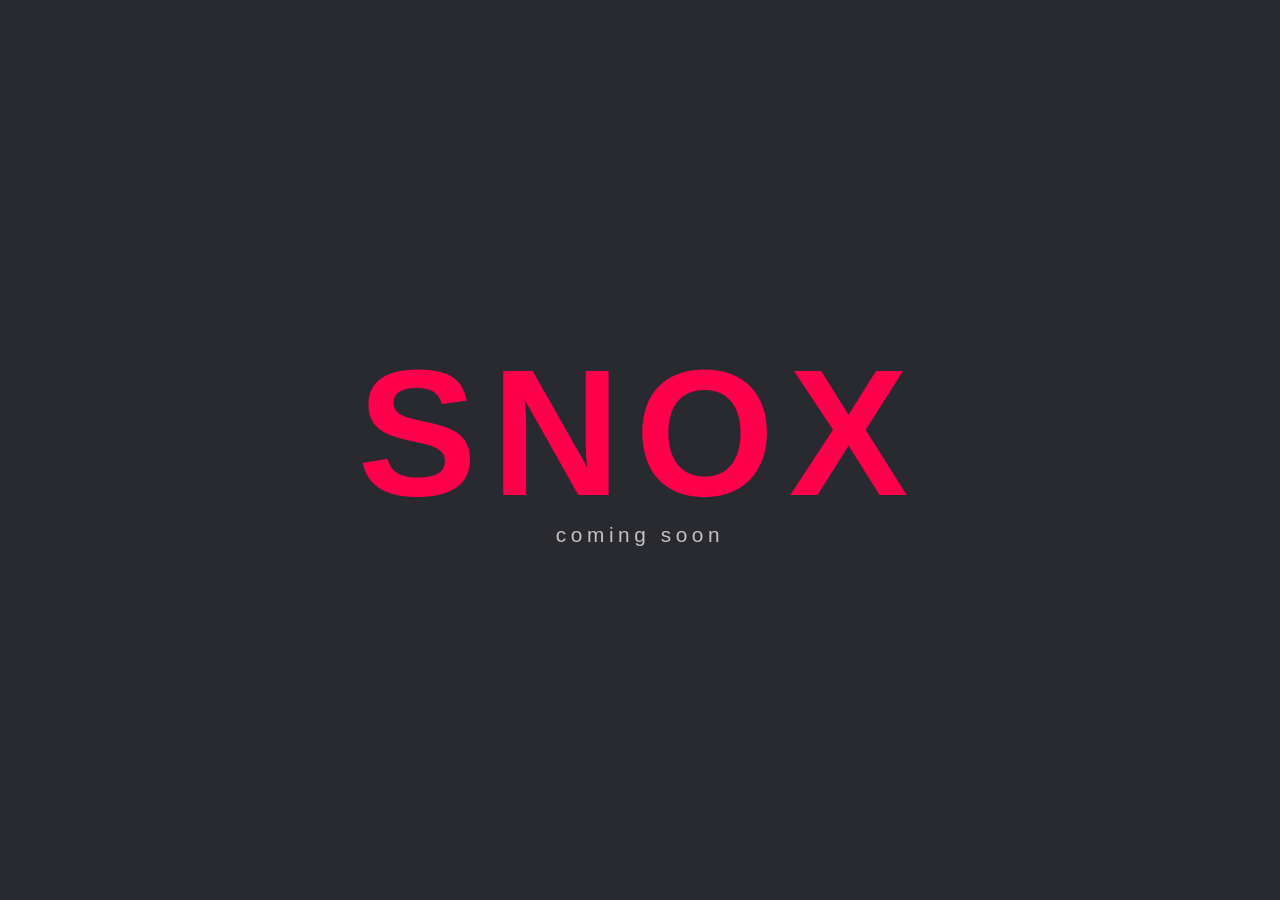
<file: index.html>
<!DOCTYPE html>
<html lang="de">
  <head>
    <meta charset="UTF-8" />
    <meta name="viewport" content="width=device-width, initial-scale=1.0" />
    <title>SnoX</title>
    <link rel="stylesheet" href="style.css" />
  </head>
  <body>
    <main class="landing-page">
      <div class="title-block">
        <h1>SnoX</h1>
        <div class="coming-soon">coming soon</div>
      </div>
    </main>
  </body>
</html>
</file>
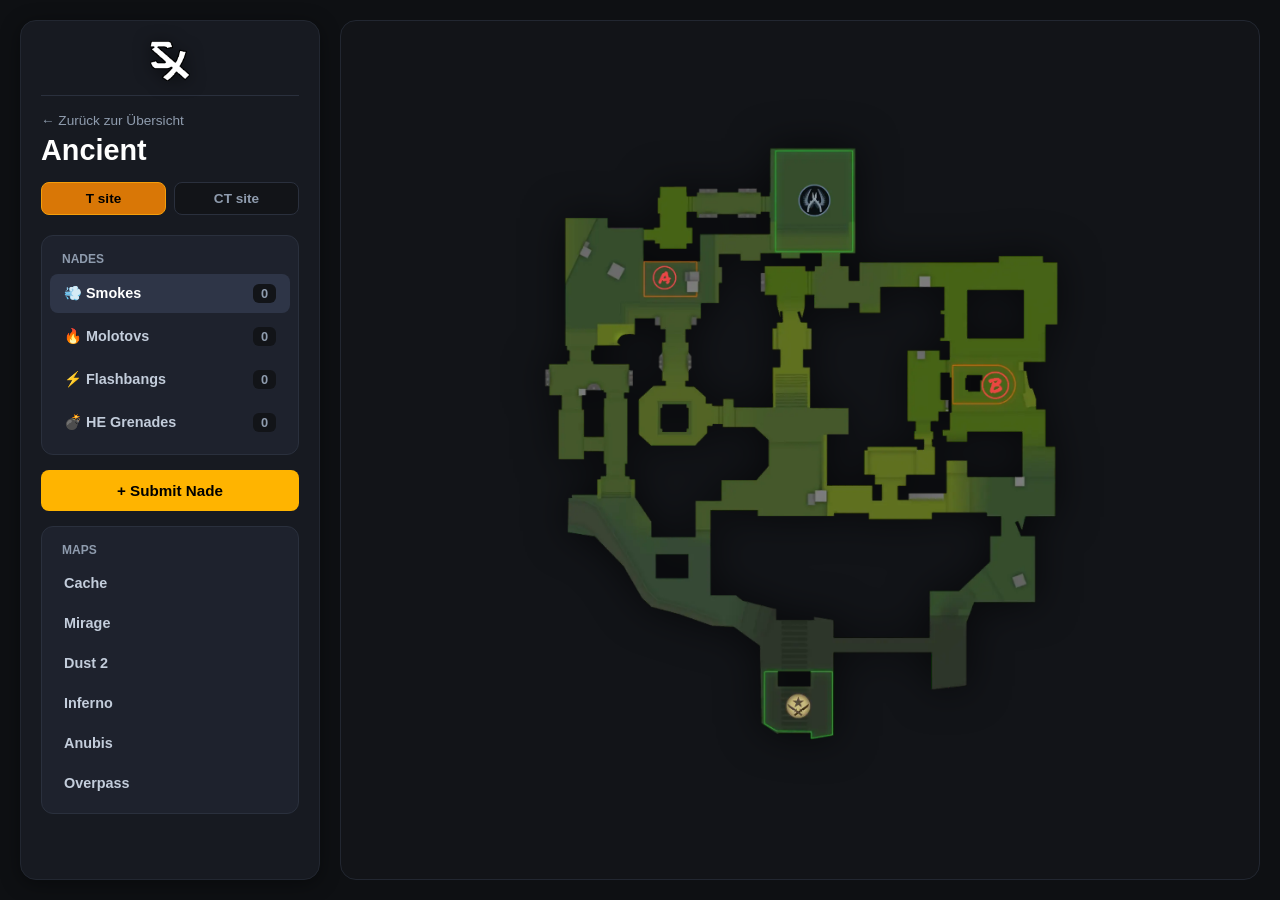
<file: ancient.html>
<!DOCTYPE HTML>
<html lang="de">
<head>
    <title>Ancient - CS2 Nades</title>
    <meta charset="utf-8" />
    <meta name="viewport" content="width=device-width, initial-scale=1" />
    <style>
        * { box-sizing: border-box; }
        body {
            background-color: #0e1013; color: white;
            font-family: 'Segoe UI', Roboto, Helvetica, Arial, sans-serif;
            margin: 0; padding: 20px; display: flex; gap: 20px; height: 100vh; overflow: hidden;
        }
        .sidebar {
            width: 300px; min-width: 300px; background: #171a21; padding: 20px;
            display: flex; flex-direction: column; gap: 15px; overflow-y: auto;
            border: 1px solid #222731; border-radius: 16px; box-shadow: 0 4px 20px rgba(0, 0, 0, 0.4);
        }
        .sidebar-logo-container { text-align: center; padding-bottom: 10px; border-bottom: 1px solid #2a303d; }
        .site-logo {
            height: 40px; width: auto; display: inline-block;
            transition: transform 0.2s ease, filter 0.2s ease; filter: drop-shadow(0 2px 8px rgba(0,0,0,0.5));
        }
        .site-logo:hover { transform: scale(1.05); filter: drop-shadow(0 4px 12px rgba(255,180,0,0.4)); }
        .back-link { color: #8f9cae; text-decoration: none; font-size: 0.85rem; transition: color 0.2s; }
        .back-link:hover { color: #fff; }
        .map-header h1 { margin: 5px 0 0 0; font-size: 1.8rem; }
        .side-filter-container { display: flex; gap: 8px; margin-bottom: 5px; }
        .side-btn {
            flex: 1; padding: 8px; background: #121418; color: #8f9cae;
            border: 1px solid #2a303d; border-radius: 8px; font-weight: bold; font-size: 0.85rem;
            cursor: pointer; transition: all 0.2s; text-align: center;
        }
        .side-btn:hover { background: #282e3d; color: #fff; }
        .side-btn.active.t-side { background: #d97706; color: #000; border-color: #f59e0b; }
        .side-btn.active.ct-side { background: #2563eb; color: #fff; border-color: #3b82f6; }
        .filter-box { background: #1e222d; border-radius: 12px; padding: 8px; border: 1px solid #2a303d; }
        .filter-title { font-size: 0.75rem; color: #8f9cae; text-transform: uppercase; font-weight: bold; padding: 8px 12px; }
        .filter-btn {
            display: flex; justify-content: space-between; align-items: center; width: 100%;
            padding: 10px 14px; margin-bottom: 4px; background: transparent; color: #c3cddb;
            border: none; border-radius: 8px; cursor: pointer; font-weight: 600; font-size: 0.9rem;
            transition: all 0.2s; text-align: left;
        }
        .filter-btn:hover { background: #282e3d; color: #fff; }
        .filter-btn.active { background: #2e3547; color: #fff; }
        .badge { background: #121418; padding: 2px 8px; border-radius: 6px; font-size: 0.8rem; color: #8f9cae; }
        .submit-btn {
            display: flex; justify-content: center; align-items: center; width: 100%;
            padding: 12px 14px; background: #ffb400; color: #000; border-radius: 8px;
            text-decoration: none; font-weight: bold; font-size: 0.95rem; transition: all 0.2s ease;
        }
        .submit-btn:hover { background: #e09e00; transform: translateY(-1px); }
        .map-container {
            flex: 1; display: flex; flex-direction: column; justify-content: center; align-items: center;
            background: #121418; border: 1px solid #222731; border-radius: 16px; padding: 20px;
            height: calc(100vh - 40px); position: relative;
        }
        .radar-box { position: relative; display: inline-block; }
        .radar-img { height: 70vh; width: auto; max-width: 100%; display: block; border-radius: 12px; filter: drop-shadow(0 0 20px rgba(0,0,0,0.6)); }
        .target-pin {
            position: absolute; width: 32px; height: 32px; background: #ffb400; color: black;
            border-radius: 50%; display: flex; align-items: center; justify-content: center;
            font-weight: bold; font-size: 14px; cursor: pointer; transform: translate(-50%, -50%);
            border: 2px solid white; box-shadow: 0 0 12px rgba(0,0,0,0.6); transition: transform 0.2s ease; z-index: 5;
        }
        .target-pin:hover { transform: translate(-50%, -50%) scale(1.25); z-index: 10; }
        .throw-pin {
            position: absolute; width: 36px; height: 36px; background: #3b82f6; color: white;
            border-radius: 50%; display: flex; align-items: center; justify-content: center;
            font-weight: bold; font-size: 16px; cursor: pointer; transform: translate(-50%, -50%);
            border: 2px solid white; box-shadow: 0 0 15px rgba(59, 130, 246, 0.9); transition: transform 0.2s ease; z-index: 5;
        }
        .throw-pin:hover { transform: translate(-50%, -50%) scale(1.3); z-index: 10; }
        .radar-controls { margin-top: 15px; display: flex; gap: 10px; }
        .reset-view-btn {
            background: #2a303d; color: #fff; border: none; padding: 8px 16px;
            border-radius: 8px; font-weight: bold; cursor: pointer; display: none; transition: background 0.2s;
        }
        .reset-view-btn:hover { background: #3b4252; }
        .modal-overlay {
            display: none; position: fixed; top: 0; left: 0; right: 0; bottom: 0;
            background: rgba(0, 0, 0, 0.9); z-index: 100; justify-content: center; align-items: center; padding: 10px;
        }
        .modal-overlay.active { display: flex; }
        .modal-card {
            background: #171a21; border: 1px solid #2a303d; border-radius: 16px; width: 90vw; height: 90vh;
            max-width: 1400px; display: flex; flex-direction: column; padding: 20px 30px; box-shadow: 0 10px 50px rgba(0,0,0,0.95); position: relative;
        }
        .modal-header-area { display: flex; justify-content: space-between; align-items: center; margin-bottom: 15px; }
        .modal-close {
            background: rgba(255, 255, 255, 0.1); border: none; color: #8f9cae; font-size: 1.8rem; line-height: 1;
            width: 40px; height: 40px; border-radius: 50%; cursor: pointer; display: flex; align-items: center; justify-content: center; transition: all 0.2s;
        }
        .modal-close:hover { color: #fff; background: rgba(255, 255, 255, 0.2); }
        .modal-body { flex: 1; overflow-y: auto; display: flex; flex-direction: column; gap: 15px; }
        .throw-option { background: #1e222d; border: 1px solid #2a303d; border-radius: 12px; padding: 20px; display: flex; flex-direction: column; height: 100%; }
        .throw-header { display: flex; justify-content: space-between; align-items: center; margin-bottom: 12px; }
        .technique-badge { background: #ffb400; color: #000; padding: 6px 14px; border-radius: 6px; font-weight: bold; font-size: 0.95rem; }
        .video-container { position: relative; width: 100%; height: 60vh; background: #000; border-radius: 10px; overflow: hidden; }
        .video-container video { width: 100%; height: 100%; object-fit: contain; background: #000; }
    </style>
</head>
<body>
    <aside class="sidebar">
        <div class="sidebar-logo-container">
            <a href="index.html"><img src="assets/images/sx.png" alt="CS2 Nades Logo" class="site-logo"></a>
        </div>
        <div>
            <a href="index.html" class="back-link">← Zurück zur Übersicht</a>
            <div class="map-header"><h1>Ancient</h1></div>
        </div>
        <div class="side-filter-container">
            <button class="side-btn t-side active" id="btn-side-t" onclick="setSideFilter('T')">T site</button>
            <button class="side-btn ct-side" id="btn-side-ct" onclick="setSideFilter('CT')">CT site</button>
        </div>
        <div class="filter-box">
            <div class="filter-title">Nades</div>
            <button class="filter-btn active" onclick="setNadeTypeFilter('smoke', this)"><span>💨 Smokes</span><span class="badge" id="smoke-count">0</span></button>
            <button class="filter-btn" onclick="setNadeTypeFilter('molotov', this)"><span>🔥 Molotovs</span><span class="badge" id="molotov-count">0</span></button>
            <button class="filter-btn" onclick="setNadeTypeFilter('flash', this)"><span>⚡ Flashbangs</span><span class="badge" id="flash-count">0</span></button>
            <button class="filter-btn" onclick="setNadeTypeFilter('he', this)"><span>💣 HE Grenades</span><span class="badge" id="he-count">0</span></button>
        </div>
        <a href="submit.html" class="submit-btn">+ Submit Nade</a>
        <div class="filter-box">
            <div class="filter-title">Maps</div>
            <a href="cache.html" class="filter-btn" style="text-decoration:none;">Cache</a>
            <a href="mirage.html" class="filter-btn" style="text-decoration:none;">Mirage</a>
            <a href="dust2.html" class="filter-btn" style="text-decoration:none;">Dust 2</a>
            <a href="inferno.html" class="filter-btn" style="text-decoration:none;">Inferno</a>
            <a href="anubis.html" class="filter-btn" style="text-decoration:none;">Anubis</a>
            <a href="overpass.html" class="filter-btn" style="text-decoration:none;">Overpass</a>
        </div>
    </aside>
    <main class="map-container">
        <div class="radar-box" id="radar-box">
            <img src="assets/images/ancient-radar.webp" alt="Ancient Radar" class="radar-img" id="radar-img">
        </div>
        <div class="radar-controls">
            <button class="reset-view-btn" id="reset-btn" onclick="resetRadarView()">← Zurück zu allen Zielorten</button>
        </div>
    </main>
    <div class="modal-overlay" id="modal-overlay">
        <div class="modal-card">
            <div class="modal-header-area">
                <h2 id="modal-title" style="margin:0; color:#ffb400; font-size:1.5rem;">Wurf-Video</h2>
                <button class="modal-close" onclick="closeModal()">&times;</button>
            </div>
            <div class="modal-body" id="modal-content"></div>
        </div>
    </div>
    <script>
        // DATEN FÜR Nades (mit Eigenschaft side: "T" oder "CT")
        const nadesData = [
            /* Beispiel-Eintrag für Nades:
            {
                id: "target-1",
                title: "Dust 2 Smoke: Long A Crossing",
                side: "T", // "T" oder "CT"
                targetPosition: { top: 40.0, left: 50.0 },
                throws: [
                    {
                        from: "T Spawn",
                        technique: "Standard",
                        videoUrl: "assets/videos/map-location-nadetype.mp4",
                        throwPosition: { top: 80.0, left: 30.0 }
                    }
                ]
            }
            */
        ];
        let currentSide = "T";
        let currentType = "smoke";
        const radarBox = document.getElementById('radar-box');
        const resetBtn = document.getElementById('reset-btn');
        function setSideFilter(side) {
            currentSide = side;
            if(side === 'T') {
                document.getElementById('btn-side-t').classList.add('active');
                document.getElementById('btn-side-ct').classList.remove('active');
            } else {
                document.getElementById('btn-side-ct').classList.add('active');
                document.getElementById('btn-side-t').classList.remove('active');
            }
            renderTargetPins();
        }
        function setNadeTypeFilter(type, btnElement) {
            currentType = type;
            document.querySelectorAll('.filter-box .filter-btn').forEach(b => b.classList.remove('active'));
            btnElement.classList.add('active');
            renderTargetPins();
        }
        function renderTargetPins() {
            document.querySelectorAll('.target-pin, .throw-pin').forEach(p => p.remove());
            resetBtn.style.display = 'none';
            nadesData.forEach(nade => {
                const validThrowsForSide = nade.throws.filter(t => t.side === currentSide);
                if (nade.type === currentType && validThrowsForSide.length > 0) {
                    const pin = document.createElement('div');
                    pin.className = 'target-pin';
                    pin.style.top = nade.targetPosition.top + '%';
                    pin.style.left = nade.targetPosition.left + '%';
                    pin.innerText = validThrowsForSide.length;
                    pin.title = `${nade.title} (${validThrowsForSide.length} Wurfoptionen)`;
                    pin.onclick = () => showThrowPinsForTarget(nade, validThrowsForSide);
                    radarBox.appendChild(pin);
                }
            });
            document.getElementById('smoke-count').innerText = nadesData.filter(n => n.type === 'smoke' && n.throws.some(t => t.side === currentSide)).length;
            document.getElementById('molotov-count').innerText = nadesData.filter(n => n.type === 'molotov' && n.throws.some(t => t.side === currentSide)).length;
            document.getElementById('flash-count').innerText = nadesData.filter(n => n.type === 'flash' && n.throws.some(t => t.side === currentSide)).length;
            document.getElementById('he-count').innerText = nadesData.filter(n => n.type === 'he' && n.throws.some(t => t.side === currentSide)).length;
        }
        function showThrowPinsForTarget(nade, validThrows) {
            document.querySelectorAll('.target-pin').forEach(p => p.remove());
            validThrows.forEach(t => {
                const throwPin = document.createElement('div');
                throwPin.className = 'throw-pin';
                throwPin.style.top = t.throwPosition.top + '%';
                throwPin.style.left = t.throwPosition.left + '%';
                throwPin.innerHTML = '🏃';
                throwPin.title = `Wurf von ${t.from} (${t.technique})`;
                throwPin.onclick = () => openVideoModal(nade, t);
                radarBox.appendChild(throwPin);
            });
            resetBtn.style.display = 'block';
        }
        function resetRadarView() { renderTargetPins(); }
        function openVideoModal(nade, throwObj) {
            document.getElementById('modal-title').innerText = `📹 ${nade.title} (Von ${throwObj.from})`;
            const contentContainer = document.getElementById('modal-content');
            contentContainer.innerHTML = `
                <div class="throw-option">
                    <div class="throw-header">
                        <strong style="font-size:1.2rem; color:#fff;">🏃 Von ${throwObj.from}</strong>
                        <span class="technique-badge">${throwObj.technique}</span>
                    </div>
                    <div class="video-container">
                        <video id="active-video" controls autoplay loop muted playsinline>
                            <source src="${throwObj.videoUrl}" type="video/mp4">
                            Dein Browser unterstützt kein HTML5-Video.
                        </video>
                    </div>
                </div>
            `;
            document.getElementById('modal-overlay').classList.add('active');
            const videoEl = document.getElementById('active-video');
            if (videoEl) {
                videoEl.load();
                let playPromise = videoEl.play();
                if (playPromise !== undefined) {
                    playPromise.catch(error => { console.log("Autoplay blockiert:", error); });
                }
            }
        }
        function closeModal() {
            document.getElementById('modal-overlay').classList.remove('active');
            document.getElementById('modal-content').innerHTML = '';
        }
        document.getElementById('modal-overlay').onclick = (e) => {
            if (e.target.id === 'modal-overlay') closeModal();
        };
        renderTargetPins();
    </script>
</body>
</html>
</file>
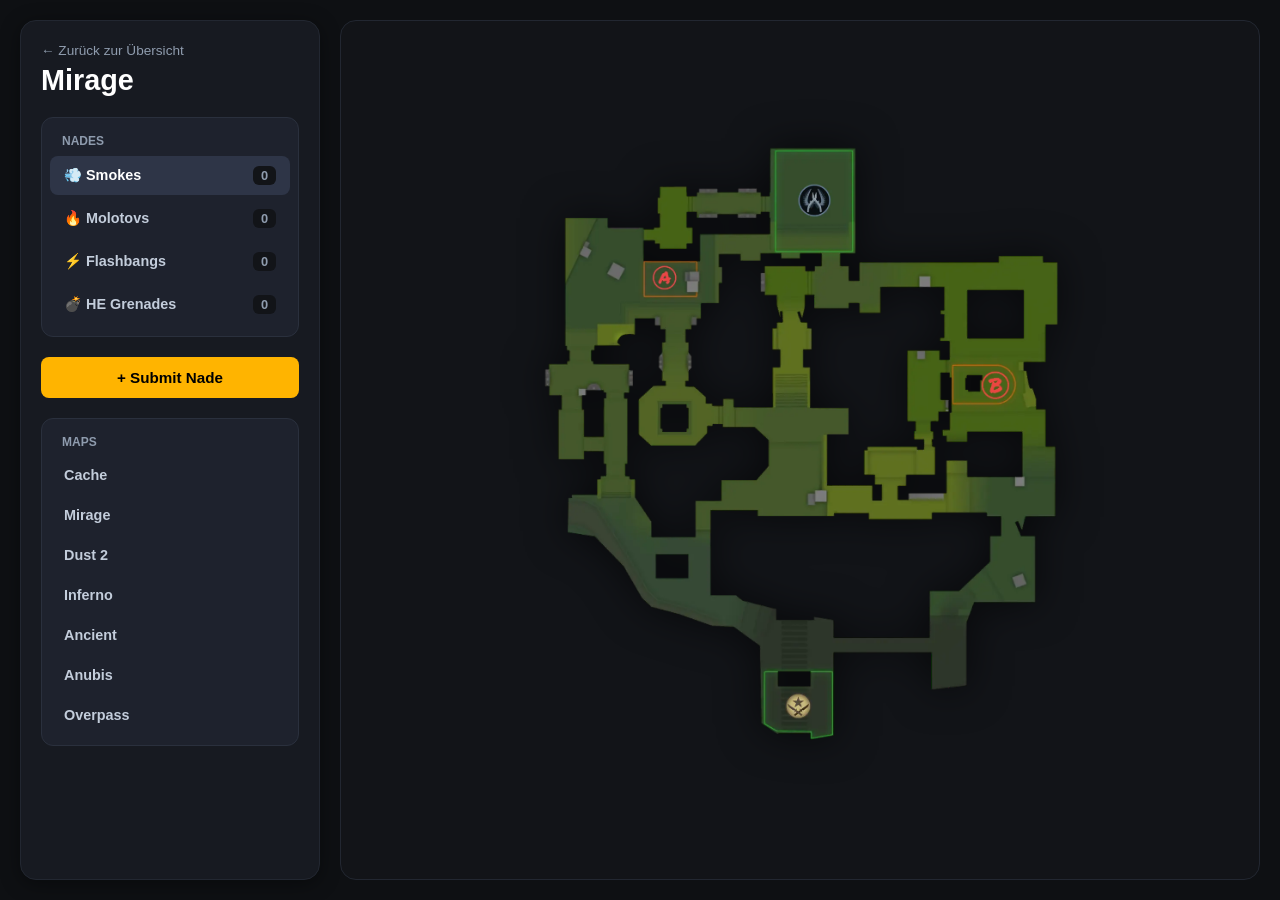
<file: Ancient.html>
<!DOCTYPE HTML>
<html lang="de">
<head>
    <!-- HIER ANPASSEN: Map-Name im Titel -->
    <title>Ancient - CS2 Nades</title>
    <meta charset="utf-8" />
    <meta name="viewport" content="width=device-width, initial-scale=1" />
    <style>
        * { box-sizing: border-box; }

        body {
            background-color: #0e1013;
            color: white;
            font-family: 'Segoe UI', Roboto, Helvetica, Arial, sans-serif;
            margin: 0;
            padding: 20px;
            display: flex;
            gap: 20px;
            height: 100vh;
            overflow: hidden;
        }

        /* Linke Seitenleiste */
        .sidebar {
            width: 300px;
            min-width: 300px;
            background: #171a21;
            padding: 20px;
            display: flex;
            flex-direction: column;
            gap: 20px;
            overflow-y: auto;
            border: 1px solid #222731;
            border-radius: 16px;
            box-shadow: 0 4px 20px rgba(0, 0, 0, 0.4);
        }

        .back-link {
            color: #8f9cae;
            text-decoration: none;
            font-size: 0.85rem;
            transition: color 0.2s;
        }
        .back-link:hover { color: #fff; }

        .map-header h1 {
            margin: 5px 0 0 0;
            font-size: 1.8rem;
        }

        .filter-box {
            background: #1e222d;
            border-radius: 12px;
            padding: 8px;
            border: 1px solid #2a303d;
        }

        .filter-title {
            font-size: 0.75rem;
            color: #8f9cae;
            text-transform: uppercase;
            font-weight: bold;
            padding: 8px 12px;
        }

        .filter-btn {
            display: flex;
            justify-content: space-between;
            align-items: center;
            width: 100%;
            padding: 10px 14px;
            margin-bottom: 4px;
            background: transparent;
            color: #c3cddb;
            border: none;
            border-radius: 8px;
            cursor: pointer;
            font-weight: 600;
            font-size: 0.9rem;
            transition: all 0.2s;
            text-align: left;
        }
        .filter-btn:hover { background: #282e3d; color: #fff; }
        .filter-btn.active { background: #2e3547; color: #fff; }

        .badge {
            background: #121418;
            padding: 2px 8px;
            border-radius: 6px;
            font-size: 0.8rem;
            color: #8f9cae;
        }

        .submit-btn {
            display: flex;
            justify-content: center;
            align-items: center;
            width: 100%;
            padding: 12px 14px;
            background: #ffb400;
            color: #000;
            border-radius: 8px;
            text-decoration: none;
            font-weight: bold;
            font-size: 0.95rem;
            transition: all 0.2s ease;
        }
        .submit-btn:hover { background: #e09e00; transform: translateY(-1px); }

        /* Rechter Radar-Bereich */
        .map-container {
            flex: 1;
            display: flex;
            flex-direction: column;
            justify-content: center;
            align-items: center;
            background: #121418;
            border: 1px solid #222731;
            border-radius: 16px;
            padding: 20px;
            height: calc(100vh - 40px);
            position: relative;
        }

        .radar-box {
            position: relative;
            display: inline-block;
        }

        .radar-img {
            height: 70vh;
            width: auto;
            max-width: 100%;
            display: block;
            border-radius: 12px;
            filter: drop-shadow(0 0 20px rgba(0,0,0,0.6));
        }

        /* Target Pins auf dem Radar */
        .target-pin {
            position: absolute;
            width: 32px;
            height: 32px;
            background: #ffb400;
            color: black;
            border-radius: 50%;
            display: flex;
            align-items: center;
            justify-content: center;
            font-weight: bold;
            font-size: 14px;
            cursor: pointer;
            transform: translate(-50%, -50%);
            border: 2px solid white;
            box-shadow: 0 0 12px rgba(0,0,0,0.6);
            transition: transform 0.2s ease;
            z-index: 5;
        }
        .target-pin:hover {
            transform: translate(-50%, -50%) scale(1.25);
            z-index: 10;
        }

        /* Abwurf-Pin direkt auf dem Haupt-Radar */
        .throw-pin {
            position: absolute;
            width: 36px;
            height: 36px;
            background: #3b82f6;
            color: white;
            border-radius: 50%;
            display: flex;
            align-items: center;
            justify-content: center;
            font-weight: bold;
            font-size: 16px;
            cursor: pointer;
            transform: translate(-50%, -50%);
            border: 2px solid white;
            box-shadow: 0 0 15px rgba(59, 130, 246, 0.9);
            transition: transform 0.2s ease;
            z-index: 5;
        }
        .throw-pin:hover {
            transform: translate(-50%, -50%) scale(1.3);
            z-index: 10;
        }

        .radar-controls {
            margin-top: 15px;
            display: flex;
            gap: 10px;
        }

        .reset-view-btn {
            background: #2a303d;
            color: #fff;
            border: none;
            padding: 8px 16px;
            border-radius: 8px;
            font-weight: bold;
            cursor: pointer;
            display: none;
            transition: background 0.2s;
        }
        .reset-view-btn:hover { background: #3b4252; }

        /* Pop-up Modal nur für das Video */
        .modal-overlay {
            display: none;
            position: fixed;
            top: 0; left: 0; right: 0; bottom: 0;
            background: rgba(0, 0, 0, 0.9);
            z-index: 100;
            justify-content: center;
            align-items: center;
            padding: 10px;
        }
        .modal-overlay.active { display: flex; }

        .modal-card {
            background: #171a21;
            border: 1px solid #2a303d;
            border-radius: 16px;
            width: 90vw;
            height: 90vh;
            max-width: 1400px;
            display: flex;
            flex-direction: column;
            padding: 20px 30px;
            box-shadow: 0 10px 50px rgba(0,0,0,0.95);
            position: relative;
        }

        .modal-header-area {
            display: flex;
            justify-content: space-between;
            align-items: center;
            margin-bottom: 15px;
        }

        .modal-close {
            background: rgba(255, 255, 255, 0.1);
            border: none;
            color: #8f9cae;
            font-size: 1.8rem;
            line-height: 1;
            width: 40px;
            height: 40px;
            border-radius: 50%;
            cursor: pointer;
            display: flex;
            align-items: center;
            justify-content: center;
            transition: all 0.2s;
        }
        .modal-close:hover { color: #fff; background: rgba(255, 255, 255, 0.2); }

        .modal-body {
            flex: 1;
            overflow-y: auto;
            display: flex;
            flex-direction: column;
            gap: 15px;
        }

        .throw-option {
            background: #1e222d;
            border: 1px solid #2a303d;
            border-radius: 12px;
            padding: 20px;
            display: flex;
            flex-direction: column;
            height: 100%;
        }

        .throw-header {
            display: flex;
            justify-content: space-between;
            align-items: center;
            margin-bottom: 12px;
        }

        .technique-badge {
            background: #ffb400;
            color: #000;
            padding: 6px 14px;
            border-radius: 6px;
            font-weight: bold;
            font-size: 0.95rem;
        }

        .video-container {
            position: relative;
            width: 100%;
            height: 60vh;
            background: #000;
            border-radius: 10px;
            overflow: hidden;
        }

        .video-container video {
            width: 100%;
            height: 100%;
            object-fit: contain;
            background: #000;
        }
    </style>
</head>
<body>

    <!-- Linke Seitenleiste -->
    <aside class="sidebar">
        <div>
            <a href="index.html" class="back-link">← Zurück zur Übersicht</a>
            <div class="map-header">
                <!-- HIER ANPASSEN: Name der Map in der Anzeige -->
                <h1 id="map-name-heading">Mirage</h1>
            </div>
        </div>

        <!-- Filter-Boxen -->
        <div class="filter-box">
            <div class="filter-title">Nades</div>
            <button class="filter-btn active">
                <span>💨 Smokes</span>
                <span class="badge" id="smoke-count">0</span>
            </button>
            <button class="filter-btn">
                <span>🔥 Molotovs</span>
                <span class="badge" id="molotov-count">0</span>
            </button>
            <button class="filter-btn">
                <span>⚡ Flashbangs</span>
                <span class="badge" id="flash-count">0</span>
            </button>
            <button class="filter-btn">
                <span>💣 HE Grenades</span>
                <span class="badge" id="he-count">0</span>
            </button>
        </div>

        <a href="submit.html" class="submit-btn">+ Submit Nade</a>

        <div class="filter-box">
            <div class="filter-title">Maps</div>
            <a href="cache.html" class="filter-btn" style="text-decoration:none;">Cache</a>
            <a href="mirage.html" class="filter-btn" style="text-decoration:none;">Mirage</a>
            <a href="dust2.html" class="filter-btn" style="text-decoration:none;">Dust 2</a>
            <a href="inferno.html" class="filter-btn" style="text-decoration:none;">Inferno</a>
            <a href="ancient.html" class="filter-btn" style="text-decoration:none;">Ancient</a>
            <a href="anubis.html" class="filter-btn" style="text-decoration:none;">Anubis</a>
            <a href="overpass.html" class="filter-btn" style="text-decoration:none;">Overpass</a>
        </div>
    </aside>

    <!-- Radar-Bereich (Hauptfenster) -->
    <main class="map-container">
        <div class="radar-box" id="radar-box">
            <!-- HIER ANPASSEN: Pfad zum Radar-Bild der jeweiligen Map (z.B. assets/images/mirage-radar.webp) -->
            <img src="assets/images/ancient-radar.webp" alt="Map Radar" class="radar-img" id="radar-img">
        </div>
        <div class="radar-controls">
            <button class="reset-view-btn" id="reset-btn" onclick="resetRadarView()">← Zurück zu allen Zielorten</button>
        </div>
    </main>

    <!-- Modal Fenster nur für Video -->
    <div class="modal-overlay" id="modal-overlay">
        <div class="modal-card">
            <div class="modal-header-area">
                <h2 id="modal-title" style="margin:0; color:#ffb400; font-size:1.5rem;">Wurf-Video</h2>
                <button class="modal-close" onclick="closeModal()">&times;</button>
            </div>
            <div class="modal-body" id="modal-content"></div>
        </div>
    </div>

    <script>
        // HIER TRÄGST DU SPÄTER DIE DATEN FÜR DIE MAP EIN
        const nadesData = [
            /* Beispiel-Eintrag:
            {
                id: "target-1",
                title: "Mirage Smoke: Stairs",
                type: "smoke", // Optionen: 'smoke', 'molotov', 'flash', 'he'
                targetPosition: { top: 40.0, left: 50.0 },
                throws: [
                    {
                        from: "T Spawn",
                        technique: "Jump Throw",
                        videoUrl: "assets/videos/mirage-stairs-smoke.mp4",
                        throwPosition: { top: 80.0, left: 30.0 }
                    }
                ]
            }
            */
        ];

        const radarBox = document.getElementById('radar-box');
        const resetBtn = document.getElementById('reset-btn');

        function renderTargetPins() {
            document.querySelectorAll('.target-pin, .throw-pin').forEach(p => p.remove());
            resetBtn.style.display = 'none';

            let smokeCount = 0, molotovCount = 0, flashCount = 0, heCount = 0;

            nadesData.forEach(nade => {
                if (nade.type === 'smoke') smokeCount++;
                if (nade.type === 'molotov') molotovCount++;
                if (nade.type === 'flash') flashCount++;
                if (nade.type === 'he') heCount++;

                const pin = document.createElement('div');
                pin.className = 'target-pin';
                pin.style.top = nade.targetPosition.top + '%';
                pin.style.left = nade.targetPosition.left + '%';
                pin.innerText = nade.throws.length;
                pin.title = `${nade.title} (${nade.throws.length} Wurfoptionen)`;

                pin.onclick = () => showThrowPinsForTarget(nade);
                radarBox.appendChild(pin);
            });

            document.getElementById('smoke-count').innerText = smokeCount;
            document.getElementById('molotov-count').innerText = molotovCount;
            document.getElementById('flash-count').innerText = flashCount;
            document.getElementById('he-count').innerText = heCount;
        }

        function showThrowPinsForTarget(nade) {
            document.querySelectorAll('.target-pin').forEach(p => p.remove());

            nade.throws.forEach(t => {
                const throwPin = document.createElement('div');
                throwPin.className = 'throw-pin';
                throwPin.style.top = t.throwPosition.top + '%';
                throwPin.style.left = t.throwPosition.left + '%';
                throwPin.innerHTML = '🏃';
                throwPin.title = `Wurf von ${t.from} (${t.technique})`;

                throwPin.onclick = () => openVideoModal(nade, t);
                radarBox.appendChild(throwPin);
            });

            resetBtn.style.display = 'block';
        }

        function resetRadarView() {
            renderTargetPins();
        }

        function openVideoModal(nade, throwObj) {
            document.getElementById('modal-title').innerText = `📹 ${nade.title} (Von ${throwObj.from})`;
            const contentContainer = document.getElementById('modal-content');
            
            contentContainer.innerHTML = `
                <div class="throw-option">
                    <div class="throw-header">
                        <strong style="font-size:1.2rem; color:#fff;">🏃 Von ${throwObj.from}</strong>
                        <span class="technique-badge">${throwObj.technique}</span>
                    </div>
                    <div class="video-container">
                        <video id="active-video" controls autoplay loop muted playsinline>
                            <source src="${throwObj.videoUrl}" type="video/mp4">
                            Dein Browser unterstützt kein HTML5-Video.
                        </video>
                    </div>
                </div>
            `;

            document.getElementById('modal-overlay').classList.add('active');

            const videoEl = document.getElementById('active-video');
            if (videoEl) {
                videoEl.load();
                let playPromise = videoEl.play();
                if (playPromise !== undefined) {
                    playPromise.catch(error => {
                        console.log("Autoplay blockiert:", error);
                    });
                }
            }
        }

        function closeModal() {
            document.getElementById('modal-overlay').classList.remove('active');
            document.getElementById('modal-content').innerHTML = '';
        }

        document.getElementById('modal-overlay').onclick = (e) => {
            if (e.target.id === 'modal-overlay') closeModal();
        };

        renderTargetPins();
    </script>
</body>
</html>
</file>
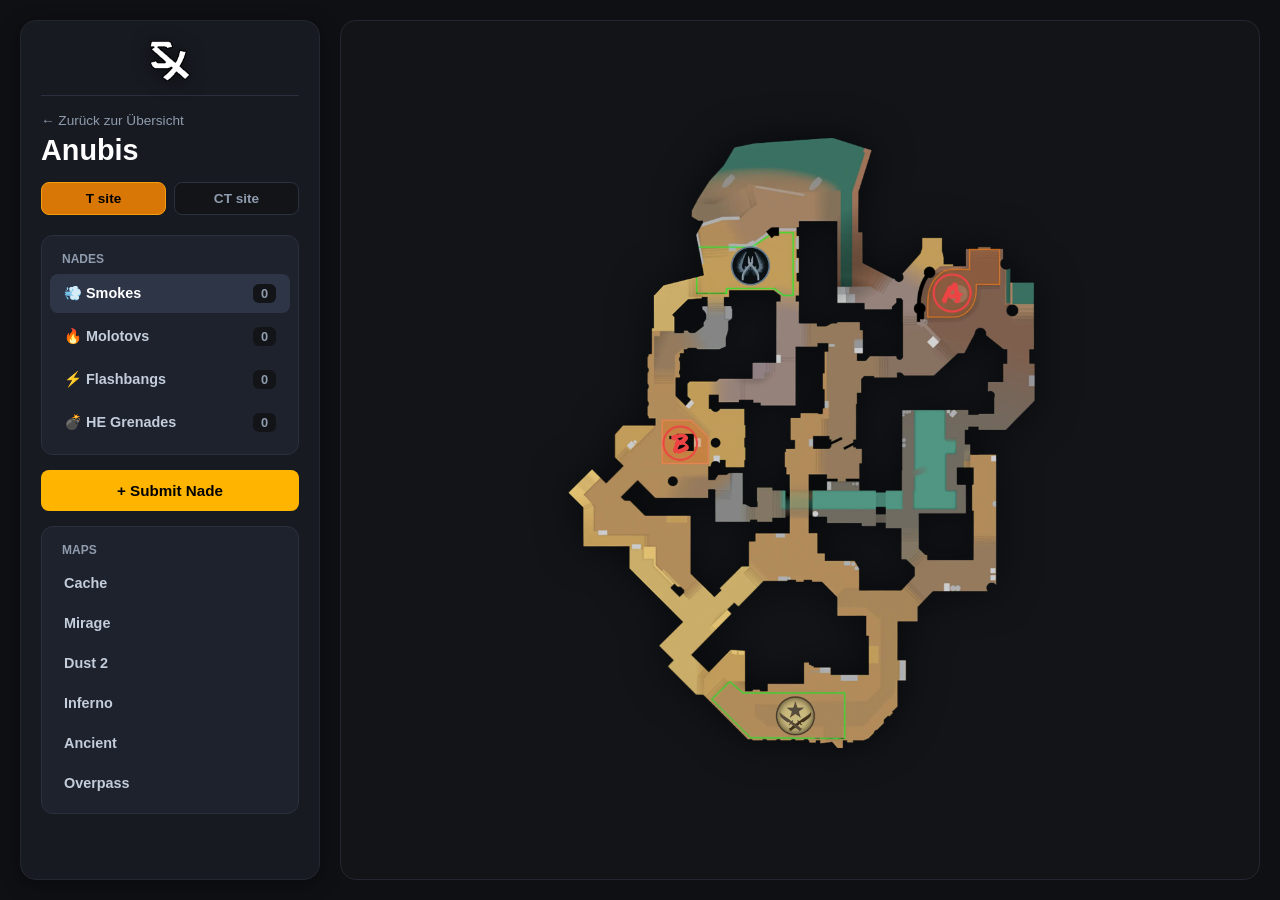
<file: anubis.html>
<!DOCTYPE HTML>
<html lang="de">
<head>
    <title>Anubis - CS2 Nades</title>
    <meta charset="utf-8" />
    <meta name="viewport" content="width=device-width, initial-scale=1" />
    <style>
        * { box-sizing: border-box; }
        body {
            background-color: #0e1013; color: white;
            font-family: 'Segoe UI', Roboto, Helvetica, Arial, sans-serif;
            margin: 0; padding: 20px; display: flex; gap: 20px; height: 100vh; overflow: hidden;
        }
        .sidebar {
            width: 300px; min-width: 300px; background: #171a21; padding: 20px;
            display: flex; flex-direction: column; gap: 15px; overflow-y: auto;
            border: 1px solid #222731; border-radius: 16px; box-shadow: 0 4px 20px rgba(0, 0, 0, 0.4);
        }
        .sidebar-logo-container { text-align: center; padding-bottom: 10px; border-bottom: 1px solid #2a303d; }
        .site-logo {
            height: 40px; width: auto; display: inline-block;
            transition: transform 0.2s ease, filter 0.2s ease; filter: drop-shadow(0 2px 8px rgba(0,0,0,0.5));
        }
        .site-logo:hover { transform: scale(1.05); filter: drop-shadow(0 4px 12px rgba(255,180,0,0.4)); }
        .back-link { color: #8f9cae; text-decoration: none; font-size: 0.85rem; transition: color 0.2s; }
        .back-link:hover { color: #fff; }
        .map-header h1 { margin: 5px 0 0 0; font-size: 1.8rem; }
        .side-filter-container { display: flex; gap: 8px; margin-bottom: 5px; }
        .side-btn {
            flex: 1; padding: 8px; background: #121418; color: #8f9cae;
            border: 1px solid #2a303d; border-radius: 8px; font-weight: bold; font-size: 0.85rem;
            cursor: pointer; transition: all 0.2s; text-align: center;
        }
        .side-btn:hover { background: #282e3d; color: #fff; }
        .side-btn.active.t-side { background: #d97706; color: #000; border-color: #f59e0b; }
        .side-btn.active.ct-side { background: #2563eb; color: #fff; border-color: #3b82f6; }
        .filter-box { background: #1e222d; border-radius: 12px; padding: 8px; border: 1px solid #2a303d; }
        .filter-title { font-size: 0.75rem; color: #8f9cae; text-transform: uppercase; font-weight: bold; padding: 8px 12px; }
        .filter-btn {
            display: flex; justify-content: space-between; align-items: center; width: 100%;
            padding: 10px 14px; margin-bottom: 4px; background: transparent; color: #c3cddb;
            border: none; border-radius: 8px; cursor: pointer; font-weight: 600; font-size: 0.9rem;
            transition: all 0.2s; text-align: left;
        }
        .filter-btn:hover { background: #282e3d; color: #fff; }
        .filter-btn.active { background: #2e3547; color: #fff; }
        .badge { background: #121418; padding: 2px 8px; border-radius: 6px; font-size: 0.8rem; color: #8f9cae; }
        .submit-btn {
            display: flex; justify-content: center; align-items: center; width: 100%;
            padding: 12px 14px; background: #ffb400; color: #000; border-radius: 8px;
            text-decoration: none; font-weight: bold; font-size: 0.95rem; transition: all 0.2s ease;
        }
        .submit-btn:hover { background: #e09e00; transform: translateY(-1px); }
        .map-container {
            flex: 1; display: flex; flex-direction: column; justify-content: center; align-items: center;
            background: #121418; border: 1px solid #222731; border-radius: 16px; padding: 20px;
            height: calc(100vh - 40px); position: relative;
        }
        .radar-box { position: relative; display: inline-block; }
        .radar-img { height: 70vh; width: auto; max-width: 100%; display: block; border-radius: 12px; filter: drop-shadow(0 0 20px rgba(0,0,0,0.6)); }
        .target-pin {
            position: absolute; width: 32px; height: 32px; background: #ffb400; color: black;
            border-radius: 50%; display: flex; align-items: center; justify-content: center;
            font-weight: bold; font-size: 14px; cursor: pointer; transform: translate(-50%, -50%);
            border: 2px solid white; box-shadow: 0 0 12px rgba(0,0,0,0.6); transition: transform 0.2s ease; z-index: 5;
        }
        .target-pin:hover { transform: translate(-50%, -50%) scale(1.25); z-index: 10; }
        .throw-pin {
            position: absolute; width: 36px; height: 36px; background: #3b82f6; color: white;
            border-radius: 50%; display: flex; align-items: center; justify-content: center;
            font-weight: bold; font-size: 16px; cursor: pointer; transform: translate(-50%, -50%);
            border: 2px solid white; box-shadow: 0 0 15px rgba(59, 130, 246, 0.9); transition: transform 0.2s ease; z-index: 5;
        }
        .throw-pin:hover { transform: translate(-50%, -50%) scale(1.3); z-index: 10; }
        .radar-controls { margin-top: 15px; display: flex; gap: 10px; }
        .reset-view-btn {
            background: #2a303d; color: #fff; border: none; padding: 8px 16px;
            border-radius: 8px; font-weight: bold; cursor: pointer; display: none; transition: background 0.2s;
        }
        .reset-view-btn:hover { background: #3b4252; }
        .modal-overlay {
            display: none; position: fixed; top: 0; left: 0; right: 0; bottom: 0;
            background: rgba(0, 0, 0, 0.9); z-index: 100; justify-content: center; align-items: center; padding: 10px;
        }
        .modal-overlay.active { display: flex; }
        .modal-card {
            background: #171a21; border: 1px solid #2a303d; border-radius: 16px; width: 90vw; height: 90vh;
            max-width: 1400px; display: flex; flex-direction: column; padding: 20px 30px; box-shadow: 0 10px 50px rgba(0,0,0,0.95); position: relative;
        }
        .modal-header-area { display: flex; justify-content: space-between; align-items: center; margin-bottom: 15px; }
        .modal-close {
            background: rgba(255, 255, 255, 0.1); border: none; color: #8f9cae; font-size: 1.8rem; line-height: 1;
            width: 40px; height: 40px; border-radius: 50%; cursor: pointer; display: flex; align-items: center; justify-content: center; transition: all 0.2s;
        }
        .modal-close:hover { color: #fff; background: rgba(255, 255, 255, 0.2); }
        .modal-body { flex: 1; overflow-y: auto; display: flex; flex-direction: column; gap: 15px; }
        .throw-option { background: #1e222d; border: 1px solid #2a303d; border-radius: 12px; padding: 20px; display: flex; flex-direction: column; height: 100%; }
        .throw-header { display: flex; justify-content: space-between; align-items: center; margin-bottom: 12px; }
        .technique-badge { background: #ffb400; color: #000; padding: 6px 14px; border-radius: 6px; font-weight: bold; font-size: 0.95rem; }
        .video-container { position: relative; width: 100%; height: 60vh; background: #000; border-radius: 10px; overflow: hidden; }
        .video-container video { width: 100%; height: 100%; object-fit: contain; background: #000; }
    </style>
</head>
<body>
    <aside class="sidebar">
        <div class="sidebar-logo-container">
            <a href="index.html"><img src="assets/images/sx.png" alt="CS2 Nades Logo" class="site-logo"></a>
        </div>
        <div>
            <a href="index.html" class="back-link">← Zurück zur Übersicht</a>
            <div class="map-header"><h1>Anubis</h1></div>
        </div>
        <div class="side-filter-container">
            <button class="side-btn t-side active" id="btn-side-t" onclick="setSideFilter('T')">T site</button>
            <button class="side-btn ct-side" id="btn-side-ct" onclick="setSideFilter('CT')">CT site</button>
        </div>
        <div class="filter-box">
            <div class="filter-title">Nades</div>
            <button class="filter-btn active" onclick="setNadeTypeFilter('smoke', this)"><span>💨 Smokes</span><span class="badge" id="smoke-count">0</span></button>
            <button class="filter-btn" onclick="setNadeTypeFilter('molotov', this)"><span>🔥 Molotovs</span><span class="badge" id="molotov-count">0</span></button>
            <button class="filter-btn" onclick="setNadeTypeFilter('flash', this)"><span>⚡ Flashbangs</span><span class="badge" id="flash-count">0</span></button>
            <button class="filter-btn" onclick="setNadeTypeFilter('he', this)"><span>💣 HE Grenades</span><span class="badge" id="he-count">0</span></button>
        </div>
        <a href="submit.html" class="submit-btn">+ Submit Nade</a>
        <div class="filter-box">
            <div class="filter-title">Maps</div>
            <a href="cache.html" class="filter-btn" style="text-decoration:none;">Cache</a>
            <a href="mirage.html" class="filter-btn" style="text-decoration:none;">Mirage</a>
            <a href="dust2.html" class="filter-btn" style="text-decoration:none;">Dust 2</a>
            <a href="inferno.html" class="filter-btn" style="text-decoration:none;">Inferno</a>
            <a href="ancient.html" class="filter-btn" style="text-decoration:none;">Ancient</a>
            <a href="overpass.html" class="filter-btn" style="text-decoration:none;">Overpass</a>
        </div>
    </aside>
    <main class="map-container">
        <div class="radar-box" id="radar-box">
            <img src="assets/images/anubis-radar.webp" alt="Anubis Radar" class="radar-img" id="radar-img">
        </div>
        <div class="radar-controls">
            <button class="reset-view-btn" id="reset-btn" onclick="resetRadarView()">← Zurück zu allen Zielorten</button>
        </div>
    </main>
    <div class="modal-overlay" id="modal-overlay">
        <div class="modal-card">
            <div class="modal-header-area">
                <h2 id="modal-title" style="margin:0; color:#ffb400; font-size:1.5rem;">Wurf-Video</h2>
                <button class="modal-close" onclick="closeModal()">&times;</button>
            </div>
            <div class="modal-body" id="modal-content"></div>
        </div>
    </div>
    <script>
        // DATEN FÜR Nades (mit Eigenschaft side: "T" oder "CT")
        const nadesData = [
            /* Beispiel-Eintrag für Nades:
            {
                id: "target-1",
                title: "Dust 2 Smoke: Long A Crossing",
                side: "T", // "T" oder "CT"
                targetPosition: { top: 40.0, left: 50.0 },
                throws: [
                    {
                        from: "T Spawn",
                        technique: "Standard",
                        videoUrl: "assets/videos/map-location-nadetype.mp4",
                        throwPosition: { top: 80.0, left: 30.0 }
                    }
                ]
            }
            */
        ];
        let currentSide = "T";
        let currentType = "smoke";
        const radarBox = document.getElementById('radar-box');
        const resetBtn = document.getElementById('reset-btn');
        function setSideFilter(side) {
            currentSide = side;
            if(side === 'T') {
                document.getElementById('btn-side-t').classList.add('active');
                document.getElementById('btn-side-ct').classList.remove('active');
            } else {
                document.getElementById('btn-side-ct').classList.add('active');
                document.getElementById('btn-side-t').classList.remove('active');
            }
            renderTargetPins();
        }
        function setNadeTypeFilter(type, btnElement) {
            currentType = type;
            document.querySelectorAll('.filter-box .filter-btn').forEach(b => b.classList.remove('active'));
            btnElement.classList.add('active');
            renderTargetPins();
        }
        function renderTargetPins() {
            document.querySelectorAll('.target-pin, .throw-pin').forEach(p => p.remove());
            resetBtn.style.display = 'none';
            nadesData.forEach(nade => {
                const validThrowsForSide = nade.throws.filter(t => t.side === currentSide);
                if (nade.type === currentType && validThrowsForSide.length > 0) {
                    const pin = document.createElement('div');
                    pin.className = 'target-pin';
                    pin.style.top = nade.targetPosition.top + '%';
                    pin.style.left = nade.targetPosition.left + '%';
                    pin.innerText = validThrowsForSide.length;
                    pin.title = `${nade.title} (${validThrowsForSide.length} Wurfoptionen)`;
                    pin.onclick = () => showThrowPinsForTarget(nade, validThrowsForSide);
                    radarBox.appendChild(pin);
                }
            });
            document.getElementById('smoke-count').innerText = nadesData.filter(n => n.type === 'smoke' && n.throws.some(t => t.side === currentSide)).length;
            document.getElementById('molotov-count').innerText = nadesData.filter(n => n.type === 'molotov' && n.throws.some(t => t.side === currentSide)).length;
            document.getElementById('flash-count').innerText = nadesData.filter(n => n.type === 'flash' && n.throws.some(t => t.side === currentSide)).length;
            document.getElementById('he-count').innerText = nadesData.filter(n => n.type === 'he' && n.throws.some(t => t.side === currentSide)).length;
        }
        function showThrowPinsForTarget(nade, validThrows) {
            document.querySelectorAll('.target-pin').forEach(p => p.remove());
            validThrows.forEach(t => {
                const throwPin = document.createElement('div');
                throwPin.className = 'throw-pin';
                throwPin.style.top = t.throwPosition.top + '%';
                throwPin.style.left = t.throwPosition.left + '%';
                throwPin.innerHTML = '🏃';
                throwPin.title = `Wurf von ${t.from} (${t.technique})`;
                throwPin.onclick = () => openVideoModal(nade, t);
                radarBox.appendChild(throwPin);
            });
            resetBtn.style.display = 'block';
        }
        function resetRadarView() { renderTargetPins(); }
        function openVideoModal(nade, throwObj) {
            document.getElementById('modal-title').innerText = `📹 ${nade.title} (Von ${throwObj.from})`;
            const contentContainer = document.getElementById('modal-content');
            contentContainer.innerHTML = `
                <div class="throw-option">
                    <div class="throw-header">
                        <strong style="font-size:1.2rem; color:#fff;">🏃 Von ${throwObj.from}</strong>
                        <span class="technique-badge">${throwObj.technique}</span>
                    </div>
                    <div class="video-container">
                        <video id="active-video" controls autoplay loop muted playsinline>
                            <source src="${throwObj.videoUrl}" type="video/mp4">
                            Dein Browser unterstützt kein HTML5-Video.
                        </video>
                    </div>
                </div>
            `;
            document.getElementById('modal-overlay').classList.add('active');
            const videoEl = document.getElementById('active-video');
            if (videoEl) {
                videoEl.load();
                let playPromise = videoEl.play();
                if (playPromise !== undefined) {
                    playPromise.catch(error => { console.log("Autoplay blockiert:", error); });
                }
            }
        }
        function closeModal() {
            document.getElementById('modal-overlay').classList.remove('active');
            document.getElementById('modal-content').innerHTML = '';
        }
        document.getElementById('modal-overlay').onclick = (e) => {
            if (e.target.id === 'modal-overlay') closeModal();
        };
        renderTargetPins();
    </script>
</body>
</html>
</file>
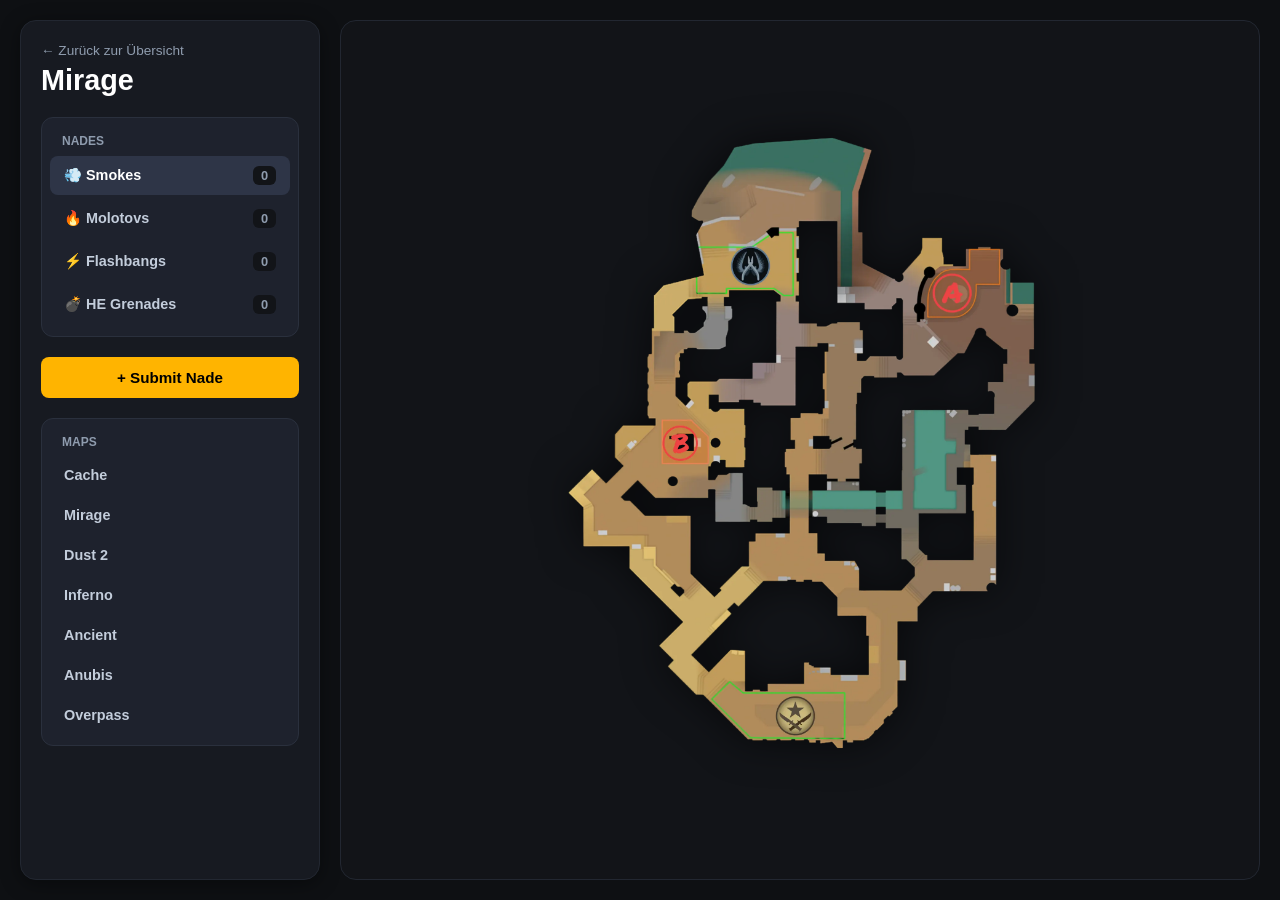
<file: Anubis.html>
<!DOCTYPE HTML>
<html lang="de">
<head>
    <!-- HIER ANPASSEN: Map-Name im Titel -->
    <title>Anubis - CS2 Nades</title>
    <meta charset="utf-8" />
    <meta name="viewport" content="width=device-width, initial-scale=1" />
    <style>
        * { box-sizing: border-box; }

        body {
            background-color: #0e1013;
            color: white;
            font-family: 'Segoe UI', Roboto, Helvetica, Arial, sans-serif;
            margin: 0;
            padding: 20px;
            display: flex;
            gap: 20px;
            height: 100vh;
            overflow: hidden;
        }

        /* Linke Seitenleiste */
        .sidebar {
            width: 300px;
            min-width: 300px;
            background: #171a21;
            padding: 20px;
            display: flex;
            flex-direction: column;
            gap: 20px;
            overflow-y: auto;
            border: 1px solid #222731;
            border-radius: 16px;
            box-shadow: 0 4px 20px rgba(0, 0, 0, 0.4);
        }

        .back-link {
            color: #8f9cae;
            text-decoration: none;
            font-size: 0.85rem;
            transition: color 0.2s;
        }
        .back-link:hover { color: #fff; }

        .map-header h1 {
            margin: 5px 0 0 0;
            font-size: 1.8rem;
        }

        .filter-box {
            background: #1e222d;
            border-radius: 12px;
            padding: 8px;
            border: 1px solid #2a303d;
        }

        .filter-title {
            font-size: 0.75rem;
            color: #8f9cae;
            text-transform: uppercase;
            font-weight: bold;
            padding: 8px 12px;
        }

        .filter-btn {
            display: flex;
            justify-content: space-between;
            align-items: center;
            width: 100%;
            padding: 10px 14px;
            margin-bottom: 4px;
            background: transparent;
            color: #c3cddb;
            border: none;
            border-radius: 8px;
            cursor: pointer;
            font-weight: 600;
            font-size: 0.9rem;
            transition: all 0.2s;
            text-align: left;
        }
        .filter-btn:hover { background: #282e3d; color: #fff; }
        .filter-btn.active { background: #2e3547; color: #fff; }

        .badge {
            background: #121418;
            padding: 2px 8px;
            border-radius: 6px;
            font-size: 0.8rem;
            color: #8f9cae;
        }

        .submit-btn {
            display: flex;
            justify-content: center;
            align-items: center;
            width: 100%;
            padding: 12px 14px;
            background: #ffb400;
            color: #000;
            border-radius: 8px;
            text-decoration: none;
            font-weight: bold;
            font-size: 0.95rem;
            transition: all 0.2s ease;
        }
        .submit-btn:hover { background: #e09e00; transform: translateY(-1px); }

        /* Rechter Radar-Bereich */
        .map-container {
            flex: 1;
            display: flex;
            flex-direction: column;
            justify-content: center;
            align-items: center;
            background: #121418;
            border: 1px solid #222731;
            border-radius: 16px;
            padding: 20px;
            height: calc(100vh - 40px);
            position: relative;
        }

        .radar-box {
            position: relative;
            display: inline-block;
        }

        .radar-img {
            height: 70vh;
            width: auto;
            max-width: 100%;
            display: block;
            border-radius: 12px;
            filter: drop-shadow(0 0 20px rgba(0,0,0,0.6));
        }

        /* Target Pins auf dem Radar */
        .target-pin {
            position: absolute;
            width: 32px;
            height: 32px;
            background: #ffb400;
            color: black;
            border-radius: 50%;
            display: flex;
            align-items: center;
            justify-content: center;
            font-weight: bold;
            font-size: 14px;
            cursor: pointer;
            transform: translate(-50%, -50%);
            border: 2px solid white;
            box-shadow: 0 0 12px rgba(0,0,0,0.6);
            transition: transform 0.2s ease;
            z-index: 5;
        }
        .target-pin:hover {
            transform: translate(-50%, -50%) scale(1.25);
            z-index: 10;
        }

        /* Abwurf-Pin direkt auf dem Haupt-Radar */
        .throw-pin {
            position: absolute;
            width: 36px;
            height: 36px;
            background: #3b82f6;
            color: white;
            border-radius: 50%;
            display: flex;
            align-items: center;
            justify-content: center;
            font-weight: bold;
            font-size: 16px;
            cursor: pointer;
            transform: translate(-50%, -50%);
            border: 2px solid white;
            box-shadow: 0 0 15px rgba(59, 130, 246, 0.9);
            transition: transform 0.2s ease;
            z-index: 5;
        }
        .throw-pin:hover {
            transform: translate(-50%, -50%) scale(1.3);
            z-index: 10;
        }

        .radar-controls {
            margin-top: 15px;
            display: flex;
            gap: 10px;
        }

        .reset-view-btn {
            background: #2a303d;
            color: #fff;
            border: none;
            padding: 8px 16px;
            border-radius: 8px;
            font-weight: bold;
            cursor: pointer;
            display: none;
            transition: background 0.2s;
        }
        .reset-view-btn:hover { background: #3b4252; }

        /* Pop-up Modal nur für das Video */
        .modal-overlay {
            display: none;
            position: fixed;
            top: 0; left: 0; right: 0; bottom: 0;
            background: rgba(0, 0, 0, 0.9);
            z-index: 100;
            justify-content: center;
            align-items: center;
            padding: 10px;
        }
        .modal-overlay.active { display: flex; }

        .modal-card {
            background: #171a21;
            border: 1px solid #2a303d;
            border-radius: 16px;
            width: 90vw;
            height: 90vh;
            max-width: 1400px;
            display: flex;
            flex-direction: column;
            padding: 20px 30px;
            box-shadow: 0 10px 50px rgba(0,0,0,0.95);
            position: relative;
        }

        .modal-header-area {
            display: flex;
            justify-content: space-between;
            align-items: center;
            margin-bottom: 15px;
        }

        .modal-close {
            background: rgba(255, 255, 255, 0.1);
            border: none;
            color: #8f9cae;
            font-size: 1.8rem;
            line-height: 1;
            width: 40px;
            height: 40px;
            border-radius: 50%;
            cursor: pointer;
            display: flex;
            align-items: center;
            justify-content: center;
            transition: all 0.2s;
        }
        .modal-close:hover { color: #fff; background: rgba(255, 255, 255, 0.2); }

        .modal-body {
            flex: 1;
            overflow-y: auto;
            display: flex;
            flex-direction: column;
            gap: 15px;
        }

        .throw-option {
            background: #1e222d;
            border: 1px solid #2a303d;
            border-radius: 12px;
            padding: 20px;
            display: flex;
            flex-direction: column;
            height: 100%;
        }

        .throw-header {
            display: flex;
            justify-content: space-between;
            align-items: center;
            margin-bottom: 12px;
        }

        .technique-badge {
            background: #ffb400;
            color: #000;
            padding: 6px 14px;
            border-radius: 6px;
            font-weight: bold;
            font-size: 0.95rem;
        }

        .video-container {
            position: relative;
            width: 100%;
            height: 60vh;
            background: #000;
            border-radius: 10px;
            overflow: hidden;
        }

        .video-container video {
            width: 100%;
            height: 100%;
            object-fit: contain;
            background: #000;
        }
    </style>
</head>
<body>

    <!-- Linke Seitenleiste -->
    <aside class="sidebar">
        <div>
            <a href="index.html" class="back-link">← Zurück zur Übersicht</a>
            <div class="map-header">
                <!-- HIER ANPASSEN: Name der Map in der Anzeige -->
                <h1 id="map-name-heading">Mirage</h1>
            </div>
        </div>

        <!-- Filter-Boxen -->
        <div class="filter-box">
            <div class="filter-title">Nades</div>
            <button class="filter-btn active">
                <span>💨 Smokes</span>
                <span class="badge" id="smoke-count">0</span>
            </button>
            <button class="filter-btn">
                <span>🔥 Molotovs</span>
                <span class="badge" id="molotov-count">0</span>
            </button>
            <button class="filter-btn">
                <span>⚡ Flashbangs</span>
                <span class="badge" id="flash-count">0</span>
            </button>
            <button class="filter-btn">
                <span>💣 HE Grenades</span>
                <span class="badge" id="he-count">0</span>
            </button>
        </div>

        <a href="submit.html" class="submit-btn">+ Submit Nade</a>

        <div class="filter-box">
            <div class="filter-title">Maps</div>
            <a href="cache.html" class="filter-btn" style="text-decoration:none;">Cache</a>
            <a href="mirage.html" class="filter-btn" style="text-decoration:none;">Mirage</a>
            <a href="dust2.html" class="filter-btn" style="text-decoration:none;">Dust 2</a>
            <a href="inferno.html" class="filter-btn" style="text-decoration:none;">Inferno</a>
            <a href="ancient.html" class="filter-btn" style="text-decoration:none;">Ancient</a>
            <a href="anubis.html" class="filter-btn" style="text-decoration:none;">Anubis</a>
            <a href="overpass.html" class="filter-btn" style="text-decoration:none;">Overpass</a>
        </div>
    </aside>

    <!-- Radar-Bereich (Hauptfenster) -->
    <main class="map-container">
        <div class="radar-box" id="radar-box">
            <!-- HIER ANPASSEN: Pfad zum Radar-Bild der jeweiligen Map (z.B. assets/images/mirage-radar.webp) -->
            <img src="assets/images/anubis-radar.webp" alt="Map Radar" class="radar-img" id="radar-img">
        </div>
        <div class="radar-controls">
            <button class="reset-view-btn" id="reset-btn" onclick="resetRadarView()">← Zurück zu allen Zielorten</button>
        </div>
    </main>

    <!-- Modal Fenster nur für Video -->
    <div class="modal-overlay" id="modal-overlay">
        <div class="modal-card">
            <div class="modal-header-area">
                <h2 id="modal-title" style="margin:0; color:#ffb400; font-size:1.5rem;">Wurf-Video</h2>
                <button class="modal-close" onclick="closeModal()">&times;</button>
            </div>
            <div class="modal-body" id="modal-content"></div>
        </div>
    </div>

    <script>
        // HIER TRÄGST DU SPÄTER DIE DATEN FÜR DIE MAP EIN
        const nadesData = [
            /* Beispiel-Eintrag:
            {
                id: "target-1",
                title: "Mirage Smoke: Stairs",
                type: "smoke", // Optionen: 'smoke', 'molotov', 'flash', 'he'
                targetPosition: { top: 40.0, left: 50.0 },
                throws: [
                    {
                        from: "T Spawn",
                        technique: "Jump Throw",
                        videoUrl: "assets/videos/mirage-stairs-smoke.mp4",
                        throwPosition: { top: 80.0, left: 30.0 }
                    }
                ]
            }
            */
        ];

        const radarBox = document.getElementById('radar-box');
        const resetBtn = document.getElementById('reset-btn');

        function renderTargetPins() {
            document.querySelectorAll('.target-pin, .throw-pin').forEach(p => p.remove());
            resetBtn.style.display = 'none';

            let smokeCount = 0, molotovCount = 0, flashCount = 0, heCount = 0;

            nadesData.forEach(nade => {
                if (nade.type === 'smoke') smokeCount++;
                if (nade.type === 'molotov') molotovCount++;
                if (nade.type === 'flash') flashCount++;
                if (nade.type === 'he') heCount++;

                const pin = document.createElement('div');
                pin.className = 'target-pin';
                pin.style.top = nade.targetPosition.top + '%';
                pin.style.left = nade.targetPosition.left + '%';
                pin.innerText = nade.throws.length;
                pin.title = `${nade.title} (${nade.throws.length} Wurfoptionen)`;

                pin.onclick = () => showThrowPinsForTarget(nade);
                radarBox.appendChild(pin);
            });

            document.getElementById('smoke-count').innerText = smokeCount;
            document.getElementById('molotov-count').innerText = molotovCount;
            document.getElementById('flash-count').innerText = flashCount;
            document.getElementById('he-count').innerText = heCount;
        }

        function showThrowPinsForTarget(nade) {
            document.querySelectorAll('.target-pin').forEach(p => p.remove());

            nade.throws.forEach(t => {
                const throwPin = document.createElement('div');
                throwPin.className = 'throw-pin';
                throwPin.style.top = t.throwPosition.top + '%';
                throwPin.style.left = t.throwPosition.left + '%';
                throwPin.innerHTML = '🏃';
                throwPin.title = `Wurf von ${t.from} (${t.technique})`;

                throwPin.onclick = () => openVideoModal(nade, t);
                radarBox.appendChild(throwPin);
            });

            resetBtn.style.display = 'block';
        }

        function resetRadarView() {
            renderTargetPins();
        }

        function openVideoModal(nade, throwObj) {
            document.getElementById('modal-title').innerText = `📹 ${nade.title} (Von ${throwObj.from})`;
            const contentContainer = document.getElementById('modal-content');
            
            contentContainer.innerHTML = `
                <div class="throw-option">
                    <div class="throw-header">
                        <strong style="font-size:1.2rem; color:#fff;">🏃 Von ${throwObj.from}</strong>
                        <span class="technique-badge">${throwObj.technique}</span>
                    </div>
                    <div class="video-container">
                        <video id="active-video" controls autoplay loop muted playsinline>
                            <source src="${throwObj.videoUrl}" type="video/mp4">
                            Dein Browser unterstützt kein HTML5-Video.
                        </video>
                    </div>
                </div>
            `;

            document.getElementById('modal-overlay').classList.add('active');

            const videoEl = document.getElementById('active-video');
            if (videoEl) {
                videoEl.load();
                let playPromise = videoEl.play();
                if (playPromise !== undefined) {
                    playPromise.catch(error => {
                        console.log("Autoplay blockiert:", error);
                    });
                }
            }
        }

        function closeModal() {
            document.getElementById('modal-overlay').classList.remove('active');
            document.getElementById('modal-content').innerHTML = '';
        }

        document.getElementById('modal-overlay').onclick = (e) => {
            if (e.target.id === 'modal-overlay') closeModal();
        };

        renderTargetPins();
    </script>
</body>
</html>
</file>
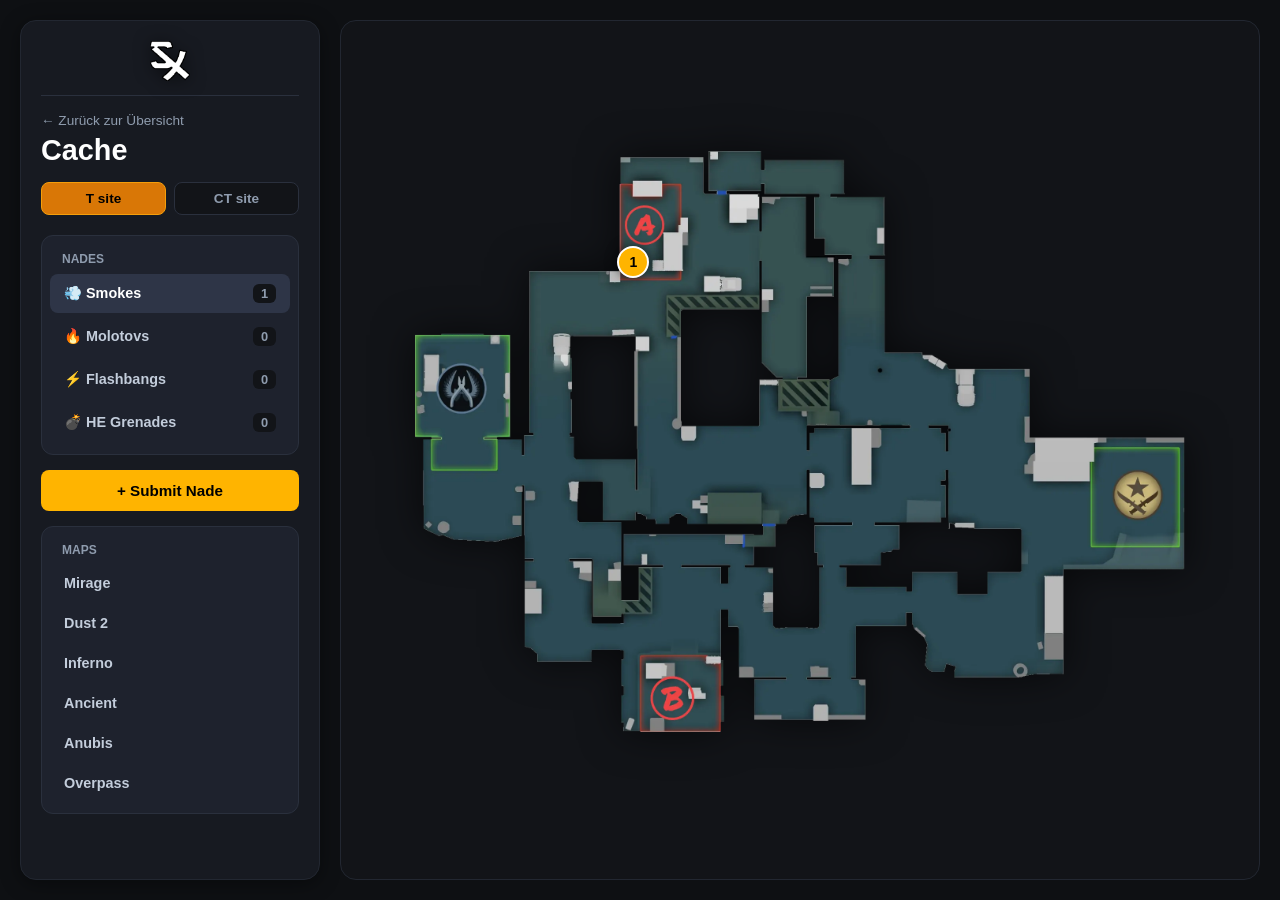
<file: cache.html>
<!DOCTYPE HTML>
<html lang="de">
<head>
    <title>Cache - CS2 Nades</title>
    <meta charset="utf-8" />
    <meta name="viewport" content="width=device-width, initial-scale=1" />
    <style>
        * { box-sizing: border-box; }

        body {
            background-color: #0e1013;
            color: white;
            font-family: 'Segoe UI', Roboto, Helvetica, Arial, sans-serif;
            margin: 0;
            padding: 20px;
            display: flex;
            gap: 20px;
            height: 100vh;
            overflow: hidden;
        }

        /* Linke Seitenleiste */
        .sidebar {
            width: 300px;
            min-width: 300px;
            background: #171a21;
            padding: 20px;
            display: flex;
            flex-direction: column;
            gap: 15px;
            overflow-y: auto;
            border: 1px solid #222731;
            border-radius: 16px;
            box-shadow: 0 4px 20px rgba(0, 0, 0, 0.4);
        }

        /* Logo oben in der Sidebar */
        .sidebar-logo-container {
            text-align: center;
            padding-bottom: 10px;
            border-bottom: 1px solid #2a303d;
        }

        .site-logo {
            height: 40px;
            width: auto;
            display: inline-block;
            transition: transform 0.2s ease, filter 0.2s ease;
            filter: drop-shadow(0 2px 8px rgba(0,0,0,0.5));
        }
        .site-logo:hover {
            transform: scale(1.05);
            filter: drop-shadow(0 4px 12px rgba(255,180,0,0.4));
        }

        .back-link {
            color: #8f9cae;
            text-decoration: none;
            font-size: 0.85rem;
            transition: color 0.2s;
        }
        .back-link:hover { color: #fff; }

        .map-header h1 {
            margin: 5px 0 0 0;
            font-size: 1.8rem;
        }

        /* T / CT Umschalter */
        .side-filter-container {
            display: flex;
            gap: 8px;
            margin-bottom: 5px;
        }

        .side-btn {
            flex: 1;
            padding: 8px;
            background: #121418;
            color: #8f9cae;
            border: 1px solid #2a303d;
            border-radius: 8px;
            font-weight: bold;
            font-size: 0.85rem;
            cursor: pointer;
            transition: all 0.2s;
            text-align: center;
        }
        .side-btn:hover { background: #282e3d; color: #fff; }
        .side-btn.active.t-side { background: #d97706; color: #000; border-color: #f59e0b; }
        .side-btn.active.ct-side { background: #2563eb; color: #fff; border-color: #3b82f6; }

        .filter-box {
            background: #1e222d;
            border-radius: 12px;
            padding: 8px;
            border: 1px solid #2a303d;
        }

        .filter-title {
            font-size: 0.75rem;
            color: #8f9cae;
            text-transform: uppercase;
            font-weight: bold;
            padding: 8px 12px;
        }

        .filter-btn {
            display: flex;
            justify-content: space-between;
            align-items: center;
            width: 100%;
            padding: 10px 14px;
            margin-bottom: 4px;
            background: transparent;
            color: #c3cddb;
            border: none;
            border-radius: 8px;
            cursor: pointer;
            font-weight: 600;
            font-size: 0.9rem;
            transition: all 0.2s;
            text-align: left;
        }
        .filter-btn:hover { background: #282e3d; color: #fff; }
        .filter-btn.active { background: #2e3547; color: #fff; }

        .badge {
            background: #121418;
            padding: 2px 8px;
            border-radius: 6px;
            font-size: 0.8rem;
            color: #8f9cae;
        }

        .submit-btn {
            display: flex;
            justify-content: center;
            align-items: center;
            width: 100%;
            padding: 12px 14px;
            background: #ffb400;
            color: #000;
            border-radius: 8px;
            text-decoration: none;
            font-weight: bold;
            font-size: 0.95rem;
            transition: all 0.2s ease;
        }
        .submit-btn:hover { background: #e09e00; transform: translateY(-1px); }

        /* Rechter Radar-Bereich */
        .map-container {
            flex: 1;
            display: flex;
            flex-direction: column;
            justify-content: center;
            align-items: center;
            background: #121418;
            border: 1px solid #222731;
            border-radius: 16px;
            padding: 20px;
            height: calc(100vh - 40px);
            position: relative;
        }

        .radar-box {
            position: relative;
            display: inline-block;
        }

        .radar-img {
            height: 70vh;
            width: auto;
            max-width: 100%;
            display: block;
            border-radius: 12px;
            filter: drop-shadow(0 0 20px rgba(0,0,0,0.6));
        }

        /* Target Pins auf dem Radar */
        .target-pin {
            position: absolute;
            width: 32px;
            height: 32px;
            background: #ffb400;
            color: black;
            border-radius: 50%;
            display: flex;
            align-items: center;
            justify-content: center;
            font-weight: bold;
            font-size: 14px;
            cursor: pointer;
            transform: translate(-50%, -50%);
            border: 2px solid white;
            box-shadow: 0 0 12px rgba(0,0,0,0.6);
            transition: transform 0.2s ease;
            z-index: 5;
        }
        .target-pin:hover {
            transform: translate(-50%, -50%) scale(1.25);
            z-index: 10;
        }

        /* Abwurf-Pin direkt auf dem Haupt-Radar */
        .throw-pin {
            position: absolute;
            width: 36px;
            height: 36px;
            background: #3b82f6;
            color: white;
            border-radius: 50%;
            display: flex;
            align-items: center;
            justify-content: center;
            font-weight: bold;
            font-size: 16px;
            cursor: pointer;
            transform: translate(-50%, -50%);
            border: 2px solid white;
            box-shadow: 0 0 15px rgba(59, 130, 246, 0.9);
            transition: transform 0.2s ease;
            z-index: 5;
        }
        .throw-pin:hover {
            transform: translate(-50%, -50%) scale(1.3);
            z-index: 10;
        }

        .radar-controls {
            margin-top: 15px;
            display: flex;
            gap: 10px;
        }

        .reset-view-btn {
            background: #2a303d;
            color: #fff;
            border: none;
            padding: 8px 16px;
            border-radius: 8px;
            font-weight: bold;
            cursor: pointer;
            display: none;
            transition: background 0.2s;
        }
        .reset-view-btn:hover { background: #3b4252; }

        /* Pop-up Modal nur für das Video */
        .modal-overlay {
            display: none;
            position: fixed;
            top: 0; left: 0; right: 0; bottom: 0;
            background: rgba(0, 0, 0, 0.9);
            z-index: 100;
            justify-content: center;
            align-items: center;
            padding: 10px;
        }
        .modal-overlay.active { display: flex; }

        .modal-card {
            background: #171a21;
            border: 1px solid #2a303d;
            border-radius: 16px;
            width: 90vw;
            height: 90vh;
            max-width: 1400px;
            display: flex;
            flex-direction: column;
            padding: 20px 30px;
            box-shadow: 0 10px 50px rgba(0,0,0,0.95);
            position: relative;
        }

        .modal-header-area {
            display: flex;
            justify-content: space-between;
            align-items: center;
            margin-bottom: 15px;
        }

        .modal-close {
            background: rgba(255, 255, 255, 0.1);
            border: none;
            color: #8f9cae;
            font-size: 1.8rem;
            line-height: 1;
            width: 40px;
            height: 40px;
            border-radius: 50%;
            cursor: pointer;
            display: flex;
            align-items: center;
            justify-content: center;
            transition: all 0.2s;
        }
        .modal-close:hover { color: #fff; background: rgba(255, 255, 255, 0.2); }

        .modal-body {
            flex: 1;
            overflow-y: auto;
            display: flex;
            flex-direction: column;
            gap: 15px;
        }

        .throw-option {
            background: #1e222d;
            border: 1px solid #2a303d;
            border-radius: 12px;
            padding: 20px;
            display: flex;
            flex-direction: column;
            height: 100%;
        }

        .throw-header {
            display: flex;
            justify-content: space-between;
            align-items: center;
            margin-bottom: 12px;
        }

        .technique-badge {
            background: #ffb400;
            color: #000;
            padding: 6px 14px;
            border-radius: 6px;
            font-weight: bold;
            font-size: 0.95rem;
        }

        .video-container {
            position: relative;
            width: 100%;
            height: 60vh;
            background: #000;
            border-radius: 10px;
            overflow: hidden;
        }

        .video-container video {
            width: 100%;
            height: 100%;
            object-fit: contain;
            background: #000;
        }
    </style>
</head>
<body>

    <!-- Linke Seitenleiste -->
    <aside class="sidebar">
        <!-- Logo ganz oben in der Sidebar -->
        <div class="sidebar-logo-container">
            <a href="index.html">
                <img src="assets/images/sx.png" alt="CS2 Nades Logo" class="site-logo">
            </a>
        </div>

        <div>
            <a href="index.html" class="back-link">← Zurück zur Übersicht</a>
            <div class="map-header">
                <h1>Cache</h1>
            </div>
        </div>

        <!-- T / CT Umschalter -->
        <div class="side-filter-container">
            <button class="side-btn t-side active" id="btn-side-t" onclick="setSideFilter('T')">T site</button>
            <button class="side-btn ct-side" id="btn-side-ct" onclick="setSideFilter('CT')">CT site</button>
        </div>

        <!-- Filter-Boxen -->
        <div class="filter-box">
            <div class="filter-title">Nades</div>
            <button class="filter-btn active" onclick="setNadeTypeFilter('smoke', this)">
                <span>💨 Smokes</span>
                <span class="badge" id="smoke-count">0</span>
            </button>
            <button class="filter-btn" onclick="setNadeTypeFilter('molotov', this)">
                <span>🔥 Molotovs</span>
                <span class="badge" id="molotov-count">0</span>
            </button>
            <button class="filter-btn" onclick="setNadeTypeFilter('flash', this)">
                <span>⚡ Flashbangs</span>
                <span class="badge" id="flash-count">0</span>
            </button>
            <button class="filter-btn" onclick="setNadeTypeFilter('he', this)">
                <span>💣 HE Grenades</span>
                <span class="badge" id="he-count">0</span>
            </button>
        </div>

        <a href="submit.html" class="submit-btn">+ Submit Nade</a>

        <div class="filter-box">
            <div class="filter-title">Maps</div>
            <a href="mirage.html" class="filter-btn" style="text-decoration:none;">Mirage</a>
            <a href="dust2.html" class="filter-btn" style="text-decoration:none;">Dust 2</a>
            <a href="inferno.html" class="filter-btn" style="text-decoration:none;">Inferno</a>
            <a href="ancient.html" class="filter-btn" style="text-decoration:none;">Ancient</a>
            <a href="anubis.html" class="filter-btn" style="text-decoration:none;">Anubis</a>
            <a href="overpass.html" class="filter-btn" style="text-decoration:none;">Overpass</a>
        </div>
    </aside>

    <!-- Radar-Bereich (Hauptfenster) -->
    <main class="map-container">
        <div class="radar-box" id="radar-box">
            <img src="assets/images/cache-radar.webp" alt="Cache Radar" class="radar-img" id="radar-img">
        </div>
        <div class="radar-controls">
            <button class="reset-view-btn" id="reset-btn" onclick="resetRadarView()">← Zurück zu allen Zielorten</button>
        </div>
    </main>

    <!-- Modal Fenster nur für Video -->
    <div class="modal-overlay" id="modal-overlay">
        <div class="modal-card">
            <div class="modal-header-area">
                <h2 id="modal-title" style="margin:0; color:#ffb400; font-size:1.5rem;">Wurf-Video</h2>
                <button class="modal-close" onclick="closeModal()">&times;</button>
            </div>
            <div class="modal-body" id="modal-content"></div>
        </div>
    </div>

    <script>
        // 1. Statische Standard-Nades
        const defaultNadesData = [
            {
                id: "target-1784803370819",
                title: "Cache Smoke: Back A Site",
                type: "smoke",
                targetPosition: { top: 21.4, left: 29.4 },
                throws: [
                    {
                        side: "T",
                        from: "Outside Garage",
                        technique: "Jump Throw",
                        videoUrl: "assets/videos/cache-smoke-1.mp4",
                        throwPosition: { top: 46.8, left: 67.0 }
                    }
                ]
            }
        ];

        // 2. Eingereichte Nades aus dem localStorage laden
        function getSubmittedNades() {
            try {
                const stored = localStorage.getItem('submittedNades');
                if (!stored) return [];
                const parsed = JSON.parse(stored);
                // Nur Nades für die Map "cache" filtern (oder Einträge ohne Map-Angabe für Abwärtskompatibilität)
                return parsed.filter(nade => !nade.map || nade.map.toLowerCase() === 'cache');
            } catch (e) {
                console.error("Fehler beim Laden aus localStorage:", e);
                return [];
            }
        }

        // Kombiniere Standard-Nades mit den eingereichten Nades aus dem Submit-Menü
        const nadesData = [...defaultNadesData, ...getSubmittedNades()];

        let currentSide = "T";
        let currentType = "smoke";

        const radarBox = document.getElementById('radar-box');
        const resetBtn = document.getElementById('reset-btn');

        function setSideFilter(side) {
            currentSide = side;
            if(side === 'T') {
                document.getElementById('btn-side-t').classList.add('active');
                document.getElementById('btn-side-ct').classList.remove('active');
            } else {
                document.getElementById('btn-side-ct').classList.add('active');
                document.getElementById('btn-side-t').classList.remove('active');
            }
            renderTargetPins();
        }

        function setNadeTypeFilter(type, btnElement) {
            currentType = type;
            document.querySelectorAll('.filter-box .filter-btn').forEach(b => b.classList.remove('active'));
            btnElement.classList.add('active');
            renderTargetPins();
        }

        function renderTargetPins() {
            document.querySelectorAll('.target-pin, .throw-pin').forEach(p => p.remove());
            resetBtn.style.display = 'none';

            nadesData.forEach(nade => {
                const validThrowsForSide = nade.throws.filter(t => t.side === currentSide);

                if (nade.type === currentType && validThrowsForSide.length > 0) {
                    const pin = document.createElement('div');
                    pin.className = 'target-pin';
                    pin.style.top = nade.targetPosition.top + '%';
                    pin.style.left = nade.targetPosition.left + '%';
                    pin.innerText = validThrowsForSide.length;
                    pin.title = `${nade.title} (${validThrowsForSide.length} Wurfoptionen)`;

                    pin.onclick = () => showThrowPinsForTarget(nade, validThrowsForSide);
                    radarBox.appendChild(pin);
                }
            });

            // Aktualisiere Badges basierend auf der aktuellen Seite
            document.getElementById('smoke-count').innerText = nadesData.filter(n => n.type === 'smoke' && n.throws.some(t => t.side === currentSide)).length;
            document.getElementById('molotov-count').innerText = nadesData.filter(n => n.type === 'molotov' && n.throws.some(t => t.side === currentSide)).length;
            document.getElementById('flash-count').innerText = nadesData.filter(n => n.type === 'flash' && n.throws.some(t => t.side === currentSide)).length;
            document.getElementById('he-count').innerText = nadesData.filter(n => n.type === 'he' && n.throws.some(t => t.side === currentSide)).length;
        }

        function showThrowPinsForTarget(nade, validThrows) {
            document.querySelectorAll('.target-pin').forEach(p => p.remove());

            validThrows.forEach(t => {
                const throwPin = document.createElement('div');
                throwPin.className = 'throw-pin';
                throwPin.style.top = t.throwPosition.top + '%';
                throwPin.style.left = t.throwPosition.left + '%';
                throwPin.innerHTML = '🏃';
                throwPin.title = `Wurf von ${t.from} (${t.technique})`;

                throwPin.onclick = () => openVideoModal(nade, t);
                radarBox.appendChild(throwPin);
            });

            resetBtn.style.display = 'block';
        }

        function resetRadarView() {
            renderTargetPins();
        }

        function openVideoModal(nade, throwObj) {
            document.getElementById('modal-title').innerText = `📹 ${nade.title} (Von ${throwObj.from})`;
            const contentContainer = document.getElementById('modal-content');
            
            contentContainer.innerHTML = `
                <div class="throw-option">
                    <div class="throw-header">
                        <strong style="font-size:1.2rem; color:#fff;">🏃 Von ${throwObj.from}</strong>
                        <span class="technique-badge">${throwObj.technique}</span>
                    </div>
                    <div class="video-container">
                        <video id="active-video" controls autoplay loop muted playsinline>
                            <source src="${throwObj.videoUrl}" type="video/mp4">
                            Dein Browser unterstützt kein HTML5-Video.
                        </video>
                    </div>
                </div>
            `;

            document.getElementById('modal-overlay').classList.add('active');

            const videoEl = document.getElementById('active-video');
            if (videoEl) {
                videoEl.load();
                let playPromise = videoEl.play();
                if (playPromise !== undefined) {
                    playPromise.catch(error => {
                        console.log("Autoplay wurde blockiert, Bedienelemente können genutzt werden:", error);
                    });
                }
            }
        }

        function closeModal() {
            document.getElementById('modal-overlay').classList.remove('active');
            document.getElementById('modal-content').innerHTML = '';
        }

        document.getElementById('modal-overlay').onclick = (e) => {
            if (e.target.id === 'modal-overlay') closeModal();
        };

        renderTargetPins();
    </script>
</body>
</html>
</file>
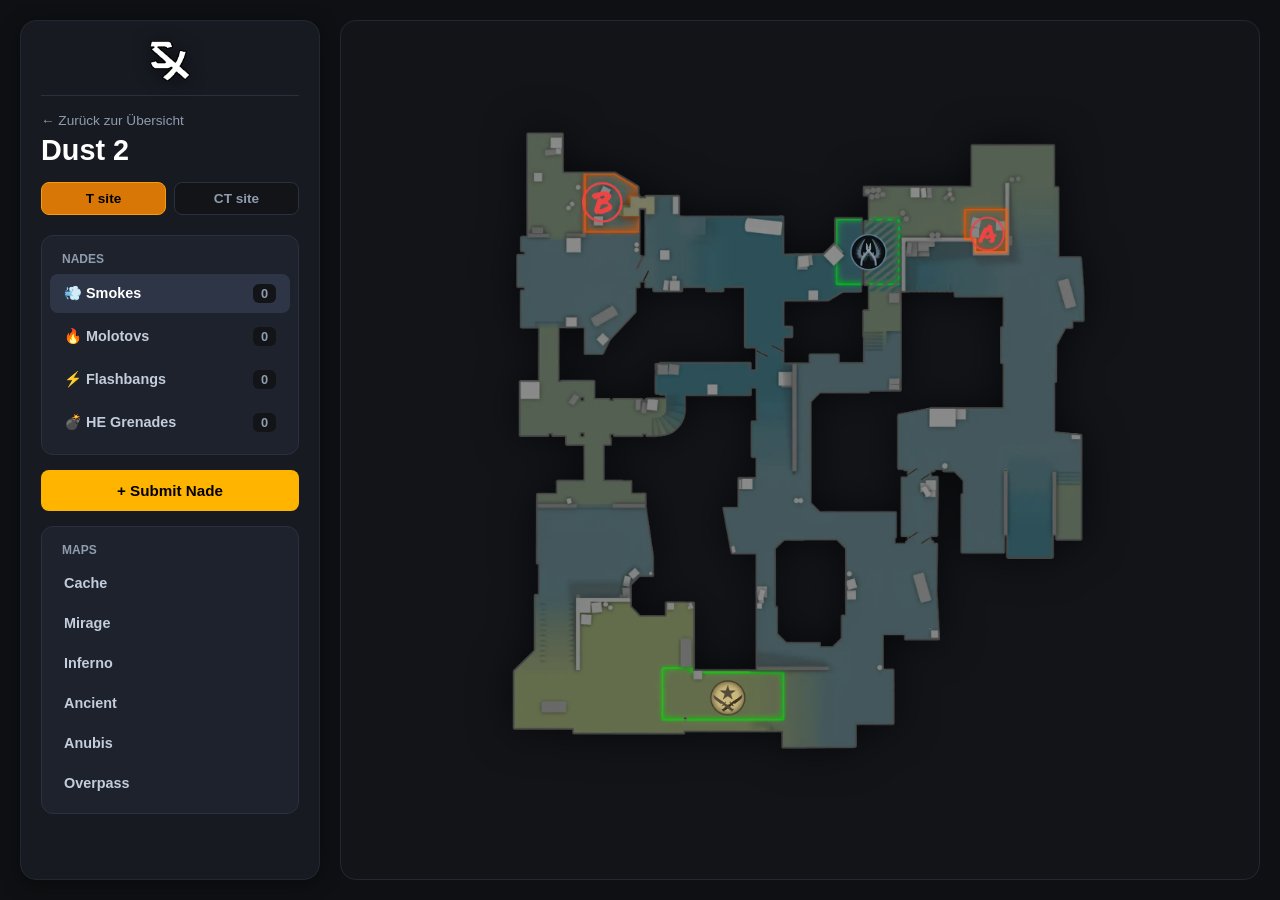
<file: dust2.html>
<!DOCTYPE HTML>
<html lang="de">
<head>
    <title>Dust 2 - CS2 Nades</title>
    <meta charset="utf-8" />
    <meta name="viewport" content="width=device-width, initial-scale=1" />
    <style>
        * { box-sizing: border-box; }
        body {
            background-color: #0e1013; color: white;
            font-family: 'Segoe UI', Roboto, Helvetica, Arial, sans-serif;
            margin: 0; padding: 20px; display: flex; gap: 20px; height: 100vh; overflow: hidden;
        }
        .sidebar {
            width: 300px; min-width: 300px; background: #171a21; padding: 20px;
            display: flex; flex-direction: column; gap: 15px; overflow-y: auto;
            border: 1px solid #222731; border-radius: 16px; box-shadow: 0 4px 20px rgba(0, 0, 0, 0.4);
        }
        .sidebar-logo-container { text-align: center; padding-bottom: 10px; border-bottom: 1px solid #2a303d; }
        .site-logo {
            height: 40px; width: auto; display: inline-block;
            transition: transform 0.2s ease, filter 0.2s ease; filter: drop-shadow(0 2px 8px rgba(0,0,0,0.5));
        }
        .site-logo:hover { transform: scale(1.05); filter: drop-shadow(0 4px 12px rgba(255,180,0,0.4)); }
        .back-link { color: #8f9cae; text-decoration: none; font-size: 0.85rem; transition: color 0.2s; }
        .back-link:hover { color: #fff; }
        .map-header h1 { margin: 5px 0 0 0; font-size: 1.8rem; }
        .side-filter-container { display: flex; gap: 8px; margin-bottom: 5px; }
        .side-btn {
            flex: 1; padding: 8px; background: #121418; color: #8f9cae;
            border: 1px solid #2a303d; border-radius: 8px; font-weight: bold; font-size: 0.85rem;
            cursor: pointer; transition: all 0.2s; text-align: center;
        }
        .side-btn:hover { background: #282e3d; color: #fff; }
        .side-btn.active.t-side { background: #d97706; color: #000; border-color: #f59e0b; }
        .side-btn.active.ct-side { background: #2563eb; color: #fff; border-color: #3b82f6; }
        .filter-box { background: #1e222d; border-radius: 12px; padding: 8px; border: 1px solid #2a303d; }
        .filter-title { font-size: 0.75rem; color: #8f9cae; text-transform: uppercase; font-weight: bold; padding: 8px 12px; }
        .filter-btn {
            display: flex; justify-content: space-between; align-items: center; width: 100%;
            padding: 10px 14px; margin-bottom: 4px; background: transparent; color: #c3cddb;
            border: none; border-radius: 8px; cursor: pointer; font-weight: 600; font-size: 0.9rem;
            transition: all 0.2s; text-align: left;
        }
        .filter-btn:hover { background: #282e3d; color: #fff; }
        .filter-btn.active { background: #2e3547; color: #fff; }
        .badge { background: #121418; padding: 2px 8px; border-radius: 6px; font-size: 0.8rem; color: #8f9cae; }
        .submit-btn {
            display: flex; justify-content: center; align-items: center; width: 100%;
            padding: 12px 14px; background: #ffb400; color: #000; border-radius: 8px;
            text-decoration: none; font-weight: bold; font-size: 0.95rem; transition: all 0.2s ease;
        }
        .submit-btn:hover { background: #e09e00; transform: translateY(-1px); }
        .map-container {
            flex: 1; display: flex; flex-direction: column; justify-content: center; align-items: center;
            background: #121418; border: 1px solid #222731; border-radius: 16px; padding: 20px;
            height: calc(100vh - 40px); position: relative;
        }
        .radar-box { position: relative; display: inline-block; }
        .radar-img { height: 70vh; width: auto; max-width: 100%; display: block; border-radius: 12px; filter: drop-shadow(0 0 20px rgba(0,0,0,0.6)); }
        .target-pin {
            position: absolute; width: 32px; height: 32px; background: #ffb400; color: black;
            border-radius: 50%; display: flex; align-items: center; justify-content: center;
            font-weight: bold; font-size: 14px; cursor: pointer; transform: translate(-50%, -50%);
            border: 2px solid white; box-shadow: 0 0 12px rgba(0,0,0,0.6); transition: transform 0.2s ease; z-index: 5;
        }
        .target-pin:hover { transform: translate(-50%, -50%) scale(1.25); z-index: 10; }
        .throw-pin {
            position: absolute; width: 36px; height: 36px; background: #3b82f6; color: white;
            border-radius: 50%; display: flex; align-items: center; justify-content: center;
            font-weight: bold; font-size: 16px; cursor: pointer; transform: translate(-50%, -50%);
            border: 2px solid white; box-shadow: 0 0 15px rgba(59, 130, 246, 0.9); transition: transform 0.2s ease; z-index: 5;
        }
        .throw-pin:hover { transform: translate(-50%, -50%) scale(1.3); z-index: 10; }
        .radar-controls { margin-top: 15px; display: flex; gap: 10px; }
        .reset-view-btn {
            background: #2a303d; color: #fff; border: none; padding: 8px 16px;
            border-radius: 8px; font-weight: bold; cursor: pointer; display: none; transition: background 0.2s;
        }
        .reset-view-btn:hover { background: #3b4252; }
        .modal-overlay {
            display: none; position: fixed; top: 0; left: 0; right: 0; bottom: 0;
            background: rgba(0, 0, 0, 0.9); z-index: 100; justify-content: center; align-items: center; padding: 10px;
        }
        .modal-overlay.active { display: flex; }
        .modal-card {
            background: #171a21; border: 1px solid #2a303d; border-radius: 16px; width: 90vw; height: 90vh;
            max-width: 1400px; display: flex; flex-direction: column; padding: 20px 30px; box-shadow: 0 10px 50px rgba(0,0,0,0.95); position: relative;
        }
        .modal-header-area { display: flex; justify-content: space-between; align-items: center; margin-bottom: 15px; }
        .modal-close {
            background: rgba(255, 255, 255, 0.1); border: none; color: #8f9cae; font-size: 1.8rem; line-height: 1;
            width: 40px; height: 40px; border-radius: 50%; cursor: pointer; display: flex; align-items: center; justify-content: center; transition: all 0.2s;
        }
        .modal-close:hover { color: #fff; background: rgba(255, 255, 255, 0.2); }
        .modal-body { flex: 1; overflow-y: auto; display: flex; flex-direction: column; gap: 15px; }
        .throw-option { background: #1e222d; border: 1px solid #2a303d; border-radius: 12px; padding: 20px; display: flex; flex-direction: column; height: 100%; }
        .throw-header { display: flex; justify-content: space-between; align-items: center; margin-bottom: 12px; }
        .technique-badge { background: #ffb400; color: #000; padding: 6px 14px; border-radius: 6px; font-weight: bold; font-size: 0.95rem; }
        .video-container { position: relative; width: 100%; height: 60vh; background: #000; border-radius: 10px; overflow: hidden; }
        .video-container video { width: 100%; height: 100%; object-fit: contain; background: #000; }
    </style>
</head>
<body>
    <aside class="sidebar">
        <div class="sidebar-logo-container">
            <a href="index.html"><img src="assets/images/sx.png" alt="CS2 Nades Logo" class="site-logo"></a>
        </div>
        <div>
            <a href="index.html" class="back-link">← Zurück zur Übersicht</a>
            <div class="map-header"><h1>Dust 2</h1></div>
        </div>
        <div class="side-filter-container">
            <button class="side-btn t-side active" id="btn-side-t" onclick="setSideFilter('T')">T site</button>
            <button class="side-btn ct-side" id="btn-side-ct" onclick="setSideFilter('CT')">CT site</button>
        </div>
        <div class="filter-box">
            <div class="filter-title">Nades</div>
            <button class="filter-btn active" onclick="setNadeTypeFilter('smoke', this)"><span>💨 Smokes</span><span class="badge" id="smoke-count">0</span></button>
            <button class="filter-btn" onclick="setNadeTypeFilter('molotov', this)"><span>🔥 Molotovs</span><span class="badge" id="molotov-count">0</span></button>
            <button class="filter-btn" onclick="setNadeTypeFilter('flash', this)"><span>⚡ Flashbangs</span><span class="badge" id="flash-count">0</span></button>
            <button class="filter-btn" onclick="setNadeTypeFilter('he', this)"><span>💣 HE Grenades</span><span class="badge" id="he-count">0</span></button>
        </div>
        <a href="submit.html" class="submit-btn">+ Submit Nade</a>
        <div class="filter-box">
            <div class="filter-title">Maps</div>
            <a href="cache.html" class="filter-btn" style="text-decoration:none;">Cache</a>
            <a href="mirage.html" class="filter-btn" style="text-decoration:none;">Mirage</a>
            <a href="inferno.html" class="filter-btn" style="text-decoration:none;">Inferno</a>
            <a href="ancient.html" class="filter-btn" style="text-decoration:none;">Ancient</a>
            <a href="anubis.html" class="filter-btn" style="text-decoration:none;">Anubis</a>
            <a href="overpass.html" class="filter-btn" style="text-decoration:none;">Overpass</a>
        </div>
    </aside>
    <main class="map-container">
        <div class="radar-box" id="radar-box">
            <img src="assets/images/dust2-radar.webp" alt="Dust 2 Radar" class="radar-img" id="radar-img">
        </div>
        <div class="radar-controls">
            <button class="reset-view-btn" id="reset-btn" onclick="resetRadarView()">← Zurück zu allen Zielorten</button>
        </div>
    </main>
    <div class="modal-overlay" id="modal-overlay">
        <div class="modal-card">
            <div class="modal-header-area">
                <h2 id="modal-title" style="margin:0; color:#ffb400; font-size:1.5rem;">Wurf-Video</h2>
                <button class="modal-close" onclick="closeModal()">&times;</button>
            </div>
            <div class="modal-body" id="modal-content"></div>
        </div>
    </div>
    <script>
        // DATEN FÜR Nades (mit Eigenschaft side: "T" oder "CT")
        const nadesData = [
            /* Beispiel-Eintrag für Nades:
            {
                id: "target-1",
                title: "Dust 2 Smoke: Long A Crossing",
                side: "T", // "T" oder "CT"
                targetPosition: { top: 40.0, left: 50.0 },
                throws: [
                    {
                        from: "T Spawn",
                        technique: "Standard",
                        videoUrl: "assets/videos/map-location-nadetype.mp4",
                        throwPosition: { top: 80.0, left: 30.0 }
                    }
                ]
            }
            */
        ];
        let currentSide = "T";
        let currentType = "smoke";
        const radarBox = document.getElementById('radar-box');
        const resetBtn = document.getElementById('reset-btn');
        function setSideFilter(side) {
            currentSide = side;
            if(side === 'T') {
                document.getElementById('btn-side-t').classList.add('active');
                document.getElementById('btn-side-ct').classList.remove('active');
            } else {
                document.getElementById('btn-side-ct').classList.add('active');
                document.getElementById('btn-side-t').classList.remove('active');
            }
            renderTargetPins();
        }
        function setNadeTypeFilter(type, btnElement) {
            currentType = type;
            document.querySelectorAll('.filter-box .filter-btn').forEach(b => b.classList.remove('active'));
            btnElement.classList.add('active');
            renderTargetPins();
        }
        function renderTargetPins() {
            document.querySelectorAll('.target-pin, .throw-pin').forEach(p => p.remove());
            resetBtn.style.display = 'none';
            nadesData.forEach(nade => {
                const validThrowsForSide = nade.throws.filter(t => t.side === currentSide);
                if (nade.type === currentType && validThrowsForSide.length > 0) {
                    const pin = document.createElement('div');
                    pin.className = 'target-pin';
                    pin.style.top = nade.targetPosition.top + '%';
                    pin.style.left = nade.targetPosition.left + '%';
                    pin.innerText = validThrowsForSide.length;
                    pin.title = `${nade.title} (${validThrowsForSide.length} Wurfoptionen)`;
                    pin.onclick = () => showThrowPinsForTarget(nade, validThrowsForSide);
                    radarBox.appendChild(pin);
                }
            });
            document.getElementById('smoke-count').innerText = nadesData.filter(n => n.type === 'smoke' && n.throws.some(t => t.side === currentSide)).length;
            document.getElementById('molotov-count').innerText = nadesData.filter(n => n.type === 'molotov' && n.throws.some(t => t.side === currentSide)).length;
            document.getElementById('flash-count').innerText = nadesData.filter(n => n.type === 'flash' && n.throws.some(t => t.side === currentSide)).length;
            document.getElementById('he-count').innerText = nadesData.filter(n => n.type === 'he' && n.throws.some(t => t.side === currentSide)).length;
        }
        function showThrowPinsForTarget(nade, validThrows) {
            document.querySelectorAll('.target-pin').forEach(p => p.remove());
            validThrows.forEach(t => {
                const throwPin = document.createElement('div');
                throwPin.className = 'throw-pin';
                throwPin.style.top = t.throwPosition.top + '%';
                throwPin.style.left = t.throwPosition.left + '%';
                throwPin.innerHTML = '🏃';
                throwPin.title = `Wurf von ${t.from} (${t.technique})`;
                throwPin.onclick = () => openVideoModal(nade, t);
                radarBox.appendChild(throwPin);
            });
            resetBtn.style.display = 'block';
        }
        function resetRadarView() { renderTargetPins(); }
        function openVideoModal(nade, throwObj) {
            document.getElementById('modal-title').innerText = `📹 ${nade.title} (Von ${throwObj.from})`;
            const contentContainer = document.getElementById('modal-content');
            contentContainer.innerHTML = `
                <div class="throw-option">
                    <div class="throw-header">
                        <strong style="font-size:1.2rem; color:#fff;">🏃 Von ${throwObj.from}</strong>
                        <span class="technique-badge">${throwObj.technique}</span>
                    </div>
                    <div class="video-container">
                        <video id="active-video" controls autoplay loop muted playsinline>
                            <source src="${throwObj.videoUrl}" type="video/mp4">
                            Dein Browser unterstützt kein HTML5-Video.
                        </video>
                    </div>
                </div>
            `;
            document.getElementById('modal-overlay').classList.add('active');
            const videoEl = document.getElementById('active-video');
            if (videoEl) {
                videoEl.load();
                let playPromise = videoEl.play();
                if (playPromise !== undefined) {
                    playPromise.catch(error => { console.log("Autoplay blockiert:", error); });
                }
            }
        }
        function closeModal() {
            document.getElementById('modal-overlay').classList.remove('active');
            document.getElementById('modal-content').innerHTML = '';
        }
        document.getElementById('modal-overlay').onclick = (e) => {
            if (e.target.id === 'modal-overlay') closeModal();
        };
        renderTargetPins();
    </script>
</body>
</html>
</file>
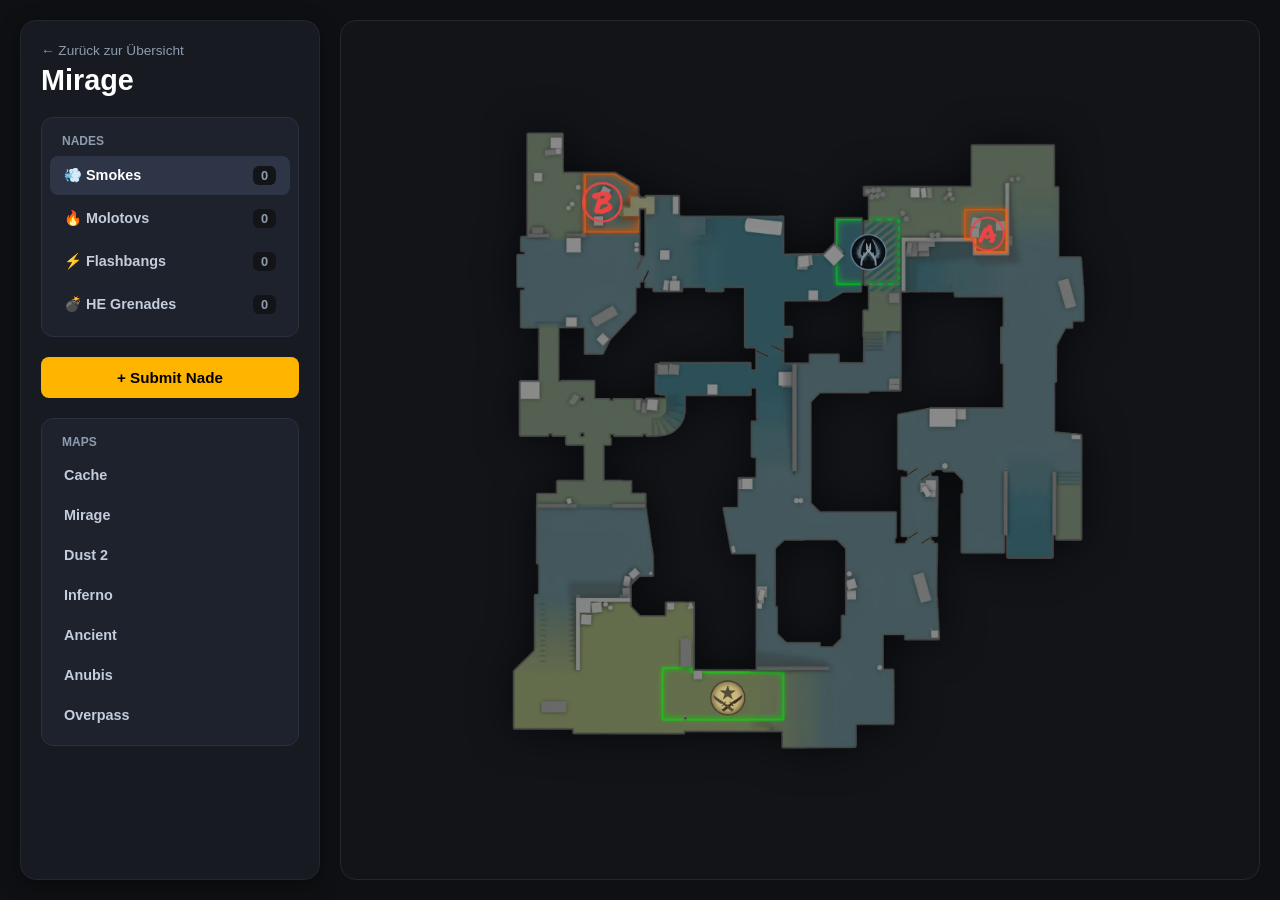
<file: Dust2.html>
<!DOCTYPE HTML>
<html lang="de">
<head>
    <!-- HIER ANPASSEN: Map-Name im Titel -->
    <title>Dust2 - CS2 Nades</title>
    <meta charset="utf-8" />
    <meta name="viewport" content="width=device-width, initial-scale=1" />
    <style>
        * { box-sizing: border-box; }

        body {
            background-color: #0e1013;
            color: white;
            font-family: 'Segoe UI', Roboto, Helvetica, Arial, sans-serif;
            margin: 0;
            padding: 20px;
            display: flex;
            gap: 20px;
            height: 100vh;
            overflow: hidden;
        }

        /* Linke Seitenleiste */
        .sidebar {
            width: 300px;
            min-width: 300px;
            background: #171a21;
            padding: 20px;
            display: flex;
            flex-direction: column;
            gap: 20px;
            overflow-y: auto;
            border: 1px solid #222731;
            border-radius: 16px;
            box-shadow: 0 4px 20px rgba(0, 0, 0, 0.4);
        }

        .back-link {
            color: #8f9cae;
            text-decoration: none;
            font-size: 0.85rem;
            transition: color 0.2s;
        }
        .back-link:hover { color: #fff; }

        .map-header h1 {
            margin: 5px 0 0 0;
            font-size: 1.8rem;
        }

        .filter-box {
            background: #1e222d;
            border-radius: 12px;
            padding: 8px;
            border: 1px solid #2a303d;
        }

        .filter-title {
            font-size: 0.75rem;
            color: #8f9cae;
            text-transform: uppercase;
            font-weight: bold;
            padding: 8px 12px;
        }

        .filter-btn {
            display: flex;
            justify-content: space-between;
            align-items: center;
            width: 100%;
            padding: 10px 14px;
            margin-bottom: 4px;
            background: transparent;
            color: #c3cddb;
            border: none;
            border-radius: 8px;
            cursor: pointer;
            font-weight: 600;
            font-size: 0.9rem;
            transition: all 0.2s;
            text-align: left;
        }
        .filter-btn:hover { background: #282e3d; color: #fff; }
        .filter-btn.active { background: #2e3547; color: #fff; }

        .badge {
            background: #121418;
            padding: 2px 8px;
            border-radius: 6px;
            font-size: 0.8rem;
            color: #8f9cae;
        }

        .submit-btn {
            display: flex;
            justify-content: center;
            align-items: center;
            width: 100%;
            padding: 12px 14px;
            background: #ffb400;
            color: #000;
            border-radius: 8px;
            text-decoration: none;
            font-weight: bold;
            font-size: 0.95rem;
            transition: all 0.2s ease;
        }
        .submit-btn:hover { background: #e09e00; transform: translateY(-1px); }

        /* Rechter Radar-Bereich */
        .map-container {
            flex: 1;
            display: flex;
            flex-direction: column;
            justify-content: center;
            align-items: center;
            background: #121418;
            border: 1px solid #222731;
            border-radius: 16px;
            padding: 20px;
            height: calc(100vh - 40px);
            position: relative;
        }

        .radar-box {
            position: relative;
            display: inline-block;
        }

        .radar-img {
            height: 70vh;
            width: auto;
            max-width: 100%;
            display: block;
            border-radius: 12px;
            filter: drop-shadow(0 0 20px rgba(0,0,0,0.6));
        }

        /* Target Pins auf dem Radar */
        .target-pin {
            position: absolute;
            width: 32px;
            height: 32px;
            background: #ffb400;
            color: black;
            border-radius: 50%;
            display: flex;
            align-items: center;
            justify-content: center;
            font-weight: bold;
            font-size: 14px;
            cursor: pointer;
            transform: translate(-50%, -50%);
            border: 2px solid white;
            box-shadow: 0 0 12px rgba(0,0,0,0.6);
            transition: transform 0.2s ease;
            z-index: 5;
        }
        .target-pin:hover {
            transform: translate(-50%, -50%) scale(1.25);
            z-index: 10;
        }

        /* Abwurf-Pin direkt auf dem Haupt-Radar */
        .throw-pin {
            position: absolute;
            width: 36px;
            height: 36px;
            background: #3b82f6;
            color: white;
            border-radius: 50%;
            display: flex;
            align-items: center;
            justify-content: center;
            font-weight: bold;
            font-size: 16px;
            cursor: pointer;
            transform: translate(-50%, -50%);
            border: 2px solid white;
            box-shadow: 0 0 15px rgba(59, 130, 246, 0.9);
            transition: transform 0.2s ease;
            z-index: 5;
        }
        .throw-pin:hover {
            transform: translate(-50%, -50%) scale(1.3);
            z-index: 10;
        }

        .radar-controls {
            margin-top: 15px;
            display: flex;
            gap: 10px;
        }

        .reset-view-btn {
            background: #2a303d;
            color: #fff;
            border: none;
            padding: 8px 16px;
            border-radius: 8px;
            font-weight: bold;
            cursor: pointer;
            display: none;
            transition: background 0.2s;
        }
        .reset-view-btn:hover { background: #3b4252; }

        /* Pop-up Modal nur für das Video */
        .modal-overlay {
            display: none;
            position: fixed;
            top: 0; left: 0; right: 0; bottom: 0;
            background: rgba(0, 0, 0, 0.9);
            z-index: 100;
            justify-content: center;
            align-items: center;
            padding: 10px;
        }
        .modal-overlay.active { display: flex; }

        .modal-card {
            background: #171a21;
            border: 1px solid #2a303d;
            border-radius: 16px;
            width: 90vw;
            height: 90vh;
            max-width: 1400px;
            display: flex;
            flex-direction: column;
            padding: 20px 30px;
            box-shadow: 0 10px 50px rgba(0,0,0,0.95);
            position: relative;
        }

        .modal-header-area {
            display: flex;
            justify-content: space-between;
            align-items: center;
            margin-bottom: 15px;
        }

        .modal-close {
            background: rgba(255, 255, 255, 0.1);
            border: none;
            color: #8f9cae;
            font-size: 1.8rem;
            line-height: 1;
            width: 40px;
            height: 40px;
            border-radius: 50%;
            cursor: pointer;
            display: flex;
            align-items: center;
            justify-content: center;
            transition: all 0.2s;
        }
        .modal-close:hover { color: #fff; background: rgba(255, 255, 255, 0.2); }

        .modal-body {
            flex: 1;
            overflow-y: auto;
            display: flex;
            flex-direction: column;
            gap: 15px;
        }

        .throw-option {
            background: #1e222d;
            border: 1px solid #2a303d;
            border-radius: 12px;
            padding: 20px;
            display: flex;
            flex-direction: column;
            height: 100%;
        }

        .throw-header {
            display: flex;
            justify-content: space-between;
            align-items: center;
            margin-bottom: 12px;
        }

        .technique-badge {
            background: #ffb400;
            color: #000;
            padding: 6px 14px;
            border-radius: 6px;
            font-weight: bold;
            font-size: 0.95rem;
        }

        .video-container {
            position: relative;
            width: 100%;
            height: 60vh;
            background: #000;
            border-radius: 10px;
            overflow: hidden;
        }

        .video-container video {
            width: 100%;
            height: 100%;
            object-fit: contain;
            background: #000;
        }
    </style>
</head>
<body>

    <!-- Linke Seitenleiste -->
    <aside class="sidebar">
        <div>
            <a href="index.html" class="back-link">← Zurück zur Übersicht</a>
            <div class="map-header">
                <!-- HIER ANPASSEN: Name der Map in der Anzeige -->
                <h1 id="map-name-heading">Mirage</h1>
            </div>
        </div>

        <!-- Filter-Boxen -->
        <div class="filter-box">
            <div class="filter-title">Nades</div>
            <button class="filter-btn active">
                <span>💨 Smokes</span>
                <span class="badge" id="smoke-count">0</span>
            </button>
            <button class="filter-btn">
                <span>🔥 Molotovs</span>
                <span class="badge" id="molotov-count">0</span>
            </button>
            <button class="filter-btn">
                <span>⚡ Flashbangs</span>
                <span class="badge" id="flash-count">0</span>
            </button>
            <button class="filter-btn">
                <span>💣 HE Grenades</span>
                <span class="badge" id="he-count">0</span>
            </button>
        </div>

        <a href="submit.html" class="submit-btn">+ Submit Nade</a>

        <div class="filter-box">
            <div class="filter-title">Maps</div>
            <a href="cache.html" class="filter-btn" style="text-decoration:none;">Cache</a>
            <a href="mirage.html" class="filter-btn" style="text-decoration:none;">Mirage</a>
            <a href="dust2.html" class="filter-btn" style="text-decoration:none;">Dust 2</a>
            <a href="inferno.html" class="filter-btn" style="text-decoration:none;">Inferno</a>
            <a href="ancient.html" class="filter-btn" style="text-decoration:none;">Ancient</a>
            <a href="anubis.html" class="filter-btn" style="text-decoration:none;">Anubis</a>
            <a href="overpass.html" class="filter-btn" style="text-decoration:none;">Overpass</a>
        </div>
    </aside>

    <!-- Radar-Bereich (Hauptfenster) -->
    <main class="map-container">
        <div class="radar-box" id="radar-box">
            <!-- HIER ANPASSEN: Pfad zum Radar-Bild der jeweiligen Map (z.B. assets/images/mirage-radar.webp) -->
            <img src="assets/images/dust2-radar.webp" alt="Map Radar" class="radar-img" id="radar-img">
        </div>
        <div class="radar-controls">
            <button class="reset-view-btn" id="reset-btn" onclick="resetRadarView()">← Zurück zu allen Zielorten</button>
        </div>
    </main>

    <!-- Modal Fenster nur für Video -->
    <div class="modal-overlay" id="modal-overlay">
        <div class="modal-card">
            <div class="modal-header-area">
                <h2 id="modal-title" style="margin:0; color:#ffb400; font-size:1.5rem;">Wurf-Video</h2>
                <button class="modal-close" onclick="closeModal()">&times;</button>
            </div>
            <div class="modal-body" id="modal-content"></div>
        </div>
    </div>

    <script>
        // HIER TRÄGST DU SPÄTER DIE DATEN FÜR DIE MAP EIN
        const nadesData = [
            /* Beispiel-Eintrag:
            {
                id: "target-1",
                title: "Mirage Smoke: Stairs",
                type: "smoke", // Optionen: 'smoke', 'molotov', 'flash', 'he'
                targetPosition: { top: 40.0, left: 50.0 },
                throws: [
                    {
                        from: "T Spawn",
                        technique: "Jump Throw",
                        videoUrl: "assets/videos/mirage-stairs-smoke.mp4",
                        throwPosition: { top: 80.0, left: 30.0 }
                    }
                ]
            }
            */
        ];

        const radarBox = document.getElementById('radar-box');
        const resetBtn = document.getElementById('reset-btn');

        function renderTargetPins() {
            document.querySelectorAll('.target-pin, .throw-pin').forEach(p => p.remove());
            resetBtn.style.display = 'none';

            let smokeCount = 0, molotovCount = 0, flashCount = 0, heCount = 0;

            nadesData.forEach(nade => {
                if (nade.type === 'smoke') smokeCount++;
                if (nade.type === 'molotov') molotovCount++;
                if (nade.type === 'flash') flashCount++;
                if (nade.type === 'he') heCount++;

                const pin = document.createElement('div');
                pin.className = 'target-pin';
                pin.style.top = nade.targetPosition.top + '%';
                pin.style.left = nade.targetPosition.left + '%';
                pin.innerText = nade.throws.length;
                pin.title = `${nade.title} (${nade.throws.length} Wurfoptionen)`;

                pin.onclick = () => showThrowPinsForTarget(nade);
                radarBox.appendChild(pin);
            });

            document.getElementById('smoke-count').innerText = smokeCount;
            document.getElementById('molotov-count').innerText = molotovCount;
            document.getElementById('flash-count').innerText = flashCount;
            document.getElementById('he-count').innerText = heCount;
        }

        function showThrowPinsForTarget(nade) {
            document.querySelectorAll('.target-pin').forEach(p => p.remove());

            nade.throws.forEach(t => {
                const throwPin = document.createElement('div');
                throwPin.className = 'throw-pin';
                throwPin.style.top = t.throwPosition.top + '%';
                throwPin.style.left = t.throwPosition.left + '%';
                throwPin.innerHTML = '🏃';
                throwPin.title = `Wurf von ${t.from} (${t.technique})`;

                throwPin.onclick = () => openVideoModal(nade, t);
                radarBox.appendChild(throwPin);
            });

            resetBtn.style.display = 'block';
        }

        function resetRadarView() {
            renderTargetPins();
        }

        function openVideoModal(nade, throwObj) {
            document.getElementById('modal-title').innerText = `📹 ${nade.title} (Von ${throwObj.from})`;
            const contentContainer = document.getElementById('modal-content');
            
            contentContainer.innerHTML = `
                <div class="throw-option">
                    <div class="throw-header">
                        <strong style="font-size:1.2rem; color:#fff;">🏃 Von ${throwObj.from}</strong>
                        <span class="technique-badge">${throwObj.technique}</span>
                    </div>
                    <div class="video-container">
                        <video id="active-video" controls autoplay loop muted playsinline>
                            <source src="${throwObj.videoUrl}" type="video/mp4">
                            Dein Browser unterstützt kein HTML5-Video.
                        </video>
                    </div>
                </div>
            `;

            document.getElementById('modal-overlay').classList.add('active');

            const videoEl = document.getElementById('active-video');
            if (videoEl) {
                videoEl.load();
                let playPromise = videoEl.play();
                if (playPromise !== undefined) {
                    playPromise.catch(error => {
                        console.log("Autoplay blockiert:", error);
                    });
                }
            }
        }

        function closeModal() {
            document.getElementById('modal-overlay').classList.remove('active');
            document.getElementById('modal-content').innerHTML = '';
        }

        document.getElementById('modal-overlay').onclick = (e) => {
            if (e.target.id === 'modal-overlay') closeModal();
        };

        renderTargetPins();
    </script>
</body>
</html>
</file>
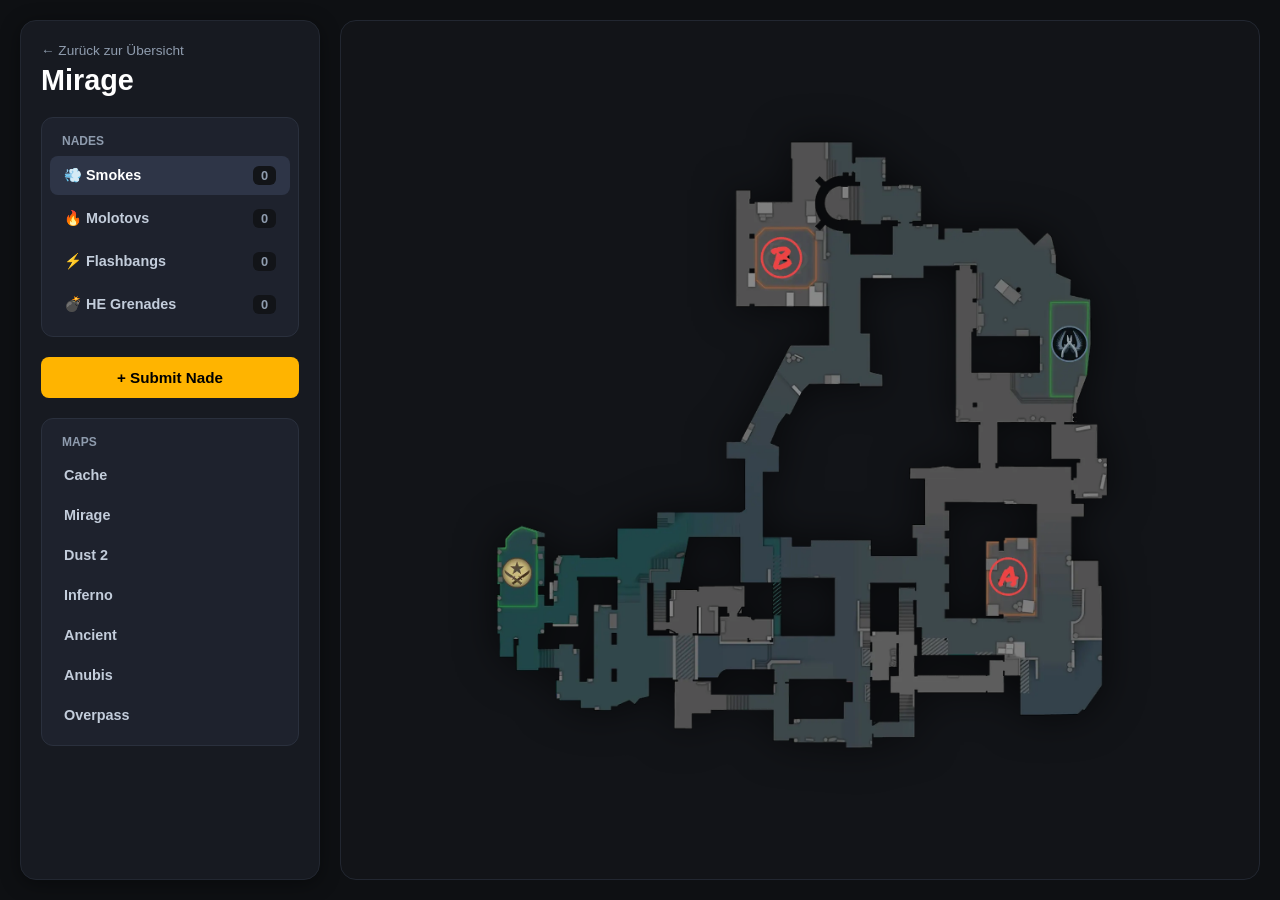
<file: Inferno.html>
<!DOCTYPE HTML>
<html lang="de">
<head>
    <!-- HIER ANPASSEN: Map-Name im Titel -->
    <title>Inferno - CS2 Nades</title>
    <meta charset="utf-8" />
    <meta name="viewport" content="width=device-width, initial-scale=1" />
    <style>
        * { box-sizing: border-box; }

        body {
            background-color: #0e1013;
            color: white;
            font-family: 'Segoe UI', Roboto, Helvetica, Arial, sans-serif;
            margin: 0;
            padding: 20px;
            display: flex;
            gap: 20px;
            height: 100vh;
            overflow: hidden;
        }

        /* Linke Seitenleiste */
        .sidebar {
            width: 300px;
            min-width: 300px;
            background: #171a21;
            padding: 20px;
            display: flex;
            flex-direction: column;
            gap: 20px;
            overflow-y: auto;
            border: 1px solid #222731;
            border-radius: 16px;
            box-shadow: 0 4px 20px rgba(0, 0, 0, 0.4);
        }

        .back-link {
            color: #8f9cae;
            text-decoration: none;
            font-size: 0.85rem;
            transition: color 0.2s;
        }
        .back-link:hover { color: #fff; }

        .map-header h1 {
            margin: 5px 0 0 0;
            font-size: 1.8rem;
        }

        .filter-box {
            background: #1e222d;
            border-radius: 12px;
            padding: 8px;
            border: 1px solid #2a303d;
        }

        .filter-title {
            font-size: 0.75rem;
            color: #8f9cae;
            text-transform: uppercase;
            font-weight: bold;
            padding: 8px 12px;
        }

        .filter-btn {
            display: flex;
            justify-content: space-between;
            align-items: center;
            width: 100%;
            padding: 10px 14px;
            margin-bottom: 4px;
            background: transparent;
            color: #c3cddb;
            border: none;
            border-radius: 8px;
            cursor: pointer;
            font-weight: 600;
            font-size: 0.9rem;
            transition: all 0.2s;
            text-align: left;
        }
        .filter-btn:hover { background: #282e3d; color: #fff; }
        .filter-btn.active { background: #2e3547; color: #fff; }

        .badge {
            background: #121418;
            padding: 2px 8px;
            border-radius: 6px;
            font-size: 0.8rem;
            color: #8f9cae;
        }

        .submit-btn {
            display: flex;
            justify-content: center;
            align-items: center;
            width: 100%;
            padding: 12px 14px;
            background: #ffb400;
            color: #000;
            border-radius: 8px;
            text-decoration: none;
            font-weight: bold;
            font-size: 0.95rem;
            transition: all 0.2s ease;
        }
        .submit-btn:hover { background: #e09e00; transform: translateY(-1px); }

        /* Rechter Radar-Bereich */
        .map-container {
            flex: 1;
            display: flex;
            flex-direction: column;
            justify-content: center;
            align-items: center;
            background: #121418;
            border: 1px solid #222731;
            border-radius: 16px;
            padding: 20px;
            height: calc(100vh - 40px);
            position: relative;
        }

        .radar-box {
            position: relative;
            display: inline-block;
        }

        .radar-img {
            height: 70vh;
            width: auto;
            max-width: 100%;
            display: block;
            border-radius: 12px;
            filter: drop-shadow(0 0 20px rgba(0,0,0,0.6));
        }

        /* Target Pins auf dem Radar */
        .target-pin {
            position: absolute;
            width: 32px;
            height: 32px;
            background: #ffb400;
            color: black;
            border-radius: 50%;
            display: flex;
            align-items: center;
            justify-content: center;
            font-weight: bold;
            font-size: 14px;
            cursor: pointer;
            transform: translate(-50%, -50%);
            border: 2px solid white;
            box-shadow: 0 0 12px rgba(0,0,0,0.6);
            transition: transform 0.2s ease;
            z-index: 5;
        }
        .target-pin:hover {
            transform: translate(-50%, -50%) scale(1.25);
            z-index: 10;
        }

        /* Abwurf-Pin direkt auf dem Haupt-Radar */
        .throw-pin {
            position: absolute;
            width: 36px;
            height: 36px;
            background: #3b82f6;
            color: white;
            border-radius: 50%;
            display: flex;
            align-items: center;
            justify-content: center;
            font-weight: bold;
            font-size: 16px;
            cursor: pointer;
            transform: translate(-50%, -50%);
            border: 2px solid white;
            box-shadow: 0 0 15px rgba(59, 130, 246, 0.9);
            transition: transform 0.2s ease;
            z-index: 5;
        }
        .throw-pin:hover {
            transform: translate(-50%, -50%) scale(1.3);
            z-index: 10;
        }

        .radar-controls {
            margin-top: 15px;
            display: flex;
            gap: 10px;
        }

        .reset-view-btn {
            background: #2a303d;
            color: #fff;
            border: none;
            padding: 8px 16px;
            border-radius: 8px;
            font-weight: bold;
            cursor: pointer;
            display: none;
            transition: background 0.2s;
        }
        .reset-view-btn:hover { background: #3b4252; }

        /* Pop-up Modal nur für das Video */
        .modal-overlay {
            display: none;
            position: fixed;
            top: 0; left: 0; right: 0; bottom: 0;
            background: rgba(0, 0, 0, 0.9);
            z-index: 100;
            justify-content: center;
            align-items: center;
            padding: 10px;
        }
        .modal-overlay.active { display: flex; }

        .modal-card {
            background: #171a21;
            border: 1px solid #2a303d;
            border-radius: 16px;
            width: 90vw;
            height: 90vh;
            max-width: 1400px;
            display: flex;
            flex-direction: column;
            padding: 20px 30px;
            box-shadow: 0 10px 50px rgba(0,0,0,0.95);
            position: relative;
        }

        .modal-header-area {
            display: flex;
            justify-content: space-between;
            align-items: center;
            margin-bottom: 15px;
        }

        .modal-close {
            background: rgba(255, 255, 255, 0.1);
            border: none;
            color: #8f9cae;
            font-size: 1.8rem;
            line-height: 1;
            width: 40px;
            height: 40px;
            border-radius: 50%;
            cursor: pointer;
            display: flex;
            align-items: center;
            justify-content: center;
            transition: all 0.2s;
        }
        .modal-close:hover { color: #fff; background: rgba(255, 255, 255, 0.2); }

        .modal-body {
            flex: 1;
            overflow-y: auto;
            display: flex;
            flex-direction: column;
            gap: 15px;
        }

        .throw-option {
            background: #1e222d;
            border: 1px solid #2a303d;
            border-radius: 12px;
            padding: 20px;
            display: flex;
            flex-direction: column;
            height: 100%;
        }

        .throw-header {
            display: flex;
            justify-content: space-between;
            align-items: center;
            margin-bottom: 12px;
        }

        .technique-badge {
            background: #ffb400;
            color: #000;
            padding: 6px 14px;
            border-radius: 6px;
            font-weight: bold;
            font-size: 0.95rem;
        }

        .video-container {
            position: relative;
            width: 100%;
            height: 60vh;
            background: #000;
            border-radius: 10px;
            overflow: hidden;
        }

        .video-container video {
            width: 100%;
            height: 100%;
            object-fit: contain;
            background: #000;
        }
    </style>
</head>
<body>

    <!-- Linke Seitenleiste -->
    <aside class="sidebar">
        <div>
            <a href="index.html" class="back-link">← Zurück zur Übersicht</a>
            <div class="map-header">
                <!-- HIER ANPASSEN: Name der Map in der Anzeige -->
                <h1 id="map-name-heading">Mirage</h1>
            </div>
        </div>

        <!-- Filter-Boxen -->
        <div class="filter-box">
            <div class="filter-title">Nades</div>
            <button class="filter-btn active">
                <span>💨 Smokes</span>
                <span class="badge" id="smoke-count">0</span>
            </button>
            <button class="filter-btn">
                <span>🔥 Molotovs</span>
                <span class="badge" id="molotov-count">0</span>
            </button>
            <button class="filter-btn">
                <span>⚡ Flashbangs</span>
                <span class="badge" id="flash-count">0</span>
            </button>
            <button class="filter-btn">
                <span>💣 HE Grenades</span>
                <span class="badge" id="he-count">0</span>
            </button>
        </div>

        <a href="submit.html" class="submit-btn">+ Submit Nade</a>

        <div class="filter-box">
            <div class="filter-title">Maps</div>
            <a href="cache.html" class="filter-btn" style="text-decoration:none;">Cache</a>
            <a href="mirage.html" class="filter-btn" style="text-decoration:none;">Mirage</a>
            <a href="dust2.html" class="filter-btn" style="text-decoration:none;">Dust 2</a>
            <a href="inferno.html" class="filter-btn" style="text-decoration:none;">Inferno</a>
            <a href="ancient.html" class="filter-btn" style="text-decoration:none;">Ancient</a>
            <a href="anubis.html" class="filter-btn" style="text-decoration:none;">Anubis</a>
            <a href="overpass.html" class="filter-btn" style="text-decoration:none;">Overpass</a>
        </div>
    </aside>

    <!-- Radar-Bereich (Hauptfenster) -->
    <main class="map-container">
        <div class="radar-box" id="radar-box">
            <!-- HIER ANPASSEN: Pfad zum Radar-Bild der jeweiligen Map (z.B. assets/images/mirage-radar.webp) -->
            <img src="assets/images/inferno-radar.webp" alt="Map Radar" class="radar-img" id="radar-img">
        </div>
        <div class="radar-controls">
            <button class="reset-view-btn" id="reset-btn" onclick="resetRadarView()">← Zurück zu allen Zielorten</button>
        </div>
    </main>

    <!-- Modal Fenster nur für Video -->
    <div class="modal-overlay" id="modal-overlay">
        <div class="modal-card">
            <div class="modal-header-area">
                <h2 id="modal-title" style="margin:0; color:#ffb400; font-size:1.5rem;">Wurf-Video</h2>
                <button class="modal-close" onclick="closeModal()">&times;</button>
            </div>
            <div class="modal-body" id="modal-content"></div>
        </div>
    </div>

    <script>
        // HIER TRÄGST DU SPÄTER DIE DATEN FÜR DIE MAP EIN
        const nadesData = [
            /* Beispiel-Eintrag:
            {
                id: "target-1",
                title: "Mirage Smoke: Stairs",
                type: "smoke", // Optionen: 'smoke', 'molotov', 'flash', 'he'
                targetPosition: { top: 40.0, left: 50.0 },
                throws: [
                    {
                        from: "T Spawn",
                        technique: "Jump Throw",
                        videoUrl: "assets/videos/mirage-stairs-smoke.mp4",
                        throwPosition: { top: 80.0, left: 30.0 }
                    }
                ]
            }
            */
        ];

        const radarBox = document.getElementById('radar-box');
        const resetBtn = document.getElementById('reset-btn');

        function renderTargetPins() {
            document.querySelectorAll('.target-pin, .throw-pin').forEach(p => p.remove());
            resetBtn.style.display = 'none';

            let smokeCount = 0, molotovCount = 0, flashCount = 0, heCount = 0;

            nadesData.forEach(nade => {
                if (nade.type === 'smoke') smokeCount++;
                if (nade.type === 'molotov') molotovCount++;
                if (nade.type === 'flash') flashCount++;
                if (nade.type === 'he') heCount++;

                const pin = document.createElement('div');
                pin.className = 'target-pin';
                pin.style.top = nade.targetPosition.top + '%';
                pin.style.left = nade.targetPosition.left + '%';
                pin.innerText = nade.throws.length;
                pin.title = `${nade.title} (${nade.throws.length} Wurfoptionen)`;

                pin.onclick = () => showThrowPinsForTarget(nade);
                radarBox.appendChild(pin);
            });

            document.getElementById('smoke-count').innerText = smokeCount;
            document.getElementById('molotov-count').innerText = molotovCount;
            document.getElementById('flash-count').innerText = flashCount;
            document.getElementById('he-count').innerText = heCount;
        }

        function showThrowPinsForTarget(nade) {
            document.querySelectorAll('.target-pin').forEach(p => p.remove());

            nade.throws.forEach(t => {
                const throwPin = document.createElement('div');
                throwPin.className = 'throw-pin';
                throwPin.style.top = t.throwPosition.top + '%';
                throwPin.style.left = t.throwPosition.left + '%';
                throwPin.innerHTML = '🏃';
                throwPin.title = `Wurf von ${t.from} (${t.technique})`;

                throwPin.onclick = () => openVideoModal(nade, t);
                radarBox.appendChild(throwPin);
            });

            resetBtn.style.display = 'block';
        }

        function resetRadarView() {
            renderTargetPins();
        }

        function openVideoModal(nade, throwObj) {
            document.getElementById('modal-title').innerText = `📹 ${nade.title} (Von ${throwObj.from})`;
            const contentContainer = document.getElementById('modal-content');
            
            contentContainer.innerHTML = `
                <div class="throw-option">
                    <div class="throw-header">
                        <strong style="font-size:1.2rem; color:#fff;">🏃 Von ${throwObj.from}</strong>
                        <span class="technique-badge">${throwObj.technique}</span>
                    </div>
                    <div class="video-container">
                        <video id="active-video" controls autoplay loop muted playsinline>
                            <source src="${throwObj.videoUrl}" type="video/mp4">
                            Dein Browser unterstützt kein HTML5-Video.
                        </video>
                    </div>
                </div>
            `;

            document.getElementById('modal-overlay').classList.add('active');

            const videoEl = document.getElementById('active-video');
            if (videoEl) {
                videoEl.load();
                let playPromise = videoEl.play();
                if (playPromise !== undefined) {
                    playPromise.catch(error => {
                        console.log("Autoplay blockiert:", error);
                    });
                }
            }
        }

        function closeModal() {
            document.getElementById('modal-overlay').classList.remove('active');
            document.getElementById('modal-content').innerHTML = '';
        }

        document.getElementById('modal-overlay').onclick = (e) => {
            if (e.target.id === 'modal-overlay') closeModal();
        };

        renderTargetPins();
    </script>
</body>
</html>
</file>
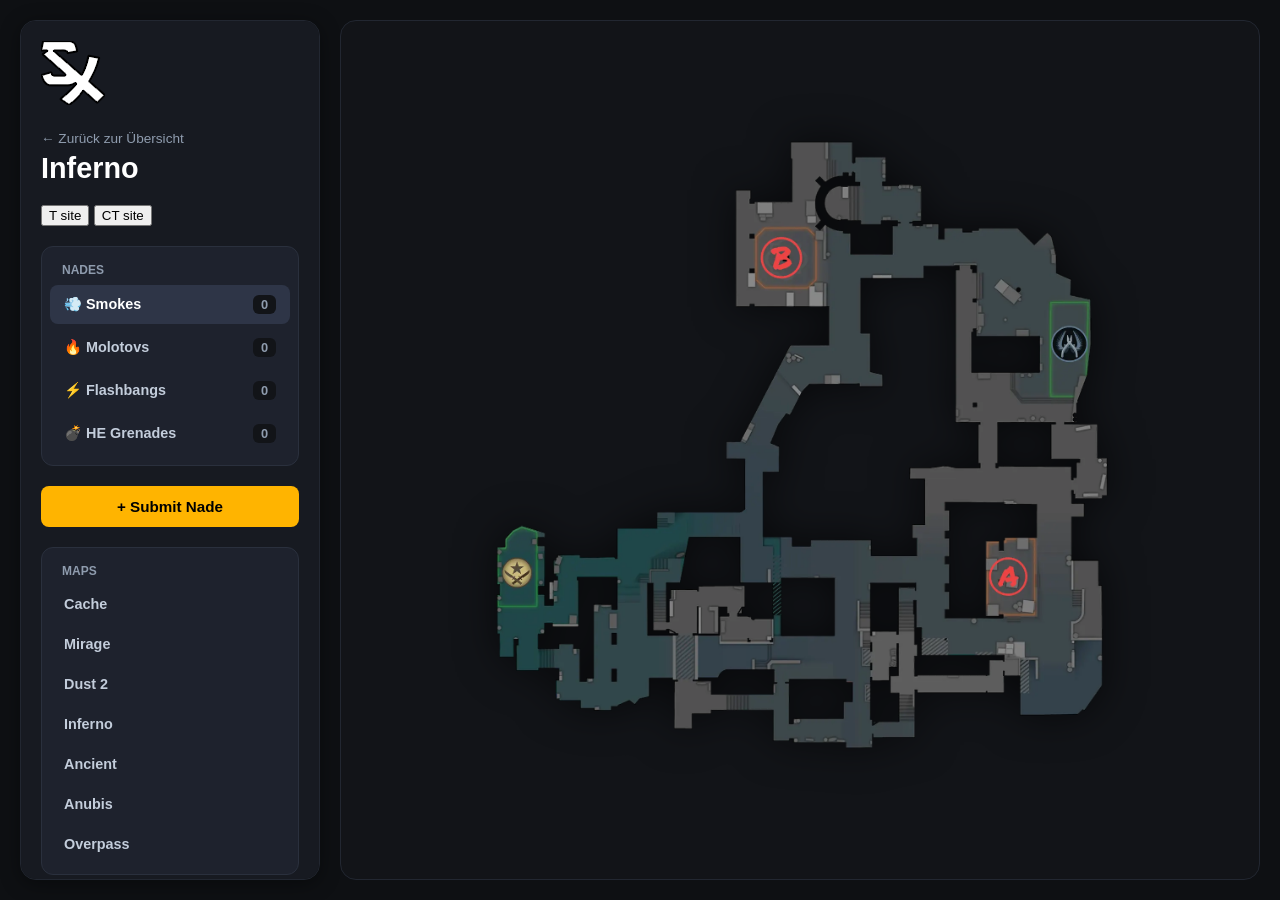
<file: inferno.html>
<!DOCTYPE HTML>
<html lang="de">
<head>
    <title>Inferno - CS2 Nades</title>
    <meta charset="utf-8" />
    <meta name="viewport" content="width=device-width, initial-scale=1" />
    <style>
        * { box-sizing: border-box; }

        body {
            background-color: #0e1013;
            color: white;
            font-family: 'Segoe UI', Roboto, Helvetica, Arial, sans-serif;
            margin: 0;
            padding: 20px;
            display: flex;
            gap: 20px;
            height: 100vh;
            overflow: hidden;
        }

        /* Linke Seitenleiste */
        .sidebar {
            width: 300px;
            min-width: 300px;
            background: #171a21;
            padding: 20px;
            display: flex;
            flex-direction: column;
            gap: 20px;
            overflow-y: auto;
            border: 1px solid #222731;
            border-radius: 16px;
            box-shadow: 0 4px 20px rgba(0, 0, 0, 0.4);
        }

        .back-link {
            color: #8f9cae;
            text-decoration: none;
            font-size: 0.85rem;
            transition: color 0.2s;
        }
        .back-link:hover { color: #fff; }

        .map-header h1 {
            margin: 5px 0 0 0;
            font-size: 1.8rem;
        }

        .filter-box {
            background: #1e222d;
            border-radius: 12px;
            padding: 8px;
            border: 1px solid #2a303d;
        }

        .filter-title {
            font-size: 0.75rem;
            color: #8f9cae;
            text-transform: uppercase;
            font-weight: bold;
            padding: 8px 12px;
        }

        .filter-btn {
            display: flex;
            justify-content: space-between;
            align-items: center;
            width: 100%;
            padding: 10px 14px;
            margin-bottom: 4px;
            background: transparent;
            color: #c3cddb;
            border: none;
            border-radius: 8px;
            cursor: pointer;
            font-weight: 600;
            font-size: 0.9rem;
            transition: all 0.2s;
            text-align: left;
        }
        .filter-btn:hover { background: #282e3d; color: #fff; }
        .filter-btn.active { background: #2e3547; color: #fff; }

        .badge {
            background: #121418;
            padding: 2px 8px;
            border-radius: 6px;
            font-size: 0.8rem;
            color: #8f9cae;
        }

        .submit-btn {
            display: flex;
            justify-content: center;
            align-items: center;
            width: 100%;
            padding: 12px 14px;
            background: #ffb400;
            color: #000;
            border-radius: 8px;
            text-decoration: none;
            font-weight: bold;
            font-size: 0.95rem;
            transition: all 0.2s ease;
        }
        .submit-btn:hover { background: #e09e00; transform: translateY(-1px); }

        /* Rechter Radar-Bereich */
        .map-container {
            flex: 1;
            display: flex;
            flex-direction: column;
            justify-content: center;
            align-items: center;
            background: #121418;
            border: 1px solid #222731;
            border-radius: 16px;
            padding: 20px;
            height: calc(100vh - 40px);
            position: relative;
        }

        .radar-box {
            position: relative;
            display: inline-block;
        }

        .radar-img {
            height: 70vh;
            width: auto;
            max-width: 100%;
            display: block;
            border-radius: 12px;
            filter: drop-shadow(0 0 20px rgba(0,0,0,0.6));
        }

        /* Target Pins auf dem Radar */
        .target-pin {
            position: absolute;
            width: 32px;
            height: 32px;
            background: #ffb400;
            color: black;
            border-radius: 50%;
            display: flex;
            align-items: center;
            justify-content: center;
            font-weight: bold;
            font-size: 14px;
            cursor: pointer;
            transform: translate(-50%, -50%);
            border: 2px solid white;
            box-shadow: 0 0 12px rgba(0,0,0,0.6);
            transition: transform 0.2s ease;
            z-index: 5;
        }
        .target-pin:hover {
            transform: translate(-50%, -50%) scale(1.25);
            z-index: 10;
        }

        /* Abwurf-Pin direkt auf dem Haupt-Radar */
        .throw-pin {
            position: absolute;
            width: 36px;
            height: 36px;
            background: #3b82f6;
            color: white;
            border-radius: 50%;
            display: flex;
            align-items: center;
            justify-content: center;
            font-weight: bold;
            font-size: 16px;
            cursor: pointer;
            transform: translate(-50%, -50%);
            border: 2px solid white;
            box-shadow: 0 0 15px rgba(59, 130, 246, 0.9);
            transition: transform 0.2s ease;
            z-index: 5;
        }
        .throw-pin:hover {
            transform: translate(-50%, -50%) scale(1.3);
            z-index: 10;
        }

        .radar-controls {
            margin-top: 15px;
            display: flex;
            gap: 10px;
        }

        .reset-view-btn {
            background: #2a303d;
            color: #fff;
            border: none;
            padding: 8px 16px;
            border-radius: 8px;
            font-weight: bold;
            cursor: pointer;
            display: none;
            transition: background 0.2s;
        }
        .reset-view-btn:hover { background: #3b4252; }

        /* Pop-up Modal nur für das Video */
        .modal-overlay {
            display: none;
            position: fixed;
            top: 0; left: 0; right: 0; bottom: 0;
            background: rgba(0, 0, 0, 0.9);
            z-index: 100;
            justify-content: center;
            align-items: center;
            padding: 10px;
        }
        .modal-overlay.active { display: flex; }

        .modal-card {
            background: #171a21;
            border: 1px solid #2a303d;
            border-radius: 16px;
            width: 90vw;
            height: 90vh;
            max-width: 1400px;
            display: flex;
            flex-direction: column;
            padding: 20px 30px;
            box-shadow: 0 10px 50px rgba(0,0,0,0.95);
            position: relative;
        }

        .modal-header-area {
            display: flex;
            justify-content: space-between;
            align-items: center;
            margin-bottom: 15px;
        }

        .modal-close {
            background: rgba(255, 255, 255, 0.1);
            border: none;
            color: #8f9cae;
            font-size: 1.8rem;
            line-height: 1;
            width: 40px;
            height: 40px;
            border-radius: 50%;
            cursor: pointer;
            display: flex;
            align-items: center;
            justify-content: center;
            transition: all 0.2s;
        }
        .modal-close:hover { color: #fff; background: rgba(255, 255, 255, 0.2); }

        .modal-body {
            flex: 1;
            overflow-y: auto;
            display: flex;
            flex-direction: column;
            gap: 15px;
        }

        .throw-option {
            background: #1e222d;
            border: 1px solid #2a303d;
            border-radius: 12px;
            padding: 20px;
            display: flex;
            flex-direction: column;
            height: 100%;
        }

        .throw-header {
            display: flex;
            justify-content: space-between;
            align-items: center;
            margin-bottom: 12px;
        }

        .technique-badge {
            background: #ffb400;
            color: #000;
            padding: 6px 14px;
            border-radius: 6px;
            font-weight: bold;
            font-size: 0.95rem;
        }

        .video-container {
            position: relative;
            width: 100%;
            height: 60vh;
            background: #000;
            border-radius: 10px;
            overflow: hidden;
        }

        .video-container video {
            width: 100%;
            height: 100%;
            object-fit: contain;
            background: #000;
        }
    </style>
</head>
<body>

    <!-- Linke Seitenleiste -->
    <aside class="sidebar">
        <!-- Logo ganz oben in der Sidebar -->
        <div class="sidebar-logo-container">
            <a href="index.html">
                <img src="assets/images/sx.png" alt="CS2 Nades Logo" class="site-logo">
            </a>
        </div>

        <div>
            <a href="index.html" class="back-link">← Zurück zur Übersicht</a>
            <div class="map-header">
                <h1>Inferno</h1>
            </div>
        </div>

        <!-- T / CT Umschalter -->
        <div class="side-filter-container">
            <button class="side-btn t-side active" id="btn-side-t" onclick="setSideFilter('T')">T site</button>
            <button class="side-btn ct-side" id="btn-side-ct" onclick="setSideFilter('CT')">CT site</button>
        </div>

        <!-- Filter-Boxen -->
        <div class="filter-box">
            <div class="filter-title">Nades</div>
            <button class="filter-btn active" onclick="setNadeTypeFilter('smoke', this)">
                <span>💨 Smokes</span>
                <span class="badge" id="smoke-count">0</span>
            </button>
            <button class="filter-btn" onclick="setNadeTypeFilter('molotov', this)">
                <span>🔥 Molotovs</span>
                <span class="badge" id="molotov-count">0</span>
            </button>
            <button class="filter-btn" onclick="setNadeTypeFilter('flash', this)">
                <span>⚡ Flashbangs</span>
                <span class="badge" id="flash-count">0</span>
            </button>
            <button class="filter-btn" onclick="setNadeTypeFilter('he', this)">
                <span>💣 HE Grenades</span>
                <span class="badge" id="he-count">0</span>
            </button>
        </div>

        <a href="submit.html" class="submit-btn">+ Submit Nade</a>

        <div class="filter-box">
            <div class="filter-title">Maps</div>
            <a href="cache.html" class="filter-btn" style="text-decoration:none;">Cache</a>
            <a href="mirage.html" class="filter-btn" style="text-decoration:none;">Mirage</a>
            <a href="dust2.html" class="filter-btn" style="text-decoration:none;">Dust 2</a>
            <a href="inferno.html" class="filter-btn" style="text-decoration:none;">Inferno</a>
            <a href="ancient.html" class="filter-btn" style="text-decoration:none;">Ancient</a>
            <a href="anubis.html" class="filter-btn" style="text-decoration:none;">Anubis</a>
            <a href="overpass.html" class="filter-btn" style="text-decoration:none;">Overpass</a>
        </div>
    </aside>

    <!-- Radar-Bereich (Hauptfenster) -->
    <main class="map-container">
        <div class="radar-box" id="radar-box">
            <img src="assets/images/inferno-radar.webp" alt="Map Radar" class="radar-img" id="radar-img">
        </div>
        <div class="radar-controls">
            <button class="reset-view-btn" id="reset-btn" onclick="resetRadarView()">← Zurück zu allen Zielorten</button>
        </div>
    </main>

    <!-- Modal Fenster nur für Video -->
    <div class="modal-overlay" id="modal-overlay">
        <div class="modal-card">
            <div class="modal-header-area">
                <h2 id="modal-title" style="margin:0; color:#ffb400; font-size:1.5rem;">Wurf-Video</h2>
                <button class="modal-close" onclick="closeModal()">&times;</button>
            </div>
            <div class="modal-body" id="modal-content"></div>
        </div>
    </div>

    <script>
        // DATEN FÜR Nades (mit Eigenschaft side: "T" oder "CT")
        const nadesData = [
            /* Beispiel-Eintrag für Nades:
            {
                id: "target-1",
                title: "Dust 2 Smoke: Long A Crossing",
                side: "T", // "T" oder "CT"
                targetPosition: { top: 40.0, left: 50.0 },
                throws: [
                    {
                        from: "T Spawn",
                        technique: "Standard",
                        videoUrl: "assets/videos/map-location-nadetype.mp4",
                        throwPosition: { top: 80.0, left: 30.0 }
                    }
                ]
            }
            */
        ];

        let currentSide = 'T';
        const radarBox = document.getElementById('radar-box');
        const resetBtn = document.getElementById('reset-btn');

        function setSide(side) {
            currentSide = side;
            document.getElementById('btn-t').classList.toggle('active', side === 'T');
            document.getElementById('btn-ct').classList.toggle('active', side === 'CT');
            renderTargetPins();
        }

        function renderTargetPins() {
            document.querySelectorAll('.target-pin, .throw-pin').forEach(p => p.remove());
            resetBtn.style.display = 'none';

            let tCount = 0, ctCount = 0;

            nadesData.forEach(nade => {
                if (nade.side === 'T') tCount++;
                if (nade.side === 'CT') ctCount++;

                if (nade.side === currentSide) {
                    const pin = document.createElement('div');
                    pin.className = 'target-pin';
                    pin.style.top = nade.targetPosition.top + '%';
                    pin.style.left = nade.targetPosition.left + '%';
                    pin.innerText = nade.throws.length;
                    pin.title = `${nade.title} (${nade.throws.length} Wurfoptionen)`;

                    pin.onclick = () => showThrowPinsForTarget(nade);
                    radarBox.appendChild(pin);
                }
            });

            document.getElementById('t-count').innerText = tCount;
            document.getElementById('ct-count').innerText = ctCount;
        }

        function showThrowPinsForTarget(nade) {
            document.querySelectorAll('.target-pin').forEach(p => p.remove());

            nade.throws.forEach(t => {
                const throwPin = document.createElement('div');
                throwPin.className = 'throw-pin';
                throwPin.style.top = t.throwPosition.top + '%';
                throwPin.style.left = t.throwPosition.left + '%';
                throwPin.innerHTML = '🏃';
                throwPin.title = `Wurf von ${t.from} (${t.technique})`;

                throwPin.onclick = () => openVideoModal(nade, t);
                radarBox.appendChild(throwPin);
            });

            resetBtn.style.display = 'block';
        }

        function resetRadarView() {
            renderTargetPins();
        }

        function openVideoModal(nade, throwObj) {
            document.getElementById('modal-title').innerText = `📹 ${nade.title} (Von ${throwObj.from})`;
            const contentContainer = document.getElementById('modal-content');
            
            contentContainer.innerHTML = `
                <div class="throw-option">
                    <div class="throw-header">
                        <strong style="font-size:1.2rem; color:#fff;">🏃 Von ${throwObj.from}</strong>
                        <span class="technique-badge">${throwObj.technique}</span>
                    </div>
                    <div class="video-container">
                        <video id="active-video" controls autoplay loop muted playsinline>
                            <source src="${throwObj.videoUrl}" type="video/mp4">
                            Dein Browser unterstützt kein HTML5-Video.
                        </video>
                    </div>
                </div>
            `;

            document.getElementById('modal-overlay').classList.add('active');

            const videoEl = document.getElementById('active-video');
            if (videoEl) {
                videoEl.load();
                let playPromise = videoEl.play();
                if (playPromise !== undefined) {
                    playPromise.catch(error => {
                        console.log("Autoplay blockiert:", error);
                    });
                }
            }
        }

        function closeModal() {
            document.getElementById('modal-overlay').classList.remove('active');
            document.getElementById('modal-content').innerHTML = '';
        }

        document.getElementById('modal-overlay').onclick = (e) => {
            if (e.target.id === 'modal-overlay') closeModal();
        };

        renderTargetPins();
    </script>
</body>
</html>
</file>
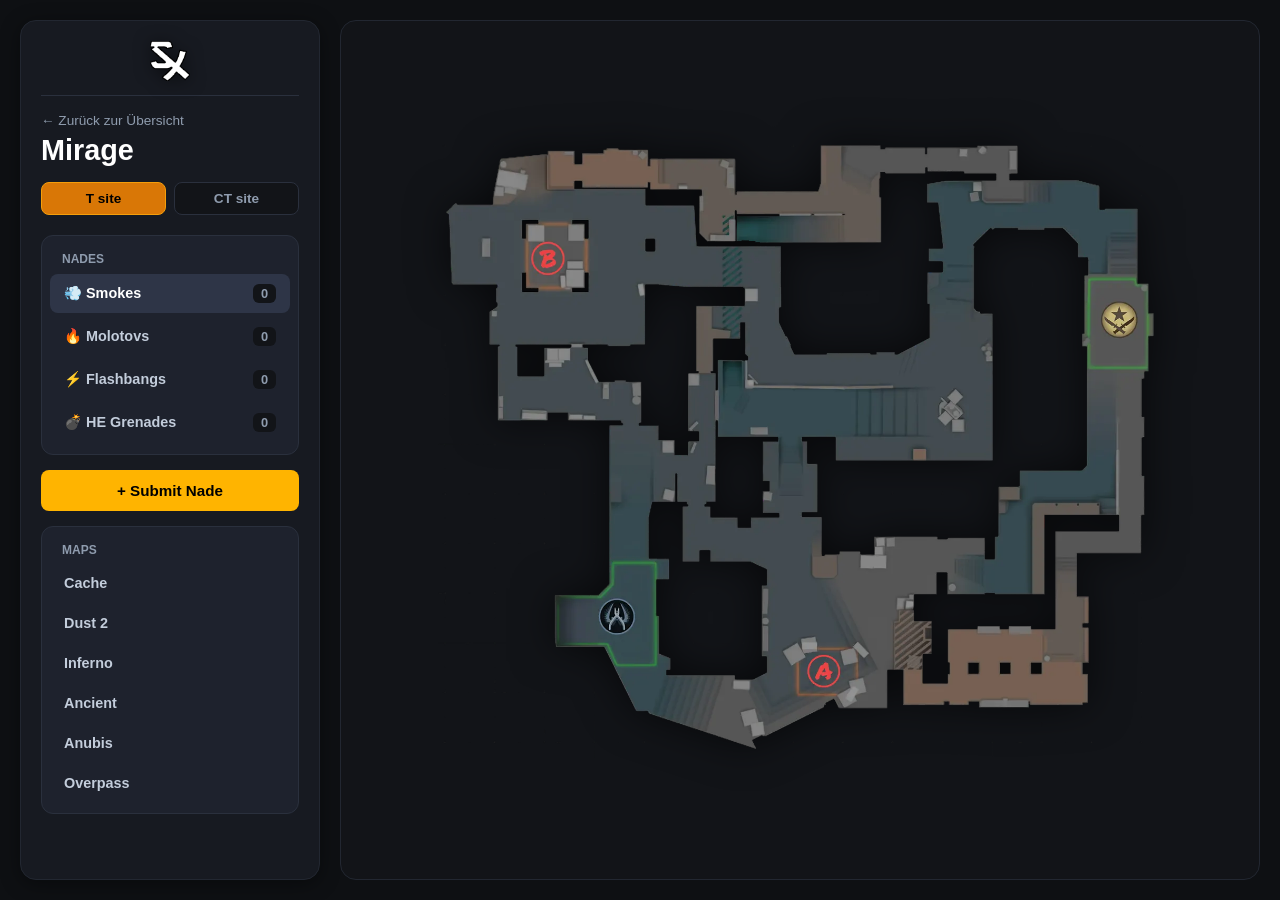
<file: mirage.html>
<!DOCTYPE HTML>
<html lang="de">
<head>
    <title>Mirage - CS2 Nades</title>
    <meta charset="utf-8" />
    <meta name="viewport" content="width=device-width, initial-scale=1" />
    <style>
        * { box-sizing: border-box; }
        body {
            background-color: #0e1013; color: white;
            font-family: 'Segoe UI', Roboto, Helvetica, Arial, sans-serif;
            margin: 0; padding: 20px; display: flex; gap: 20px; height: 100vh; overflow: hidden;
        }
        .sidebar {
            width: 300px; min-width: 300px; background: #171a21; padding: 20px;
            display: flex; flex-direction: column; gap: 15px; overflow-y: auto;
            border: 1px solid #222731; border-radius: 16px; box-shadow: 0 4px 20px rgba(0, 0, 0, 0.4);
        }
        .sidebar-logo-container { text-align: center; padding-bottom: 10px; border-bottom: 1px solid #2a303d; }
        .site-logo {
            height: 40px; width: auto; display: inline-block;
            transition: transform 0.2s ease, filter 0.2s ease; filter: drop-shadow(0 2px 8px rgba(0,0,0,0.5));
        }
        .site-logo:hover { transform: scale(1.05); filter: drop-shadow(0 4px 12px rgba(255,180,0,0.4)); }
        .back-link { color: #8f9cae; text-decoration: none; font-size: 0.85rem; transition: color 0.2s; }
        .back-link:hover { color: #fff; }
        .map-header h1 { margin: 5px 0 0 0; font-size: 1.8rem; }
        .side-filter-container { display: flex; gap: 8px; margin-bottom: 5px; }
        .side-btn {
            flex: 1; padding: 8px; background: #121418; color: #8f9cae;
            border: 1px solid #2a303d; border-radius: 8px; font-weight: bold; font-size: 0.85rem;
            cursor: pointer; transition: all 0.2s; text-align: center;
        }
        .side-btn:hover { background: #282e3d; color: #fff; }
        .side-btn.active.t-side { background: #d97706; color: #000; border-color: #f59e0b; }
        .side-btn.active.ct-side { background: #2563eb; color: #fff; border-color: #3b82f6; }
        .filter-box { background: #1e222d; border-radius: 12px; padding: 8px; border: 1px solid #2a303d; }
        .filter-title { font-size: 0.75rem; color: #8f9cae; text-transform: uppercase; font-weight: bold; padding: 8px 12px; }
        .filter-btn {
            display: flex; justify-content: space-between; align-items: center; width: 100%;
            padding: 10px 14px; margin-bottom: 4px; background: transparent; color: #c3cddb;
            border: none; border-radius: 8px; cursor: pointer; font-weight: 600; font-size: 0.9rem;
            transition: all 0.2s; text-align: left;
        }
        .filter-btn:hover { background: #282e3d; color: #fff; }
        .filter-btn.active { background: #2e3547; color: #fff; }
        .badge { background: #121418; padding: 2px 8px; border-radius: 6px; font-size: 0.8rem; color: #8f9cae; }
        .submit-btn {
            display: flex; justify-content: center; align-items: center; width: 100%;
            padding: 12px 14px; background: #ffb400; color: #000; border-radius: 8px;
            text-decoration: none; font-weight: bold; font-size: 0.95rem; transition: all 0.2s ease;
        }
        .submit-btn:hover { background: #e09e00; transform: translateY(-1px); }
        .map-container {
            flex: 1; display: flex; flex-direction: column; justify-content: center; align-items: center;
            background: #121418; border: 1px solid #222731; border-radius: 16px; padding: 20px;
            height: calc(100vh - 40px); position: relative;
        }
        .radar-box { position: relative; display: inline-block; }
        .radar-img { height: 70vh; width: auto; max-width: 100%; display: block; border-radius: 12px; filter: drop-shadow(0 0 20px rgba(0,0,0,0.6)); }
        .target-pin {
            position: absolute; width: 32px; height: 32px; background: #ffb400; color: black;
            border-radius: 50%; display: flex; align-items: center; justify-content: center;
            font-weight: bold; font-size: 14px; cursor: pointer; transform: translate(-50%, -50%);
            border: 2px solid white; box-shadow: 0 0 12px rgba(0,0,0,0.6); transition: transform 0.2s ease; z-index: 5;
        }
        .target-pin:hover { transform: translate(-50%, -50%) scale(1.25); z-index: 10; }
        .throw-pin {
            position: absolute; width: 36px; height: 36px; background: #3b82f6; color: white;
            border-radius: 50%; display: flex; align-items: center; justify-content: center;
            font-weight: bold; font-size: 16px; cursor: pointer; transform: translate(-50%, -50%);
            border: 2px solid white; box-shadow: 0 0 15px rgba(59, 130, 246, 0.9); transition: transform 0.2s ease; z-index: 5;
        }
        .throw-pin:hover { transform: translate(-50%, -50%) scale(1.3); z-index: 10; }
        .radar-controls { margin-top: 15px; display: flex; gap: 10px; }
        .reset-view-btn {
            background: #2a303d; color: #fff; border: none; padding: 8px 16px;
            border-radius: 8px; font-weight: bold; cursor: pointer; display: none; transition: background 0.2s;
        }
        .reset-view-btn:hover { background: #3b4252; }
        .modal-overlay {
            display: none; position: fixed; top: 0; left: 0; right: 0; bottom: 0;
            background: rgba(0, 0, 0, 0.9); z-index: 100; justify-content: center; align-items: center; padding: 10px;
        }
        .modal-overlay.active { display: flex; }
        .modal-card {
            background: #171a21; border: 1px solid #2a303d; border-radius: 16px; width: 90vw; height: 90vh;
            max-width: 1400px; display: flex; flex-direction: column; padding: 20px 30px; box-shadow: 0 10px 50px rgba(0,0,0,0.95); position: relative;
        }
        .modal-header-area { display: flex; justify-content: space-between; align-items: center; margin-bottom: 15px; }
        .modal-close {
            background: rgba(255, 255, 255, 0.1); border: none; color: #8f9cae; font-size: 1.8rem; line-height: 1;
            width: 40px; height: 40px; border-radius: 50%; cursor: pointer; display: flex; align-items: center; justify-content: center; transition: all 0.2s;
        }
        .modal-close:hover { color: #fff; background: rgba(255, 255, 255, 0.2); }
        .modal-body { flex: 1; overflow-y: auto; display: flex; flex-direction: column; gap: 15px; }
        .throw-option { background: #1e222d; border: 1px solid #2a303d; border-radius: 12px; padding: 20px; display: flex; flex-direction: column; height: 100%; }
        .throw-header { display: flex; justify-content: space-between; align-items: center; margin-bottom: 12px; }
        .technique-badge { background: #ffb400; color: #000; padding: 6px 14px; border-radius: 6px; font-weight: bold; font-size: 0.95rem; }
        .video-container { position: relative; width: 100%; height: 60vh; background: #000; border-radius: 10px; overflow: hidden; }
        .video-container video { width: 100%; height: 100%; object-fit: contain; background: #000; }
    </style>
</head>
<body>
    <aside class="sidebar">
        <div class="sidebar-logo-container">
            <a href="index.html"><img src="assets/images/sx.png" alt="CS2 Nades Logo" class="site-logo"></a>
        </div>
        <div>
            <a href="index.html" class="back-link">← Zurück zur Übersicht</a>
            <div class="map-header"><h1>Mirage</h1></div>
        </div>
        <div class="side-filter-container">
            <button class="side-btn t-side active" id="btn-side-t" onclick="setSideFilter('T')">T site</button>
            <button class="side-btn ct-side" id="btn-side-ct" onclick="setSideFilter('CT')">CT site</button>
        </div>
        <div class="filter-box">
            <div class="filter-title">Nades</div>
            <button class="filter-btn active" onclick="setNadeTypeFilter('smoke', this)"><span>💨 Smokes</span><span class="badge" id="smoke-count">0</span></button>
            <button class="filter-btn" onclick="setNadeTypeFilter('molotov', this)"><span>🔥 Molotovs</span><span class="badge" id="molotov-count">0</span></button>
            <button class="filter-btn" onclick="setNadeTypeFilter('flash', this)"><span>⚡ Flashbangs</span><span class="badge" id="flash-count">0</span></button>
            <button class="filter-btn" onclick="setNadeTypeFilter('he', this)"><span>💣 HE Grenades</span><span class="badge" id="he-count">0</span></button>
        </div>
        <a href="submit.html" class="submit-btn">+ Submit Nade</a>
        <div class="filter-box">
            <div class="filter-title">Maps</div>
            <a href="cache.html" class="filter-btn" style="text-decoration:none;">Cache</a>
            <a href="dust2.html" class="filter-btn" style="text-decoration:none;">Dust 2</a>
            <a href="inferno.html" class="filter-btn" style="text-decoration:none;">Inferno</a>
            <a href="ancient.html" class="filter-btn" style="text-decoration:none;">Ancient</a>
            <a href="anubis.html" class="filter-btn" style="text-decoration:none;">Anubis</a>
            <a href="overpass.html" class="filter-btn" style="text-decoration:none;">Overpass</a>
        </div>
    </aside>
    <main class="map-container">
        <div class="radar-box" id="radar-box">
            <img src="assets/images/mirage-radar.webp" alt="Mirage Radar" class="radar-img" id="radar-img">
        </div>
        <div class="radar-controls">
            <button class="reset-view-btn" id="reset-btn" onclick="resetRadarView()">← Zurück zu allen Zielorten</button>
        </div>
    </main>
    <div class="modal-overlay" id="modal-overlay">
        <div class="modal-card">
            <div class="modal-header-area">
                <h2 id="modal-title" style="margin:0; color:#ffb400; font-size:1.5rem;">Wurf-Video</h2>
                <button class="modal-close" onclick="closeModal()">&times;</button>
            </div>
            <div class="modal-body" id="modal-content"></div>
        </div>
    </div>
    <script>
        // DATEN FÜR Nades (mit Eigenschaft side: "T" oder "CT")
        const nadesData = [
            /* Beispiel-Eintrag für Nades:
            {
                id: "target-1",
                title: "Dust 2 Smoke: Long A Crossing",
                side: "T", // "T" oder "CT"
                targetPosition: { top: 40.0, left: 50.0 },
                throws: [
                    {
                        from: "T Spawn",
                        technique: "Standard",
                        videoUrl: "assets/videos/map-location-nadetype.mp4",
                        throwPosition: { top: 80.0, left: 30.0 }
                    }
                ]
            }
            */
        ];
        let currentSide = "T";
        let currentType = "smoke";
        const radarBox = document.getElementById('radar-box');
        const resetBtn = document.getElementById('reset-btn');
        function setSideFilter(side) {
            currentSide = side;
            if(side === 'T') {
                document.getElementById('btn-side-t').classList.add('active');
                document.getElementById('btn-side-ct').classList.remove('active');
            } else {
                document.getElementById('btn-side-ct').classList.add('active');
                document.getElementById('btn-side-t').classList.remove('active');
            }
            renderTargetPins();
        }
        function setNadeTypeFilter(type, btnElement) {
            currentType = type;
            document.querySelectorAll('.filter-box .filter-btn').forEach(b => b.classList.remove('active'));
            btnElement.classList.add('active');
            renderTargetPins();
        }
        function renderTargetPins() {
            document.querySelectorAll('.target-pin, .throw-pin').forEach(p => p.remove());
            resetBtn.style.display = 'none';
            nadesData.forEach(nade => {
                const validThrowsForSide = nade.throws.filter(t => t.side === currentSide);
                if (nade.type === currentType && validThrowsForSide.length > 0) {
                    const pin = document.createElement('div');
                    pin.className = 'target-pin';
                    pin.style.top = nade.targetPosition.top + '%';
                    pin.style.left = nade.targetPosition.left + '%';
                    pin.innerText = validThrowsForSide.length;
                    pin.title = `${nade.title} (${validThrowsForSide.length} Wurfoptionen)`;
                    pin.onclick = () => showThrowPinsForTarget(nade, validThrowsForSide);
                    radarBox.appendChild(pin);
                }
            });
            document.getElementById('smoke-count').innerText = nadesData.filter(n => n.type === 'smoke' && n.throws.some(t => t.side === currentSide)).length;
            document.getElementById('molotov-count').innerText = nadesData.filter(n => n.type === 'molotov' && n.throws.some(t => t.side === currentSide)).length;
            document.getElementById('flash-count').innerText = nadesData.filter(n => n.type === 'flash' && n.throws.some(t => t.side === currentSide)).length;
            document.getElementById('he-count').innerText = nadesData.filter(n => n.type === 'he' && n.throws.some(t => t.side === currentSide)).length;
        }
        function showThrowPinsForTarget(nade, validThrows) {
            document.querySelectorAll('.target-pin').forEach(p => p.remove());
            validThrows.forEach(t => {
                const throwPin = document.createElement('div');
                throwPin.className = 'throw-pin';
                throwPin.style.top = t.throwPosition.top + '%';
                throwPin.style.left = t.throwPosition.left + '%';
                throwPin.innerHTML = '🏃';
                throwPin.title = `Wurf von ${t.from} (${t.technique})`;
                throwPin.onclick = () => openVideoModal(nade, t);
                radarBox.appendChild(throwPin);
            });
            resetBtn.style.display = 'block';
        }
        function resetRadarView() { renderTargetPins(); }
        function openVideoModal(nade, throwObj) {
            document.getElementById('modal-title').innerText = `📹 ${nade.title} (Von ${throwObj.from})`;
            const contentContainer = document.getElementById('modal-content');
            contentContainer.innerHTML = `
                <div class="throw-option">
                    <div class="throw-header">
                        <strong style="font-size:1.2rem; color:#fff;">🏃 Von ${throwObj.from}</strong>
                        <span class="technique-badge">${throwObj.technique}</span>
                    </div>
                    <div class="video-container">
                        <video id="active-video" controls autoplay loop muted playsinline>
                            <source src="${throwObj.videoUrl}" type="video/mp4">
                            Dein Browser unterstützt kein HTML5-Video.
                        </video>
                    </div>
                </div>
            `;
            document.getElementById('modal-overlay').classList.add('active');
            const videoEl = document.getElementById('active-video');
            if (videoEl) {
                videoEl.load();
                let playPromise = videoEl.play();
                if (playPromise !== undefined) {
                    playPromise.catch(error => { console.log("Autoplay blockiert:", error); });
                }
            }
        }
        function closeModal() {
            document.getElementById('modal-overlay').classList.remove('active');
            document.getElementById('modal-content').innerHTML = '';
        }
        document.getElementById('modal-overlay').onclick = (e) => {
            if (e.target.id === 'modal-overlay') closeModal();
        };
        renderTargetPins();
    </script>
</body>
</html>
</file>
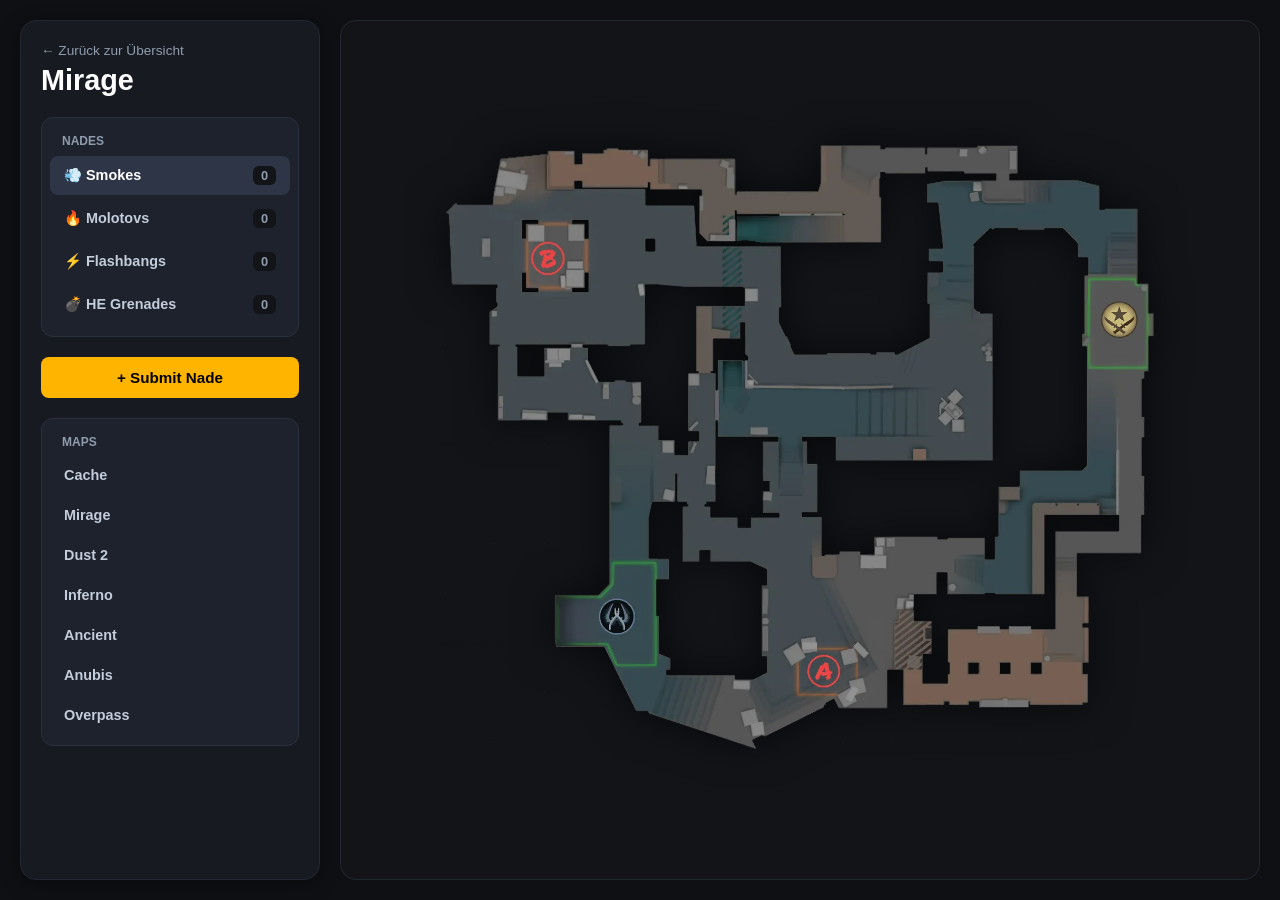
<file: Mirage.html>
<!DOCTYPE HTML>
<html lang="de">
<head>
    <!-- HIER ANPASSEN: Map-Name im Titel -->
    <title>Mirage - CS2 Nades</title>
    <meta charset="utf-8" />
    <meta name="viewport" content="width=device-width, initial-scale=1" />
    <style>
        * { box-sizing: border-box; }

        body {
            background-color: #0e1013;
            color: white;
            font-family: 'Segoe UI', Roboto, Helvetica, Arial, sans-serif;
            margin: 0;
            padding: 20px;
            display: flex;
            gap: 20px;
            height: 100vh;
            overflow: hidden;
        }

        /* Linke Seitenleiste */
        .sidebar {
            width: 300px;
            min-width: 300px;
            background: #171a21;
            padding: 20px;
            display: flex;
            flex-direction: column;
            gap: 20px;
            overflow-y: auto;
            border: 1px solid #222731;
            border-radius: 16px;
            box-shadow: 0 4px 20px rgba(0, 0, 0, 0.4);
        }

        .back-link {
            color: #8f9cae;
            text-decoration: none;
            font-size: 0.85rem;
            transition: color 0.2s;
        }
        .back-link:hover { color: #fff; }

        .map-header h1 {
            margin: 5px 0 0 0;
            font-size: 1.8rem;
        }

        .filter-box {
            background: #1e222d;
            border-radius: 12px;
            padding: 8px;
            border: 1px solid #2a303d;
        }

        .filter-title {
            font-size: 0.75rem;
            color: #8f9cae;
            text-transform: uppercase;
            font-weight: bold;
            padding: 8px 12px;
        }

        .filter-btn {
            display: flex;
            justify-content: space-between;
            align-items: center;
            width: 100%;
            padding: 10px 14px;
            margin-bottom: 4px;
            background: transparent;
            color: #c3cddb;
            border: none;
            border-radius: 8px;
            cursor: pointer;
            font-weight: 600;
            font-size: 0.9rem;
            transition: all 0.2s;
            text-align: left;
        }
        .filter-btn:hover { background: #282e3d; color: #fff; }
        .filter-btn.active { background: #2e3547; color: #fff; }

        .badge {
            background: #121418;
            padding: 2px 8px;
            border-radius: 6px;
            font-size: 0.8rem;
            color: #8f9cae;
        }

        .submit-btn {
            display: flex;
            justify-content: center;
            align-items: center;
            width: 100%;
            padding: 12px 14px;
            background: #ffb400;
            color: #000;
            border-radius: 8px;
            text-decoration: none;
            font-weight: bold;
            font-size: 0.95rem;
            transition: all 0.2s ease;
        }
        .submit-btn:hover { background: #e09e00; transform: translateY(-1px); }

        /* Rechter Radar-Bereich */
        .map-container {
            flex: 1;
            display: flex;
            flex-direction: column;
            justify-content: center;
            align-items: center;
            background: #121418;
            border: 1px solid #222731;
            border-radius: 16px;
            padding: 20px;
            height: calc(100vh - 40px);
            position: relative;
        }

        .radar-box {
            position: relative;
            display: inline-block;
        }

        .radar-img {
            height: 70vh;
            width: auto;
            max-width: 100%;
            display: block;
            border-radius: 12px;
            filter: drop-shadow(0 0 20px rgba(0,0,0,0.6));
        }

        /* Target Pins auf dem Radar */
        .target-pin {
            position: absolute;
            width: 32px;
            height: 32px;
            background: #ffb400;
            color: black;
            border-radius: 50%;
            display: flex;
            align-items: center;
            justify-content: center;
            font-weight: bold;
            font-size: 14px;
            cursor: pointer;
            transform: translate(-50%, -50%);
            border: 2px solid white;
            box-shadow: 0 0 12px rgba(0,0,0,0.6);
            transition: transform 0.2s ease;
            z-index: 5;
        }
        .target-pin:hover {
            transform: translate(-50%, -50%) scale(1.25);
            z-index: 10;
        }

        /* Abwurf-Pin direkt auf dem Haupt-Radar */
        .throw-pin {
            position: absolute;
            width: 36px;
            height: 36px;
            background: #3b82f6;
            color: white;
            border-radius: 50%;
            display: flex;
            align-items: center;
            justify-content: center;
            font-weight: bold;
            font-size: 16px;
            cursor: pointer;
            transform: translate(-50%, -50%);
            border: 2px solid white;
            box-shadow: 0 0 15px rgba(59, 130, 246, 0.9);
            transition: transform 0.2s ease;
            z-index: 5;
        }
        .throw-pin:hover {
            transform: translate(-50%, -50%) scale(1.3);
            z-index: 10;
        }

        .radar-controls {
            margin-top: 15px;
            display: flex;
            gap: 10px;
        }

        .reset-view-btn {
            background: #2a303d;
            color: #fff;
            border: none;
            padding: 8px 16px;
            border-radius: 8px;
            font-weight: bold;
            cursor: pointer;
            display: none;
            transition: background 0.2s;
        }
        .reset-view-btn:hover { background: #3b4252; }

        /* Pop-up Modal nur für das Video */
        .modal-overlay {
            display: none;
            position: fixed;
            top: 0; left: 0; right: 0; bottom: 0;
            background: rgba(0, 0, 0, 0.9);
            z-index: 100;
            justify-content: center;
            align-items: center;
            padding: 10px;
        }
        .modal-overlay.active { display: flex; }

        .modal-card {
            background: #171a21;
            border: 1px solid #2a303d;
            border-radius: 16px;
            width: 90vw;
            height: 90vh;
            max-width: 1400px;
            display: flex;
            flex-direction: column;
            padding: 20px 30px;
            box-shadow: 0 10px 50px rgba(0,0,0,0.95);
            position: relative;
        }

        .modal-header-area {
            display: flex;
            justify-content: space-between;
            align-items: center;
            margin-bottom: 15px;
        }

        .modal-close {
            background: rgba(255, 255, 255, 0.1);
            border: none;
            color: #8f9cae;
            font-size: 1.8rem;
            line-height: 1;
            width: 40px;
            height: 40px;
            border-radius: 50%;
            cursor: pointer;
            display: flex;
            align-items: center;
            justify-content: center;
            transition: all 0.2s;
        }
        .modal-close:hover { color: #fff; background: rgba(255, 255, 255, 0.2); }

        .modal-body {
            flex: 1;
            overflow-y: auto;
            display: flex;
            flex-direction: column;
            gap: 15px;
        }

        .throw-option {
            background: #1e222d;
            border: 1px solid #2a303d;
            border-radius: 12px;
            padding: 20px;
            display: flex;
            flex-direction: column;
            height: 100%;
        }

        .throw-header {
            display: flex;
            justify-content: space-between;
            align-items: center;
            margin-bottom: 12px;
        }

        .technique-badge {
            background: #ffb400;
            color: #000;
            padding: 6px 14px;
            border-radius: 6px;
            font-weight: bold;
            font-size: 0.95rem;
        }

        .video-container {
            position: relative;
            width: 100%;
            height: 60vh;
            background: #000;
            border-radius: 10px;
            overflow: hidden;
        }

        .video-container video {
            width: 100%;
            height: 100%;
            object-fit: contain;
            background: #000;
        }
    </style>
</head>
<body>

    <!-- Linke Seitenleiste -->
    <aside class="sidebar">
        <div>
            <a href="index.html" class="back-link">← Zurück zur Übersicht</a>
            <div class="map-header">
                <!-- HIER ANPASSEN: Name der Map in der Anzeige -->
                <h1 id="map-name-heading">Mirage</h1>
            </div>
        </div>

        <!-- Filter-Boxen -->
        <div class="filter-box">
            <div class="filter-title">Nades</div>
            <button class="filter-btn active">
                <span>💨 Smokes</span>
                <span class="badge" id="smoke-count">0</span>
            </button>
            <button class="filter-btn">
                <span>🔥 Molotovs</span>
                <span class="badge" id="molotov-count">0</span>
            </button>
            <button class="filter-btn">
                <span>⚡ Flashbangs</span>
                <span class="badge" id="flash-count">0</span>
            </button>
            <button class="filter-btn">
                <span>💣 HE Grenades</span>
                <span class="badge" id="he-count">0</span>
            </button>
        </div>

        <a href="submit.html" class="submit-btn">+ Submit Nade</a>

        <div class="filter-box">
            <div class="filter-title">Maps</div>
            <a href="cache.html" class="filter-btn" style="text-decoration:none;">Cache</a>
            <a href="mirage.html" class="filter-btn" style="text-decoration:none;">Mirage</a>
            <a href="dust2.html" class="filter-btn" style="text-decoration:none;">Dust 2</a>
            <a href="inferno.html" class="filter-btn" style="text-decoration:none;">Inferno</a>
            <a href="ancient.html" class="filter-btn" style="text-decoration:none;">Ancient</a>
            <a href="anubis.html" class="filter-btn" style="text-decoration:none;">Anubis</a>
            <a href="overpass.html" class="filter-btn" style="text-decoration:none;">Overpass</a>
        </div>
    </aside>

    <!-- Radar-Bereich (Hauptfenster) -->
    <main class="map-container">
        <div class="radar-box" id="radar-box">
            <!-- HIER ANPASSEN: Pfad zum Radar-Bild der jeweiligen Map (z.B. assets/images/mirage-radar.webp) -->
            <img src="assets/images/mirage-radar.webp" alt="Map Radar" class="radar-img" id="radar-img">
        </div>
        <div class="radar-controls">
            <button class="reset-view-btn" id="reset-btn" onclick="resetRadarView()">← Zurück zu allen Zielorten</button>
        </div>
    </main>

    <!-- Modal Fenster nur für Video -->
    <div class="modal-overlay" id="modal-overlay">
        <div class="modal-card">
            <div class="modal-header-area">
                <h2 id="modal-title" style="margin:0; color:#ffb400; font-size:1.5rem;">Wurf-Video</h2>
                <button class="modal-close" onclick="closeModal()">&times;</button>
            </div>
            <div class="modal-body" id="modal-content"></div>
        </div>
    </div>

    <script>
        // HIER TRÄGST DU SPÄTER DIE DATEN FÜR DIE MAP EIN
        const nadesData = [
            /* Beispiel-Eintrag:
            {
                id: "target-1",
                title: "Mirage Smoke: Stairs",
                type: "smoke", // Optionen: 'smoke', 'molotov', 'flash', 'he'
                targetPosition: { top: 40.0, left: 50.0 },
                throws: [
                    {
                        from: "T Spawn",
                        technique: "Jump Throw",
                        videoUrl: "assets/videos/mirage-stairs-smoke.mp4",
                        throwPosition: { top: 80.0, left: 30.0 }
                    }
                ]
            }
            */
        ];

        const radarBox = document.getElementById('radar-box');
        const resetBtn = document.getElementById('reset-btn');

        function renderTargetPins() {
            document.querySelectorAll('.target-pin, .throw-pin').forEach(p => p.remove());
            resetBtn.style.display = 'none';

            let smokeCount = 0, molotovCount = 0, flashCount = 0, heCount = 0;

            nadesData.forEach(nade => {
                if (nade.type === 'smoke') smokeCount++;
                if (nade.type === 'molotov') molotovCount++;
                if (nade.type === 'flash') flashCount++;
                if (nade.type === 'he') heCount++;

                const pin = document.createElement('div');
                pin.className = 'target-pin';
                pin.style.top = nade.targetPosition.top + '%';
                pin.style.left = nade.targetPosition.left + '%';
                pin.innerText = nade.throws.length;
                pin.title = `${nade.title} (${nade.throws.length} Wurfoptionen)`;

                pin.onclick = () => showThrowPinsForTarget(nade);
                radarBox.appendChild(pin);
            });

            document.getElementById('smoke-count').innerText = smokeCount;
            document.getElementById('molotov-count').innerText = molotovCount;
            document.getElementById('flash-count').innerText = flashCount;
            document.getElementById('he-count').innerText = heCount;
        }

        function showThrowPinsForTarget(nade) {
            document.querySelectorAll('.target-pin').forEach(p => p.remove());

            nade.throws.forEach(t => {
                const throwPin = document.createElement('div');
                throwPin.className = 'throw-pin';
                throwPin.style.top = t.throwPosition.top + '%';
                throwPin.style.left = t.throwPosition.left + '%';
                throwPin.innerHTML = '🏃';
                throwPin.title = `Wurf von ${t.from} (${t.technique})`;

                throwPin.onclick = () => openVideoModal(nade, t);
                radarBox.appendChild(throwPin);
            });

            resetBtn.style.display = 'block';
        }

        function resetRadarView() {
            renderTargetPins();
        }

        function openVideoModal(nade, throwObj) {
            document.getElementById('modal-title').innerText = `📹 ${nade.title} (Von ${throwObj.from})`;
            const contentContainer = document.getElementById('modal-content');
            
            contentContainer.innerHTML = `
                <div class="throw-option">
                    <div class="throw-header">
                        <strong style="font-size:1.2rem; color:#fff;">🏃 Von ${throwObj.from}</strong>
                        <span class="technique-badge">${throwObj.technique}</span>
                    </div>
                    <div class="video-container">
                        <video id="active-video" controls autoplay loop muted playsinline>
                            <source src="${throwObj.videoUrl}" type="video/mp4">
                            Dein Browser unterstützt kein HTML5-Video.
                        </video>
                    </div>
                </div>
            `;

            document.getElementById('modal-overlay').classList.add('active');

            const videoEl = document.getElementById('active-video');
            if (videoEl) {
                videoEl.load();
                let playPromise = videoEl.play();
                if (playPromise !== undefined) {
                    playPromise.catch(error => {
                        console.log("Autoplay blockiert:", error);
                    });
                }
            }
        }

        function closeModal() {
            document.getElementById('modal-overlay').classList.remove('active');
            document.getElementById('modal-content').innerHTML = '';
        }

        document.getElementById('modal-overlay').onclick = (e) => {
            if (e.target.id === 'modal-overlay') closeModal();
        };

        renderTargetPins();
    </script>
</body>
</html>
</file>
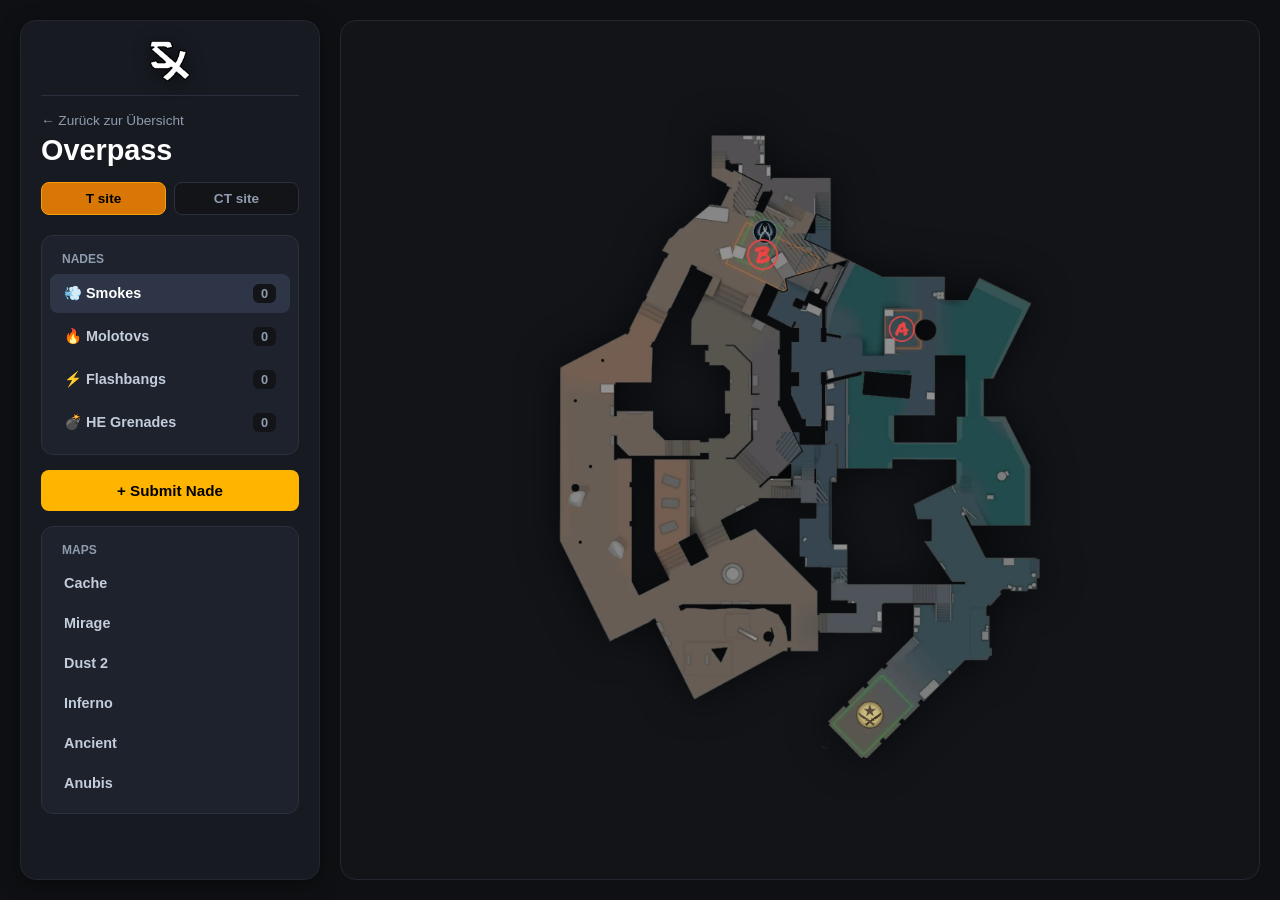
<file: overpass.html>
<!DOCTYPE HTML>
<html lang="de">
<head>
    <title>Overpass - CS2 Nades</title>
    <meta charset="utf-8" />
    <meta name="viewport" content="width=device-width, initial-scale=1" />
    <style>
        * { box-sizing: border-box; }
        body {
            background-color: #0e1013; color: white;
            font-family: 'Segoe UI', Roboto, Helvetica, Arial, sans-serif;
            margin: 0; padding: 20px; display: flex; gap: 20px; height: 100vh; overflow: hidden;
        }
        .sidebar {
            width: 300px; min-width: 300px; background: #171a21; padding: 20px;
            display: flex; flex-direction: column; gap: 15px; overflow-y: auto;
            border: 1px solid #222731; border-radius: 16px; box-shadow: 0 4px 20px rgba(0, 0, 0, 0.4);
        }
        .sidebar-logo-container { text-align: center; padding-bottom: 10px; border-bottom: 1px solid #2a303d; }
        .site-logo {
            height: 40px; width: auto; display: inline-block;
            transition: transform 0.2s ease, filter 0.2s ease; filter: drop-shadow(0 2px 8px rgba(0,0,0,0.5));
        }
        .site-logo:hover { transform: scale(1.05); filter: drop-shadow(0 4px 12px rgba(255,180,0,0.4)); }
        .back-link { color: #8f9cae; text-decoration: none; font-size: 0.85rem; transition: color 0.2s; }
        .back-link:hover { color: #fff; }
        .map-header h1 { margin: 5px 0 0 0; font-size: 1.8rem; }
        .side-filter-container { display: flex; gap: 8px; margin-bottom: 5px; }
        .side-btn {
            flex: 1; padding: 8px; background: #121418; color: #8f9cae;
            border: 1px solid #2a303d; border-radius: 8px; font-weight: bold; font-size: 0.85rem;
            cursor: pointer; transition: all 0.2s; text-align: center;
        }
        .side-btn:hover { background: #282e3d; color: #fff; }
        .side-btn.active.t-side { background: #d97706; color: #000; border-color: #f59e0b; }
        .side-btn.active.ct-side { background: #2563eb; color: #fff; border-color: #3b82f6; }
        .filter-box { background: #1e222d; border-radius: 12px; padding: 8px; border: 1px solid #2a303d; }
        .filter-title { font-size: 0.75rem; color: #8f9cae; text-transform: uppercase; font-weight: bold; padding: 8px 12px; }
        .filter-btn {
            display: flex; justify-content: space-between; align-items: center; width: 100%;
            padding: 10px 14px; margin-bottom: 4px; background: transparent; color: #c3cddb;
            border: none; border-radius: 8px; cursor: pointer; font-weight: 600; font-size: 0.9rem;
            transition: all 0.2s; text-align: left;
        }
        .filter-btn:hover { background: #282e3d; color: #fff; }
        .filter-btn.active { background: #2e3547; color: #fff; }
        .badge { background: #121418; padding: 2px 8px; border-radius: 6px; font-size: 0.8rem; color: #8f9cae; }
        .submit-btn {
            display: flex; justify-content: center; align-items: center; width: 100%;
            padding: 12px 14px; background: #ffb400; color: #000; border-radius: 8px;
            text-decoration: none; font-weight: bold; font-size: 0.95rem; transition: all 0.2s ease;
        }
        .submit-btn:hover { background: #e09e00; transform: translateY(-1px); }
        .map-container {
            flex: 1; display: flex; flex-direction: column; justify-content: center; align-items: center;
            background: #121418; border: 1px solid #222731; border-radius: 16px; padding: 20px;
            height: calc(100vh - 40px); position: relative;
        }
        .radar-box { position: relative; display: inline-block; }
        .radar-img { height: 70vh; width: auto; max-width: 100%; display: block; border-radius: 12px; filter: drop-shadow(0 0 20px rgba(0,0,0,0.6)); }
        .target-pin {
            position: absolute; width: 32px; height: 32px; background: #ffb400; color: black;
            border-radius: 50%; display: flex; align-items: center; justify-content: center;
            font-weight: bold; font-size: 14px; cursor: pointer; transform: translate(-50%, -50%);
            border: 2px solid white; box-shadow: 0 0 12px rgba(0,0,0,0.6); transition: transform 0.2s ease; z-index: 5;
        }
        .target-pin:hover { transform: translate(-50%, -50%) scale(1.25); z-index: 10; }
        .throw-pin {
            position: absolute; width: 36px; height: 36px; background: #3b82f6; color: white;
            border-radius: 50%; display: flex; align-items: center; justify-content: center;
            font-weight: bold; font-size: 16px; cursor: pointer; transform: translate(-50%, -50%);
            border: 2px solid white; box-shadow: 0 0 15px rgba(59, 130, 246, 0.9); transition: transform 0.2s ease; z-index: 5;
        }
        .throw-pin:hover { transform: translate(-50%, -50%) scale(1.3); z-index: 10; }
        .radar-controls { margin-top: 15px; display: flex; gap: 10px; }
        .reset-view-btn {
            background: #2a303d; color: #fff; border: none; padding: 8px 16px;
            border-radius: 8px; font-weight: bold; cursor: pointer; display: none; transition: background 0.2s;
        }
        .reset-view-btn:hover { background: #3b4252; }
        .modal-overlay {
            display: none; position: fixed; top: 0; left: 0; right: 0; bottom: 0;
            background: rgba(0, 0, 0, 0.9); z-index: 100; justify-content: center; align-items: center; padding: 10px;
        }
        .modal-overlay.active { display: flex; }
        .modal-card {
            background: #171a21; border: 1px solid #2a303d; border-radius: 16px; width: 90vw; height: 90vh;
            max-width: 1400px; display: flex; flex-direction: column; padding: 20px 30px; box-shadow: 0 10px 50px rgba(0,0,0,0.95); position: relative;
        }
        .modal-header-area { display: flex; justify-content: space-between; align-items: center; margin-bottom: 15px; }
        .modal-close {
            background: rgba(255, 255, 255, 0.1); border: none; color: #8f9cae; font-size: 1.8rem; line-height: 1;
            width: 40px; height: 40px; border-radius: 50%; cursor: pointer; display: flex; align-items: center; justify-content: center; transition: all 0.2s;
        }
        .modal-close:hover { color: #fff; background: rgba(255, 255, 255, 0.2); }
        .modal-body { flex: 1; overflow-y: auto; display: flex; flex-direction: column; gap: 15px; }
        .throw-option { background: #1e222d; border: 1px solid #2a303d; border-radius: 12px; padding: 20px; display: flex; flex-direction: column; height: 100%; }
        .throw-header { display: flex; justify-content: space-between; align-items: center; margin-bottom: 12px; }
        .technique-badge { background: #ffb400; color: #000; padding: 6px 14px; border-radius: 6px; font-weight: bold; font-size: 0.95rem; }
        .video-container { position: relative; width: 100%; height: 60vh; background: #000; border-radius: 10px; overflow: hidden; }
        .video-container video { width: 100%; height: 100%; object-fit: contain; background: #000; }
    </style>
</head>
<body>
    <aside class="sidebar">
        <div class="sidebar-logo-container">
            <a href="index.html"><img src="assets/images/sx.png" alt="CS2 Nades Logo" class="site-logo"></a>
        </div>
        <div>
            <a href="index.html" class="back-link">← Zurück zur Übersicht</a>
            <div class="map-header"><h1>Overpass</h1></div>
        </div>
        <div class="side-filter-container">
            <button class="side-btn t-side active" id="btn-side-t" onclick="setSideFilter('T')">T site</button>
            <button class="side-btn ct-side" id="btn-side-ct" onclick="setSideFilter('CT')">CT site</button>
        </div>
        <div class="filter-box">
            <div class="filter-title">Nades</div>
            <button class="filter-btn active" onclick="setNadeTypeFilter('smoke', this)"><span>💨 Smokes</span><span class="badge" id="smoke-count">0</span></button>
            <button class="filter-btn" onclick="setNadeTypeFilter('molotov', this)"><span>🔥 Molotovs</span><span class="badge" id="molotov-count">0</span></button>
            <button class="filter-btn" onclick="setNadeTypeFilter('flash', this)"><span>⚡ Flashbangs</span><span class="badge" id="flash-count">0</span></button>
            <button class="filter-btn" onclick="setNadeTypeFilter('he', this)"><span>💣 HE Grenades</span><span class="badge" id="he-count">0</span></button>
        </div>
        <a href="submit.html" class="submit-btn">+ Submit Nade</a>
        <div class="filter-box">
            <div class="filter-title">Maps</div>
            <a href="cache.html" class="filter-btn" style="text-decoration:none;">Cache</a>
            <a href="mirage.html" class="filter-btn" style="text-decoration:none;">Mirage</a>
            <a href="dust2.html" class="filter-btn" style="text-decoration:none;">Dust 2</a>
            <a href="inferno.html" class="filter-btn" style="text-decoration:none;">Inferno</a>
            <a href="ancient.html" class="filter-btn" style="text-decoration:none;">Ancient</a>
            <a href="anubis.html" class="filter-btn" style="text-decoration:none;">Anubis</a>
        </div>
    </aside>
    <main class="map-container">
        <div class="radar-box" id="radar-box">
            <img src="assets/images/overpass-radar.webp" alt="Overpass Radar" class="radar-img" id="radar-img">
        </div>
        <div class="radar-controls">
            <button class="reset-view-btn" id="reset-btn" onclick="resetRadarView()">← Zurück zu allen Zielorten</button>
        </div>
    </main>
    <div class="modal-overlay" id="modal-overlay">
        <div class="modal-card">
            <div class="modal-header-area">
                <h2 id="modal-title" style="margin:0; color:#ffb400; font-size:1.5rem;">Wurf-Video</h2>
                <button class="modal-close" onclick="closeModal()">&times;</button>
            </div>
            <div class="modal-body" id="modal-content"></div>
        </div>
    </div>
    <script>
        // DATEN FÜR Nades (mit Eigenschaft side: "T" oder "CT")
        const nadesData = [
            /* Beispiel-Eintrag für Nades:
            {
                id: "target-1",
                title: "Dust 2 Smoke: Long A Crossing",
                side: "T", // "T" oder "CT"
                targetPosition: { top: 40.0, left: 50.0 },
                throws: [
                    {
                        from: "T Spawn",
                        technique: "Standard",
                        videoUrl: "assets/videos/map-location-nadetype.mp4",
                        throwPosition: { top: 80.0, left: 30.0 }
                    }
                ]
            }
            */
        ];
        let currentSide = "T";
        let currentType = "smoke";
        const radarBox = document.getElementById('radar-box');
        const resetBtn = document.getElementById('reset-btn');
        function setSideFilter(side) {
            currentSide = side;
            if(side === 'T') {
                document.getElementById('btn-side-t').classList.add('active');
                document.getElementById('btn-side-ct').classList.remove('active');
            } else {
                document.getElementById('btn-side-ct').classList.add('active');
                document.getElementById('btn-side-t').classList.remove('active');
            }
            renderTargetPins();
        }
        function setNadeTypeFilter(type, btnElement) {
            currentType = type;
            document.querySelectorAll('.filter-box .filter-btn').forEach(b => b.classList.remove('active'));
            btnElement.classList.add('active');
            renderTargetPins();
        }
        function renderTargetPins() {
            document.querySelectorAll('.target-pin, .throw-pin').forEach(p => p.remove());
            resetBtn.style.display = 'none';
            nadesData.forEach(nade => {
                const validThrowsForSide = nade.throws.filter(t => t.side === currentSide);
                if (nade.type === currentType && validThrowsForSide.length > 0) {
                    const pin = document.createElement('div');
                    pin.className = 'target-pin';
                    pin.style.top = nade.targetPosition.top + '%';
                    pin.style.left = nade.targetPosition.left + '%';
                    pin.innerText = validThrowsForSide.length;
                    pin.title = `${nade.title} (${validThrowsForSide.length} Wurfoptionen)`;
                    pin.onclick = () => showThrowPinsForTarget(nade, validThrowsForSide);
                    radarBox.appendChild(pin);
                }
            });
            document.getElementById('smoke-count').innerText = nadesData.filter(n => n.type === 'smoke' && n.throws.some(t => t.side === currentSide)).length;
            document.getElementById('molotov-count').innerText = nadesData.filter(n => n.type === 'molotov' && n.throws.some(t => t.side === currentSide)).length;
            document.getElementById('flash-count').innerText = nadesData.filter(n => n.type === 'flash' && n.throws.some(t => t.side === currentSide)).length;
            document.getElementById('he-count').innerText = nadesData.filter(n => n.type === 'he' && n.throws.some(t => t.side === currentSide)).length;
        }
        function showThrowPinsForTarget(nade, validThrows) {
            document.querySelectorAll('.target-pin').forEach(p => p.remove());
            validThrows.forEach(t => {
                const throwPin = document.createElement('div');
                throwPin.className = 'throw-pin';
                throwPin.style.top = t.throwPosition.top + '%';
                throwPin.style.left = t.throwPosition.left + '%';
                throwPin.innerHTML = '🏃';
                throwPin.title = `Wurf von ${t.from} (${t.technique})`;
                throwPin.onclick = () => openVideoModal(nade, t);
                radarBox.appendChild(throwPin);
            });
            resetBtn.style.display = 'block';
        }
        function resetRadarView() { renderTargetPins(); }
        function openVideoModal(nade, throwObj) {
            document.getElementById('modal-title').innerText = `📹 ${nade.title} (Von ${throwObj.from})`;
            const contentContainer = document.getElementById('modal-content');
            contentContainer.innerHTML = `
                <div class="throw-option">
                    <div class="throw-header">
                        <strong style="font-size:1.2rem; color:#fff;">🏃 Von ${throwObj.from}</strong>
                        <span class="technique-badge">${throwObj.technique}</span>
                    </div>
                    <div class="video-container">
                        <video id="active-video" controls autoplay loop muted playsinline>
                            <source src="${throwObj.videoUrl}" type="video/mp4">
                            Dein Browser unterstützt kein HTML5-Video.
                        </video>
                    </div>
                </div>
            `;
            document.getElementById('modal-overlay').classList.add('active');
            const videoEl = document.getElementById('active-video');
            if (videoEl) {
                videoEl.load();
                let playPromise = videoEl.play();
                if (playPromise !== undefined) {
                    playPromise.catch(error => { console.log("Autoplay blockiert:", error); });
                }
            }
        }
        function closeModal() {
            document.getElementById('modal-overlay').classList.remove('active');
            document.getElementById('modal-content').innerHTML = '';
        }
        document.getElementById('modal-overlay').onclick = (e) => {
            if (e.target.id === 'modal-overlay') closeModal();
        };
        renderTargetPins();
    </script>
</body>
</html>
</file>
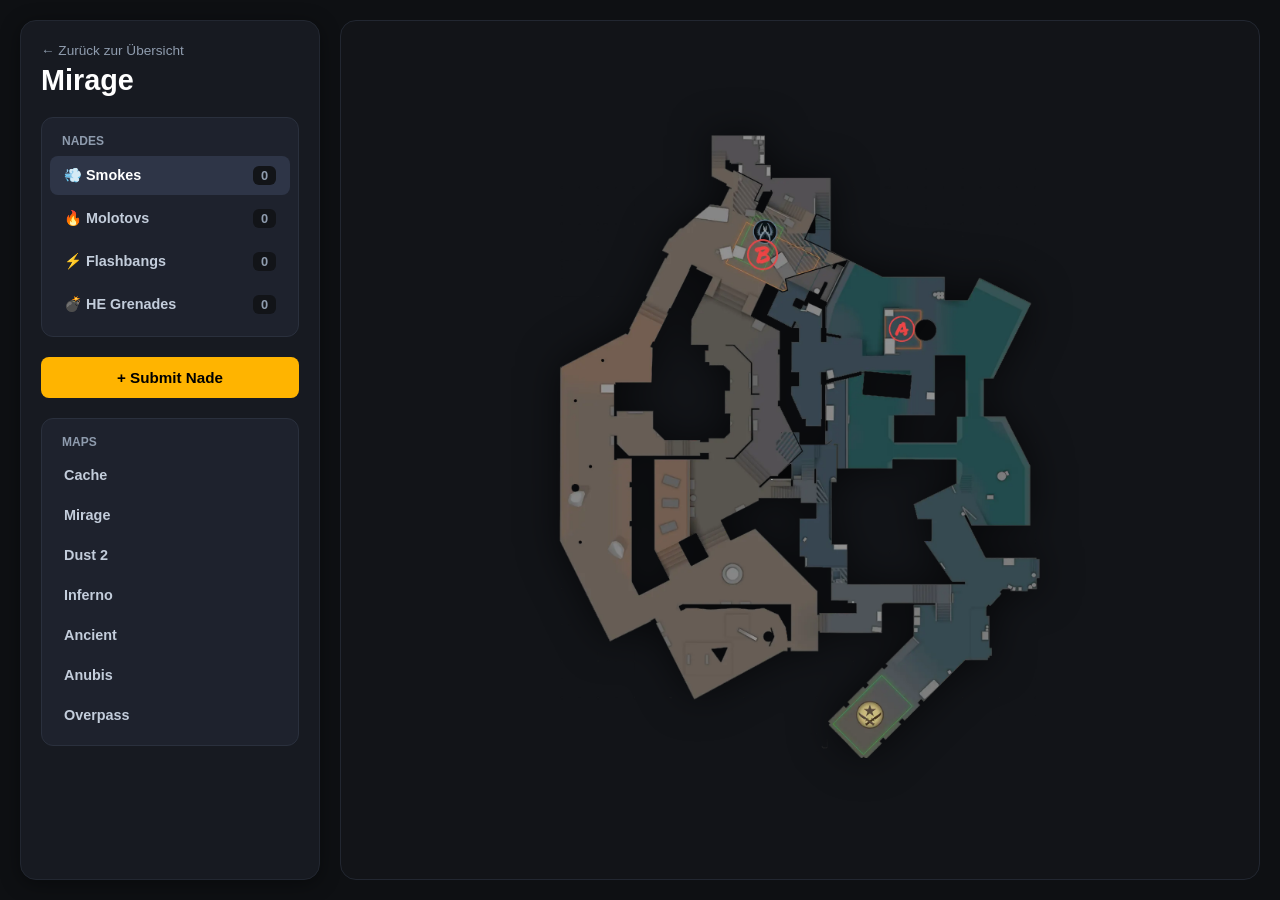
<file: Overpass.html>
<!DOCTYPE HTML>
<html lang="de">
<head>
    <!-- HIER ANPASSEN: Map-Name im Titel -->
    <title>Overpass - CS2 Nades</title>
    <meta charset="utf-8" />
    <meta name="viewport" content="width=device-width, initial-scale=1" />
    <style>
        * { box-sizing: border-box; }

        body {
            background-color: #0e1013;
            color: white;
            font-family: 'Segoe UI', Roboto, Helvetica, Arial, sans-serif;
            margin: 0;
            padding: 20px;
            display: flex;
            gap: 20px;
            height: 100vh;
            overflow: hidden;
        }

        /* Linke Seitenleiste */
        .sidebar {
            width: 300px;
            min-width: 300px;
            background: #171a21;
            padding: 20px;
            display: flex;
            flex-direction: column;
            gap: 20px;
            overflow-y: auto;
            border: 1px solid #222731;
            border-radius: 16px;
            box-shadow: 0 4px 20px rgba(0, 0, 0, 0.4);
        }

        .back-link {
            color: #8f9cae;
            text-decoration: none;
            font-size: 0.85rem;
            transition: color 0.2s;
        }
        .back-link:hover { color: #fff; }

        .map-header h1 {
            margin: 5px 0 0 0;
            font-size: 1.8rem;
        }

        .filter-box {
            background: #1e222d;
            border-radius: 12px;
            padding: 8px;
            border: 1px solid #2a303d;
        }

        .filter-title {
            font-size: 0.75rem;
            color: #8f9cae;
            text-transform: uppercase;
            font-weight: bold;
            padding: 8px 12px;
        }

        .filter-btn {
            display: flex;
            justify-content: space-between;
            align-items: center;
            width: 100%;
            padding: 10px 14px;
            margin-bottom: 4px;
            background: transparent;
            color: #c3cddb;
            border: none;
            border-radius: 8px;
            cursor: pointer;
            font-weight: 600;
            font-size: 0.9rem;
            transition: all 0.2s;
            text-align: left;
        }
        .filter-btn:hover { background: #282e3d; color: #fff; }
        .filter-btn.active { background: #2e3547; color: #fff; }

        .badge {
            background: #121418;
            padding: 2px 8px;
            border-radius: 6px;
            font-size: 0.8rem;
            color: #8f9cae;
        }

        .submit-btn {
            display: flex;
            justify-content: center;
            align-items: center;
            width: 100%;
            padding: 12px 14px;
            background: #ffb400;
            color: #000;
            border-radius: 8px;
            text-decoration: none;
            font-weight: bold;
            font-size: 0.95rem;
            transition: all 0.2s ease;
        }
        .submit-btn:hover { background: #e09e00; transform: translateY(-1px); }

        /* Rechter Radar-Bereich */
        .map-container {
            flex: 1;
            display: flex;
            flex-direction: column;
            justify-content: center;
            align-items: center;
            background: #121418;
            border: 1px solid #222731;
            border-radius: 16px;
            padding: 20px;
            height: calc(100vh - 40px);
            position: relative;
        }

        .radar-box {
            position: relative;
            display: inline-block;
        }

        .radar-img {
            height: 70vh;
            width: auto;
            max-width: 100%;
            display: block;
            border-radius: 12px;
            filter: drop-shadow(0 0 20px rgba(0,0,0,0.6));
        }

        /* Target Pins auf dem Radar */
        .target-pin {
            position: absolute;
            width: 32px;
            height: 32px;
            background: #ffb400;
            color: black;
            border-radius: 50%;
            display: flex;
            align-items: center;
            justify-content: center;
            font-weight: bold;
            font-size: 14px;
            cursor: pointer;
            transform: translate(-50%, -50%);
            border: 2px solid white;
            box-shadow: 0 0 12px rgba(0,0,0,0.6);
            transition: transform 0.2s ease;
            z-index: 5;
        }
        .target-pin:hover {
            transform: translate(-50%, -50%) scale(1.25);
            z-index: 10;
        }

        /* Abwurf-Pin direkt auf dem Haupt-Radar */
        .throw-pin {
            position: absolute;
            width: 36px;
            height: 36px;
            background: #3b82f6;
            color: white;
            border-radius: 50%;
            display: flex;
            align-items: center;
            justify-content: center;
            font-weight: bold;
            font-size: 16px;
            cursor: pointer;
            transform: translate(-50%, -50%);
            border: 2px solid white;
            box-shadow: 0 0 15px rgba(59, 130, 246, 0.9);
            transition: transform 0.2s ease;
            z-index: 5;
        }
        .throw-pin:hover {
            transform: translate(-50%, -50%) scale(1.3);
            z-index: 10;
        }

        .radar-controls {
            margin-top: 15px;
            display: flex;
            gap: 10px;
        }

        .reset-view-btn {
            background: #2a303d;
            color: #fff;
            border: none;
            padding: 8px 16px;
            border-radius: 8px;
            font-weight: bold;
            cursor: pointer;
            display: none;
            transition: background 0.2s;
        }
        .reset-view-btn:hover { background: #3b4252; }

        /* Pop-up Modal nur für das Video */
        .modal-overlay {
            display: none;
            position: fixed;
            top: 0; left: 0; right: 0; bottom: 0;
            background: rgba(0, 0, 0, 0.9);
            z-index: 100;
            justify-content: center;
            align-items: center;
            padding: 10px;
        }
        .modal-overlay.active { display: flex; }

        .modal-card {
            background: #171a21;
            border: 1px solid #2a303d;
            border-radius: 16px;
            width: 90vw;
            height: 90vh;
            max-width: 1400px;
            display: flex;
            flex-direction: column;
            padding: 20px 30px;
            box-shadow: 0 10px 50px rgba(0,0,0,0.95);
            position: relative;
        }

        .modal-header-area {
            display: flex;
            justify-content: space-between;
            align-items: center;
            margin-bottom: 15px;
        }

        .modal-close {
            background: rgba(255, 255, 255, 0.1);
            border: none;
            color: #8f9cae;
            font-size: 1.8rem;
            line-height: 1;
            width: 40px;
            height: 40px;
            border-radius: 50%;
            cursor: pointer;
            display: flex;
            align-items: center;
            justify-content: center;
            transition: all 0.2s;
        }
        .modal-close:hover { color: #fff; background: rgba(255, 255, 255, 0.2); }

        .modal-body {
            flex: 1;
            overflow-y: auto;
            display: flex;
            flex-direction: column;
            gap: 15px;
        }

        .throw-option {
            background: #1e222d;
            border: 1px solid #2a303d;
            border-radius: 12px;
            padding: 20px;
            display: flex;
            flex-direction: column;
            height: 100%;
        }

        .throw-header {
            display: flex;
            justify-content: space-between;
            align-items: center;
            margin-bottom: 12px;
        }

        .technique-badge {
            background: #ffb400;
            color: #000;
            padding: 6px 14px;
            border-radius: 6px;
            font-weight: bold;
            font-size: 0.95rem;
        }

        .video-container {
            position: relative;
            width: 100%;
            height: 60vh;
            background: #000;
            border-radius: 10px;
            overflow: hidden;
        }

        .video-container video {
            width: 100%;
            height: 100%;
            object-fit: contain;
            background: #000;
        }
    </style>
</head>
<body>

    <!-- Linke Seitenleiste -->
    <aside class="sidebar">
        <div>
            <a href="index.html" class="back-link">← Zurück zur Übersicht</a>
            <div class="map-header">
                <!-- HIER ANPASSEN: Name der Map in der Anzeige -->
                <h1 id="map-name-heading">Mirage</h1>
            </div>
        </div>

        <!-- Filter-Boxen -->
        <div class="filter-box">
            <div class="filter-title">Nades</div>
            <button class="filter-btn active">
                <span>💨 Smokes</span>
                <span class="badge" id="smoke-count">0</span>
            </button>
            <button class="filter-btn">
                <span>🔥 Molotovs</span>
                <span class="badge" id="molotov-count">0</span>
            </button>
            <button class="filter-btn">
                <span>⚡ Flashbangs</span>
                <span class="badge" id="flash-count">0</span>
            </button>
            <button class="filter-btn">
                <span>💣 HE Grenades</span>
                <span class="badge" id="he-count">0</span>
            </button>
        </div>

        <a href="submit.html" class="submit-btn">+ Submit Nade</a>

        <div class="filter-box">
            <div class="filter-title">Maps</div>
            <a href="cache.html" class="filter-btn" style="text-decoration:none;">Cache</a>
            <a href="mirage.html" class="filter-btn" style="text-decoration:none;">Mirage</a>
            <a href="dust2.html" class="filter-btn" style="text-decoration:none;">Dust 2</a>
            <a href="inferno.html" class="filter-btn" style="text-decoration:none;">Inferno</a>
            <a href="ancient.html" class="filter-btn" style="text-decoration:none;">Ancient</a>
            <a href="anubis.html" class="filter-btn" style="text-decoration:none;">Anubis</a>
            <a href="overpass.html" class="filter-btn" style="text-decoration:none;">Overpass</a>
        </div>
    </aside>

    <!-- Radar-Bereich (Hauptfenster) -->
    <main class="map-container">
        <div class="radar-box" id="radar-box">
            <!-- HIER ANPASSEN: Pfad zum Radar-Bild der jeweiligen Map (z.B. assets/images/mirage-radar.webp) -->
            <img src="assets/images/overpass-radar.webp" alt="Map Radar" class="radar-img" id="radar-img">
        </div>
        <div class="radar-controls">
            <button class="reset-view-btn" id="reset-btn" onclick="resetRadarView()">← Zurück zu allen Zielorten</button>
        </div>
    </main>

    <!-- Modal Fenster nur für Video -->
    <div class="modal-overlay" id="modal-overlay">
        <div class="modal-card">
            <div class="modal-header-area">
                <h2 id="modal-title" style="margin:0; color:#ffb400; font-size:1.5rem;">Wurf-Video</h2>
                <button class="modal-close" onclick="closeModal()">&times;</button>
            </div>
            <div class="modal-body" id="modal-content"></div>
        </div>
    </div>

    <script>
        // HIER TRÄGST DU SPÄTER DIE DATEN FÜR DIE MAP EIN
        const nadesData = [
            /* Beispiel-Eintrag:
            {
                id: "target-1",
                title: "Mirage Smoke: Stairs",
                type: "smoke", // Optionen: 'smoke', 'molotov', 'flash', 'he'
                targetPosition: { top: 40.0, left: 50.0 },
                throws: [
                    {
                        from: "T Spawn",
                        technique: "Jump Throw",
                        videoUrl: "assets/videos/mirage-stairs-smoke.mp4",
                        throwPosition: { top: 80.0, left: 30.0 }
                    }
                ]
            }
            */
        ];

        const radarBox = document.getElementById('radar-box');
        const resetBtn = document.getElementById('reset-btn');

        function renderTargetPins() {
            document.querySelectorAll('.target-pin, .throw-pin').forEach(p => p.remove());
            resetBtn.style.display = 'none';

            let smokeCount = 0, molotovCount = 0, flashCount = 0, heCount = 0;

            nadesData.forEach(nade => {
                if (nade.type === 'smoke') smokeCount++;
                if (nade.type === 'molotov') molotovCount++;
                if (nade.type === 'flash') flashCount++;
                if (nade.type === 'he') heCount++;

                const pin = document.createElement('div');
                pin.className = 'target-pin';
                pin.style.top = nade.targetPosition.top + '%';
                pin.style.left = nade.targetPosition.left + '%';
                pin.innerText = nade.throws.length;
                pin.title = `${nade.title} (${nade.throws.length} Wurfoptionen)`;

                pin.onclick = () => showThrowPinsForTarget(nade);
                radarBox.appendChild(pin);
            });

            document.getElementById('smoke-count').innerText = smokeCount;
            document.getElementById('molotov-count').innerText = molotovCount;
            document.getElementById('flash-count').innerText = flashCount;
            document.getElementById('he-count').innerText = heCount;
        }

        function showThrowPinsForTarget(nade) {
            document.querySelectorAll('.target-pin').forEach(p => p.remove());

            nade.throws.forEach(t => {
                const throwPin = document.createElement('div');
                throwPin.className = 'throw-pin';
                throwPin.style.top = t.throwPosition.top + '%';
                throwPin.style.left = t.throwPosition.left + '%';
                throwPin.innerHTML = '🏃';
                throwPin.title = `Wurf von ${t.from} (${t.technique})`;

                throwPin.onclick = () => openVideoModal(nade, t);
                radarBox.appendChild(throwPin);
            });

            resetBtn.style.display = 'block';
        }

        function resetRadarView() {
            renderTargetPins();
        }

        function openVideoModal(nade, throwObj) {
            document.getElementById('modal-title').innerText = `📹 ${nade.title} (Von ${throwObj.from})`;
            const contentContainer = document.getElementById('modal-content');
            
            contentContainer.innerHTML = `
                <div class="throw-option">
                    <div class="throw-header">
                        <strong style="font-size:1.2rem; color:#fff;">🏃 Von ${throwObj.from}</strong>
                        <span class="technique-badge">${throwObj.technique}</span>
                    </div>
                    <div class="video-container">
                        <video id="active-video" controls autoplay loop muted playsinline>
                            <source src="${throwObj.videoUrl}" type="video/mp4">
                            Dein Browser unterstützt kein HTML5-Video.
                        </video>
                    </div>
                </div>
            `;

            document.getElementById('modal-overlay').classList.add('active');

            const videoEl = document.getElementById('active-video');
            if (videoEl) {
                videoEl.load();
                let playPromise = videoEl.play();
                if (playPromise !== undefined) {
                    playPromise.catch(error => {
                        console.log("Autoplay blockiert:", error);
                    });
                }
            }
        }

        function closeModal() {
            document.getElementById('modal-overlay').classList.remove('active');
            document.getElementById('modal-content').innerHTML = '';
        }

        document.getElementById('modal-overlay').onclick = (e) => {
            if (e.target.id === 'modal-overlay') closeModal();
        };

        renderTargetPins();
    </script>
</body>
</html>
</file>
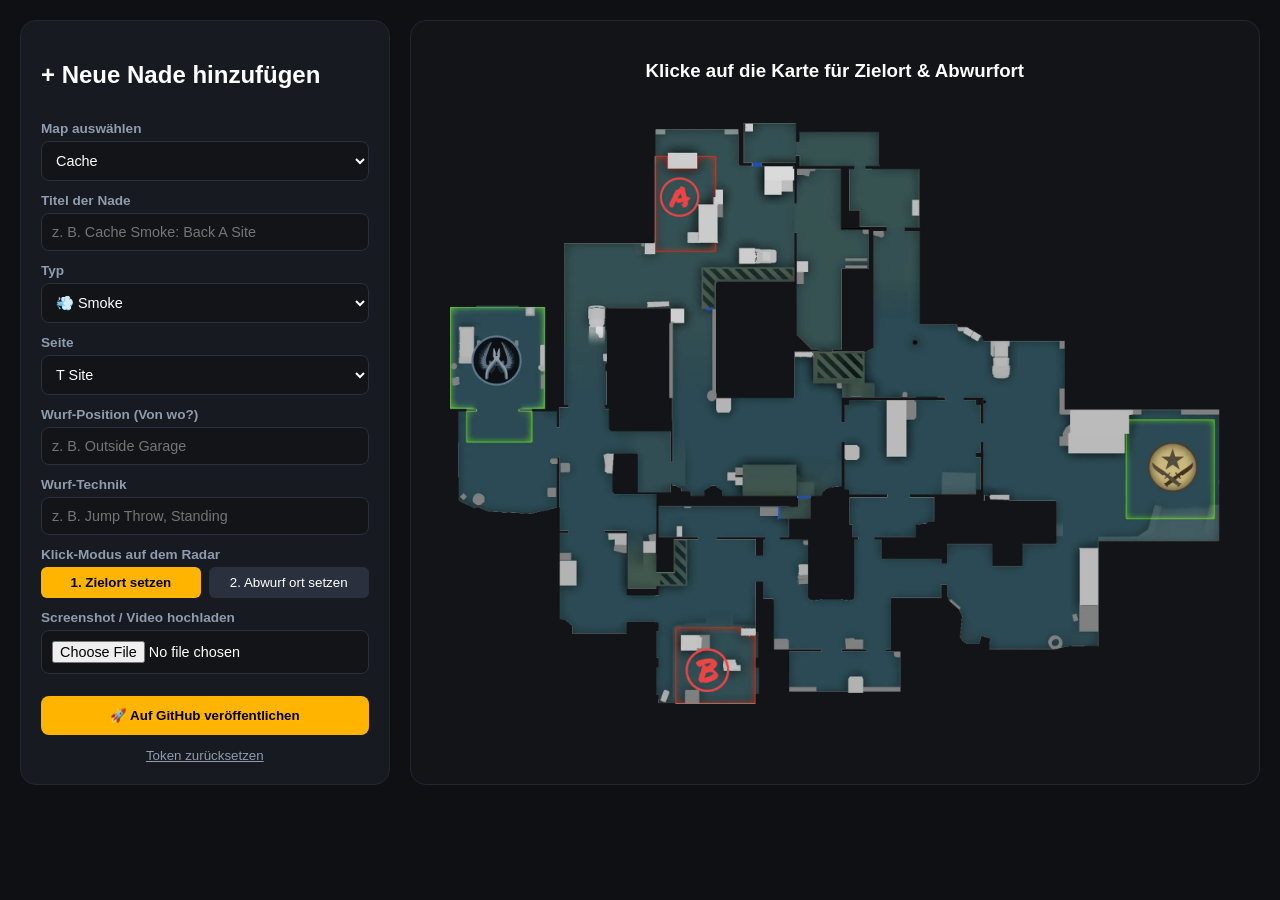
<file: submit.html>
<!DOCTYPE HTML>
<html lang="de">
<head>
    <title>Submit Nade - CS2 Nades</title>
    <meta charset="utf-8" />
    <meta name="viewport" content="width=device-width, initial-scale=1" />
    <style>
        * { box-sizing: border-box; }
        body {
            background-color: #0e1013;
            color: white;
            font-family: 'Segoe UI', Roboto, sans-serif;
            margin: 0;
            padding: 20px;
            display: flex;
            gap: 20px;
        }
        .form-container {
            width: 400px;
            background: #171a21;
            padding: 20px;
            border-radius: 16px;
            border: 1px solid #222731;
            display: flex;
            flex-direction: column;
            gap: 12px;
        }
        .form-group {
            display: flex;
            flex-direction: column;
            gap: 5px;
        }
        label { font-size: 0.85rem; color: #8f9cae; font-weight: bold; }
        input, select, textarea {
            background: #121418;
            border: 1px solid #2a303d;
            color: #fff;
            padding: 10px;
            border-radius: 8px;
            font-size: 0.9rem;
        }
        .map-preview-container {
            flex: 1;
            background: #121418;
            border: 1px solid #222731;
            border-radius: 16px;
            padding: 20px;
            display: flex;
            flex-direction: column;
            align-items: center;
        }
        .radar-box {
            position: relative;
            display: inline-block;
            cursor: crosshair;
        }
        .radar-img {
            height: 70vh;
            width: auto;
            border-radius: 12px;
        }
        .pin {
            position: absolute;
            width: 24px;
            height: 24px;
            border-radius: 50%;
            transform: translate(-50%, -50%);
            display: flex;
            align-items: center;
            justify-content: center;
            font-size: 12px;
            font-weight: bold;
            border: 2px solid #fff;
        }
        .target-pin-preview { background: #ffb400; color: #000; }
        .throw-pin-preview { background: #3b82f6; color: #fff; }
        .submit-btn {
            background: #ffb400;
            color: #000;
            border: none;
            padding: 12px;
            border-radius: 8px;
            font-weight: bold;
            cursor: pointer;
            margin-top: 10px;
        }
        .submit-btn:hover { background: #e09e00; }
        .mode-btn-container { display: flex; gap: 8px; }
        .mode-btn {
            flex: 1; padding: 8px; background: #2a303d; color: #fff;
            border: none; border-radius: 6px; cursor: pointer;
        }
        .mode-btn.active { background: #ffb400; color: #000; font-weight: bold; }
    </style>
</head>
<body>

    <div class="form-container">
        <h2>+ Neue Nade hinzufügen</h2>

        <div class="form-group">
            <label>Map auswählen</label>
            <select id="map-select" onchange="changeMapRadar()">
                <option value="cache.json" data-img="assets/images/cache-radar.webp">Cache</option>
                <option value="mirage.json" data-img="assets/images/mirage-radar.webp">Mirage</option>
                <option value="dust2.json" data-img="assets/images/dust2-radar.webp">Dust 2</option>
                <option value="inferno.json" data-img="assets/images/inferno-radar.webp">Inferno</option>
            </select>
        </div>

        <div class="form-group">
            <label>Titel der Nade</label>
            <input type="text" id="title" placeholder="z. B. Cache Smoke: Back A Site">
        </div>

        <div class="form-group">
            <label>Typ</label>
            <select id="type">
                <option value="smoke">💨 Smoke</option>
                <option value="molotov">🔥 Molotov</option>
                <option value="flash">⚡ Flashbang</option>
                <option value="he">💣 HE Grenade</option>
            </select>
        </div>

        <div class="form-group">
            <label>Seite</label>
            <select id="side">
                <option value="T">T Site</option>
                <option value="CT">CT Site</option>
            </select>
        </div>

        <div class="form-group">
            <label>Wurf-Position (Von wo?)</label>
            <input type="text" id="from" placeholder="z. B. Outside Garage">
        </div>

        <div class="form-group">
            <label>Wurf-Technik</label>
            <input type="text" id="technique" placeholder="z. B. Jump Throw, Standing">
        </div>

        <div class="form-group">
            <label>Klick-Modus auf dem Radar</label>
            <div class="mode-btn-container">
                <button type="button" class="mode-btn active" id="btn-target" onclick="setClickMode('target')">1. Zielort setzen</button>
                <button type="button" class="mode-btn" id="btn-throw" onclick="setClickMode('throw')">2. Abwurf ort setzen</button>
            </div>
        </div>

        <div class="form-group">
            <label>Screenshot / Video hochladen</label>
            <input type="file" id="screenshot-file" accept="image/*">
        </div>

        <button type="button" class="submit-btn" onclick="handleSubmit()">🚀 Auf GitHub veröffentlichen</button>
        <button type="button" style="background:transparent; border:none; color:#8f9cae; cursor:pointer; text-decoration:underline;" onclick="resetGitHubToken()">Token zurücksetzen</button>
    </div>

    <div class="map-preview-container">
        <h3>Klicke auf die Karte für Zielort & Abwurfort</h3>
        <div class="radar-box" id="radar-box" onclick="handleRadarClick(event)">
            <img src="assets/images/cache-radar.webp" id="radar-img" class="radar-img">
        </div>
    </div>

    <script src="submit.js"></script>
    <script>
        let clickMode = 'target';
        let targetPos = null;
        let throwPos = null;

        function setClickMode(mode) {
            clickMode = mode;
            document.getElementById('btn-target').classList.toggle('active', mode === 'target');
            document.getElementById('btn-throw').classList.toggle('active', mode === 'throw');
        }

        function changeMapRadar() {
            const select = document.getElementById('map-select');
            const selectedOption = select.options[select.selectedIndex];
            document.getElementById('radar-img').src = selectedOption.getAttribute('data-img');
            targetPos = null;
            throwPos = null;
            renderPreviewPins();
        }

        function handleRadarClick(e) {
            const rect = e.currentTarget.getBoundingClientRect();
            const left = Math.round(((e.clientX - rect.left) / rect.width) * 1000) / 10;
            const top = Math.round(((e.clientY - rect.top) / rect.height) * 1000) / 10;

            if (clickMode === 'target') {
                targetPos = { top, left };
                setClickMode('throw'); // Automatisch zum Abwurfort wechseln
            } else {
                throwPos = { top, left };
            }
            renderPreviewPins();
        }

        function renderPreviewPins() {
            document.querySelectorAll('.pin').forEach(p => p.remove());
            const box = document.getElementById('radar-box');

            if (targetPos) {
                const pin = document.createElement('div');
                pin.className = 'pin target-pin-preview';
                pin.style.top = targetPos.top + '%';
                pin.style.left = targetPos.left + '%';
                pin.innerText = '🎯';
                box.appendChild(pin);
            }

            if (throwPos) {
                const pin = document.createElement('div');
                pin.className = 'pin throw-pin-preview';
                pin.style.top = throwPos.top + '%';
                pin.style.left = throwPos.left + '%';
                pin.innerText = '🏃';
                box.appendChild(pin);
            }
        }

        async function handleSubmit() {
            const mapJson = document.getElementById('map-select').value;
            const title = document.getElementById('title').value;
            const type = document.getElementById('type').value;
            const side = document.getElementById('side').value;
            const from = document.getElementById('from').value;
            const technique = document.getElementById('technique').value;
            const fileInput = document.getElementById('screenshot-file');

            if (!title || !from || !targetPos || !throwPos || fileInput.files.length === 0) {
                return alert("Bitte fülle alle Felder aus, wähle Ziel- & Abwurfort auf dem Radar und füge ein Bild an!");
            }

            try {
                // 1. Screenshot auf GitHub hochladen
                const file = fileInput.files[0];
                const uploadedImagePath = await uploadImageToGitHub(file);

                // 2. Nade-Objekt bauen
                const newNade = {
                    id: "target-" + Date.now(),
                    title: title,
                    type: type,
                    targetPosition: targetPos,
                    throws: [{
                        side: side,
                        from: from,
                        technique: technique,
                        imageUrl: uploadedImagePath,
                        throwPosition: throwPos
                    }]
                };

                // 3. Auf GitHub in der JSON-Datei speichern
                await saveNadeToGitHub(mapJson, newNade);

            } catch (err) {
                console.error(err);
            }
        }
    </script>
</body>
</html>
</file>
<file: style.css>
* {
  box-sizing: border-box;
}

:root {
  --background: rgb(41, 41, 48);
  --text: rgb(196, 196, 196);
  --accent: rgb(255, 0, 76);
}

html,
body {
  width: 100%;
  min-height: 100%;
  margin: 0;
}

body {
  min-height: 100vh;
  background: var(--background);
  color: var(--text);
  font-family: Arial, Helvetica, sans-serif;
}

.landing-page {
  display: grid;
  min-height: 100vh;
  place-items: center;
}

.title-block {
  display: inline-flex;
  flex-direction: column;
  align-items: center;
  justify-content: center;
}

h1 {
  margin: 0;
  color: var(--accent);
  font-size: clamp(4rem, 14vw, 12rem);
  font-weight: 800;
  letter-spacing: 0.08em;
  line-height: 0.9;
  text-transform: uppercase;
}

.coming-soon {
  margin-top: 8px;
  color: var(--text);
  font-size: clamp(0.7rem, 1.8vw, 1.3rem);
  font-weight: 500;
  letter-spacing: 0.22em;
  text-transform: lowercase;
  text-align: center;
  width: 100%;
}
</file>
